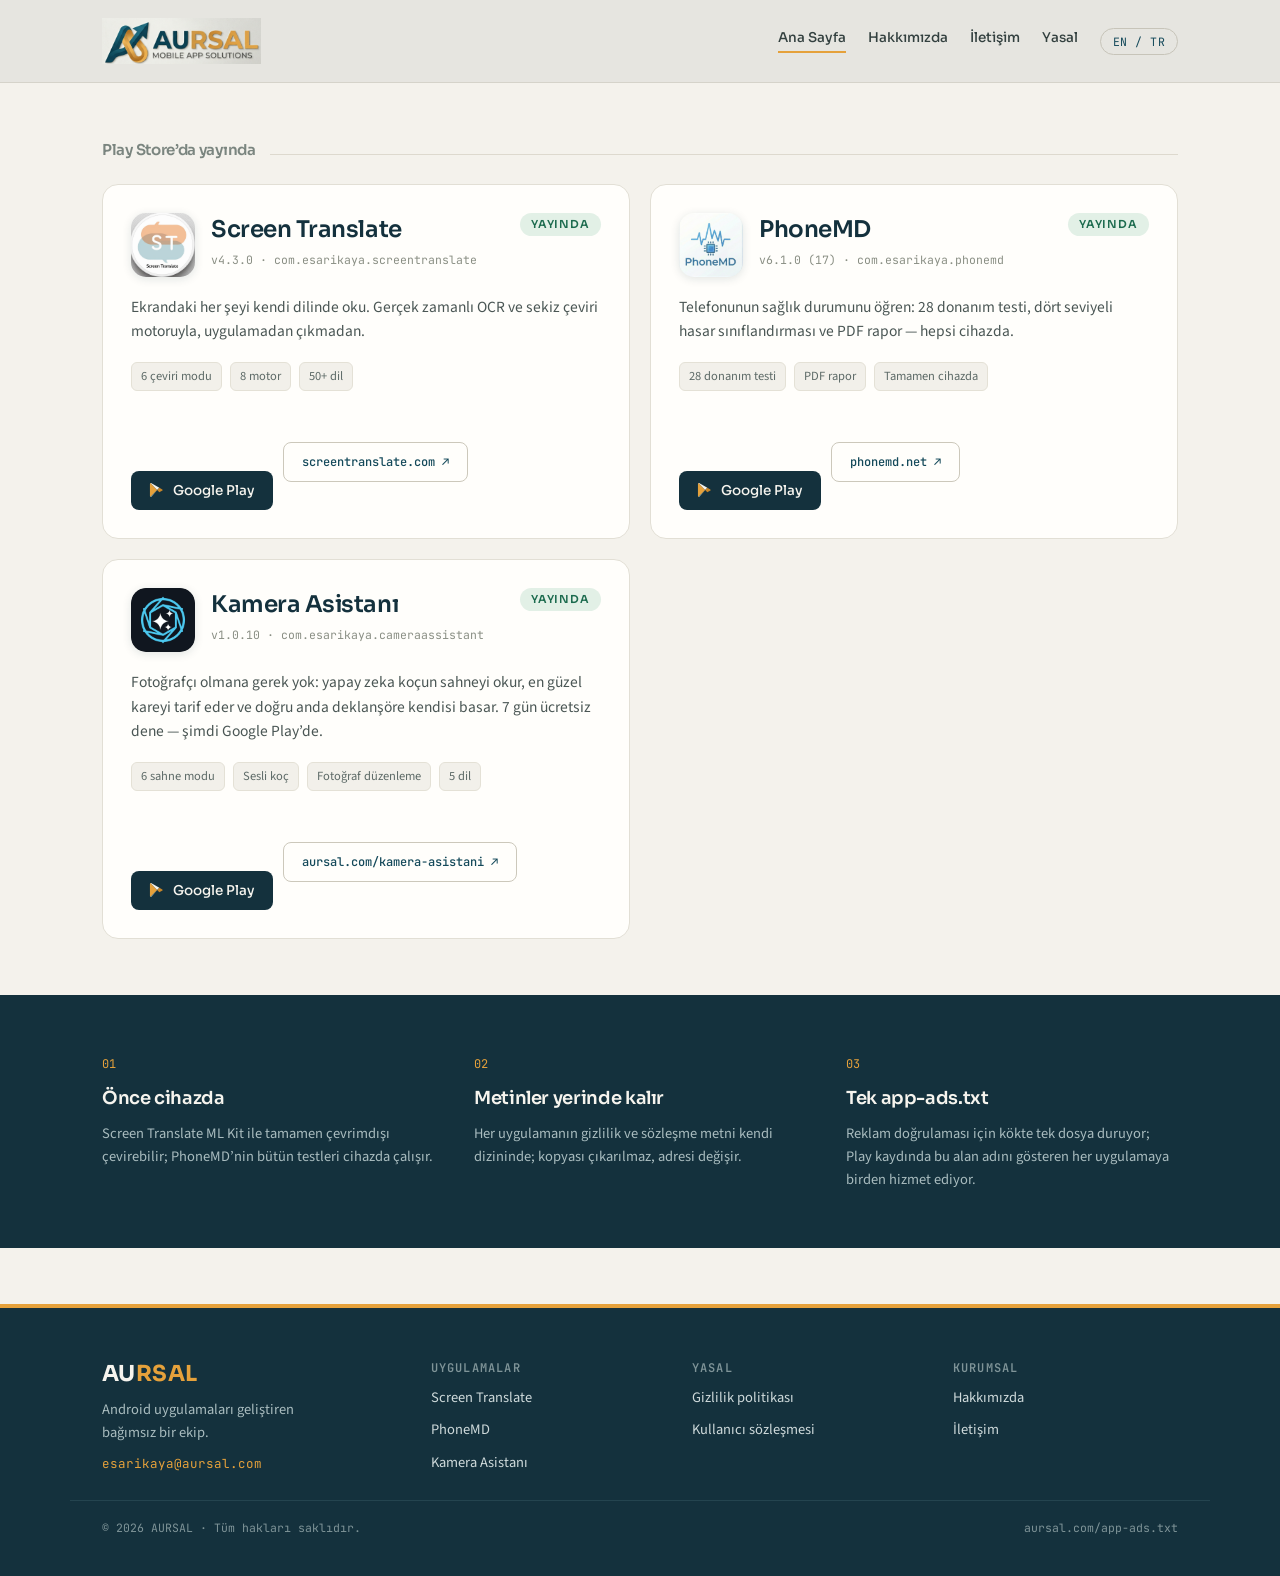
<file: index.html>
<!DOCTYPE html>
<html lang="tr">
<head>
<meta charset="utf-8">
<meta name="viewport" content="width=device-width, initial-scale=1">
<title>AURSAL · AURSAL</title>
<meta name="description" content="AURSAL — Android uygulamaları geliştiren bağımsız bir ekip. Screen Translate, PhoneMD ve Kamera Asistanı Google Play’de.">
<link rel="icon" href="assets/aursal-mark.png">
<link rel="preconnect" href="https://fonts.googleapis.com">
<link rel="preconnect" href="https://fonts.gstatic.com" crossorigin>
<link href="https://fonts.googleapis.com/css2?family=Sora:wght@400;500;600;700&family=Source+Sans+3:wght@400;600&family=JetBrains+Mono:wght@400;500&display=swap" rel="stylesheet">
<link rel="stylesheet" href="style.css">
</head>
<body>
<header>
  <div class="wrap head">
    <a class="brand" href="index.html"><img src="assets/aursal-logo.png" alt="AURSAL"></a>
    <nav>
      <a href="index.html" class="on"><span class="i18n" data-en="Home">Ana Sayfa</span></a>
      <a href="hakkimizda.html"><span class="i18n" data-en="About">Hakkımızda</span></a>
      <a href="iletisim.html"><span class="i18n" data-en="Contact">İletişim</span></a>
      <a href="yasal.html"><span class="i18n" data-en="Legal">Yasal</span></a>
      <button id="lang" type="button">EN / TR</button>
    </nav>
  </div>
</header>
<main>
  <section class="wrap">
    <div class="shead"><h2><span class="i18n" data-en="Live on the Play Store">Play Store’da yayında</span></h2><i></i></div>
    <div class="grid2">
      <article class="card">
        <div class="chead">
          <span class="icon" style="background-image:url(logo.jpg)"></span>
          <span class="ctitle"><h3>Screen Translate</h3><code>v4.3.0 · com.esarikaya.screentranslate</code></span>
          <span class="badge live"><span class="i18n" data-en="Live">Yayında</span></span>
        </div>
        <p><span class="i18n" data-en="Read everything on your screen in your own language — real-time OCR and eight translation engines, without leaving the app.">Ekrandaki her şeyi kendi dilinde oku. Gerçek zamanlı OCR ve sekiz çeviri motoruyla, uygulamadan çıkmadan.</span></p>
        <div class="chips"><span><span class="i18n" data-en="6 modes">6 çeviri modu</span></span><span><span class="i18n" data-en="8 engines">8 motor</span></span><span><span class="i18n" data-en="50+ languages">50+ dil</span></span></div>
        <div class="cta">
          <a class="btn dark" href="https://play.google.com/store/apps/details?id=com.esarikaya.screentranslate" target="_blank" rel="noopener"><svg width="15" height="16" viewBox="0 0 512 512" aria-hidden="true"><path fill="#e5a13b" d="M47 21c-9 5-15 15-15 29v412c0 14 6 24 15 29l232-235z"/><path fill="#f6f4ee" d="M279 256 47 21c3-2 7-3 11-3 8 0 17 3 27 9l268 152z"/><path fill="#c8862a" d="M279 256 353 179l90 51c31 18 31 36 0 54l-90 51z"/><path fill="#8fb8c4" d="M279 256 85 485c-10 6-19 9-27 9-4 0-8-1-11-3z"/></svg><span class="i18n" data-en="Google Play">Google Play</span></a>
          <a class="btn ghost" href="https://screentranslate.com/">screentranslate.com ↗</a>
        </div>
      </article>
      <article class="card">
        <div class="chead">
          <span class="icon" style="background-image:url(assets/icon-phonemd.png)"></span>
          <span class="ctitle"><h3>PhoneMD</h3><code>v6.1.0 (17) · com.esarikaya.phonemd</code></span>
          <span class="badge live"><span class="i18n" data-en="Live">Yayında</span></span>
        </div>
        <p><span class="i18n" data-en="Find out how healthy your phone is: 28 hardware tests, four-level damage classification and a PDF report — all on the device.">Telefonunun sağlık durumunu öğren: 28 donanım testi, dört seviyeli hasar sınıflandırması ve PDF rapor — hepsi cihazda.</span></p>
        <div class="chips"><span><span class="i18n" data-en="28 hardware tests">28 donanım testi</span></span><span><span class="i18n" data-en="PDF report">PDF rapor</span></span><span><span class="i18n" data-en="Fully on-device">Tamamen cihazda</span></span></div>
        <div class="cta">
          <a class="btn dark" href="https://play.google.com/store/apps/details?id=com.esarikaya.phonemd" target="_blank" rel="noopener"><svg width="15" height="16" viewBox="0 0 512 512" aria-hidden="true"><path fill="#e5a13b" d="M47 21c-9 5-15 15-15 29v412c0 14 6 24 15 29l232-235z"/><path fill="#f6f4ee" d="M279 256 47 21c3-2 7-3 11-3 8 0 17 3 27 9l268 152z"/><path fill="#c8862a" d="M279 256 353 179l90 51c31 18 31 36 0 54l-90 51z"/><path fill="#8fb8c4" d="M279 256 85 485c-10 6-19 9-27 9-4 0-8-1-11-3z"/></svg><span class="i18n" data-en="Google Play">Google Play</span></a>
          <a class="btn ghost" href="https://phonemd.net/">phonemd.net ↗</a>
        </div>
      </article>
      <article class="card">
        <div class="chead">
          <span class="icon" style="background-image:url(assets/icon-cameraassistant.webp)"></span>
          <span class="ctitle"><h3>Kamera Asistanı</h3><code>v1.0.10 · com.esarikaya.cameraassistant</code></span>
          <span class="badge live"><span class="i18n" data-en="Live">Yayında</span></span>
        </div>
        <p><span class="i18n" data-en="No photography skills needed: your AI coach reads the scene, shows you the best shot and presses the shutter itself at the right moment. Try it free for 7 days — now on Google Play.">Fotoğrafçı olmana gerek yok: yapay zeka koçun sahneyi okur, en güzel kareyi tarif eder ve doğru anda deklanşöre kendisi basar. 7 gün ücretsiz dene — şimdi Google Play’de.</span></p>
        <div class="chips"><span><span class="i18n" data-en="6 scene modes">6 sahne modu</span></span><span><span class="i18n" data-en="Voice coach">Sesli koç</span></span><span><span class="i18n" data-en="Photo editing">Fotoğraf düzenleme</span></span><span><span class="i18n" data-en="5 languages">5 dil</span></span></div>
        <div class="cta">
          <a class="btn dark" href="https://play.google.com/store/apps/details?id=com.esarikaya.cameraassistant" target="_blank" rel="noopener"><svg width="15" height="16" viewBox="0 0 512 512" aria-hidden="true"><path fill="#e5a13b" d="M47 21c-9 5-15 15-15 29v412c0 14 6 24 15 29l232-235z"/><path fill="#f6f4ee" d="M279 256 47 21c3-2 7-3 11-3 8 0 17 3 27 9l268 152z"/><path fill="#c8862a" d="M279 256 353 179l90 51c31 18 31 36 0 54l-90 51z"/><path fill="#8fb8c4" d="M279 256 85 485c-10 6-19 9-27 9-4 0-8-1-11-3z"/></svg><span class="i18n" data-en="Google Play">Google Play</span></a>
          <a class="btn ghost" href="kamera-asistani/">aursal.com/kamera-asistani ↗</a>
        </div>
      </article>
    </div>
  </section>

  <section class="dark">
    <div class="wrap grid3">
      <div><span class="no">01</span><h3><span class="i18n" data-en="On-device first">Önce cihazda</span></h3><p><span class="i18n" data-en="Screen Translate can translate fully offline with ML Kit; every PhoneMD test runs on the device.">Screen Translate ML Kit ile tamamen çevrimdışı çevirebilir; PhoneMD’nin bütün testleri cihazda çalışır.</span></p></div>
      <div><span class="no">02</span><h3><span class="i18n" data-en="Texts stay put">Metinler yerinde kalır</span></h3><p><span class="i18n" data-en="Each app keeps its privacy policy and terms in its own directory — no copies, just a new address.">Her uygulamanın gizlilik ve sözleşme metni kendi dizininde; kopyası çıkarılmaz, adresi değişir.</span></p></div>
      <div><span class="no">03</span><h3><span class="i18n" data-en="One app-ads.txt">Tek app-ads.txt</span></h3><p><span class="i18n" data-en="A single file at the root verifies every app whose Play listing points at this domain.">Reklam doğrulaması için kökte tek dosya duruyor; Play kaydında bu alan adını gösteren her uygulamaya birden hizmet ediyor.</span></p></div>
    </div>
  </section>
</main>
<footer>
  <div class="wrap fcols">
    <div>
      <span class="wordmark">AU<em>RSAL</em></span>
      <p><span class="i18n" data-en="An independent team building Android apps.">Android uygulamaları geliştiren bağımsız bir ekip.</span></p>
      <a class="mail" href="mailto:esarikaya@aursal.com">esarikaya@aursal.com</a>
    </div>
    <div>
      <h4><span class="i18n" data-en="Apps">Uygulamalar</span></h4>
      <a href="https://screentranslate.com/">Screen Translate</a>
      <a href="https://phonemd.net/">PhoneMD</a>
      <a href="kamera-asistani/">Kamera Asistanı</a>
    </div>
    <div>
      <h4><span class="i18n" data-en="Legal">Yasal</span></h4>
      <a href="yasal.html"><span class="i18n" data-en="Privacy policy">Gizlilik politikası</span></a>
      <a href="yasal.html"><span class="i18n" data-en="Terms of use">Kullanıcı sözleşmesi</span></a>
    </div>
    <div>
      <h4><span class="i18n" data-en="Company">Kurumsal</span></h4>
      <a href="hakkimizda.html"><span class="i18n" data-en="About">Hakkımızda</span></a>
      <a href="iletisim.html"><span class="i18n" data-en="Contact">İletişim</span></a>
    </div>
  </div>
  <div class="wrap fbot">
    <span>© 2026 AURSAL · <span class="i18n" data-en="All rights reserved.">Tüm hakları saklıdır.</span></span>
    <code>aursal.com/app-ads.txt</code>
  </div>
</footer>
<script src="site.js"></script>
</body>
</html>
</file>
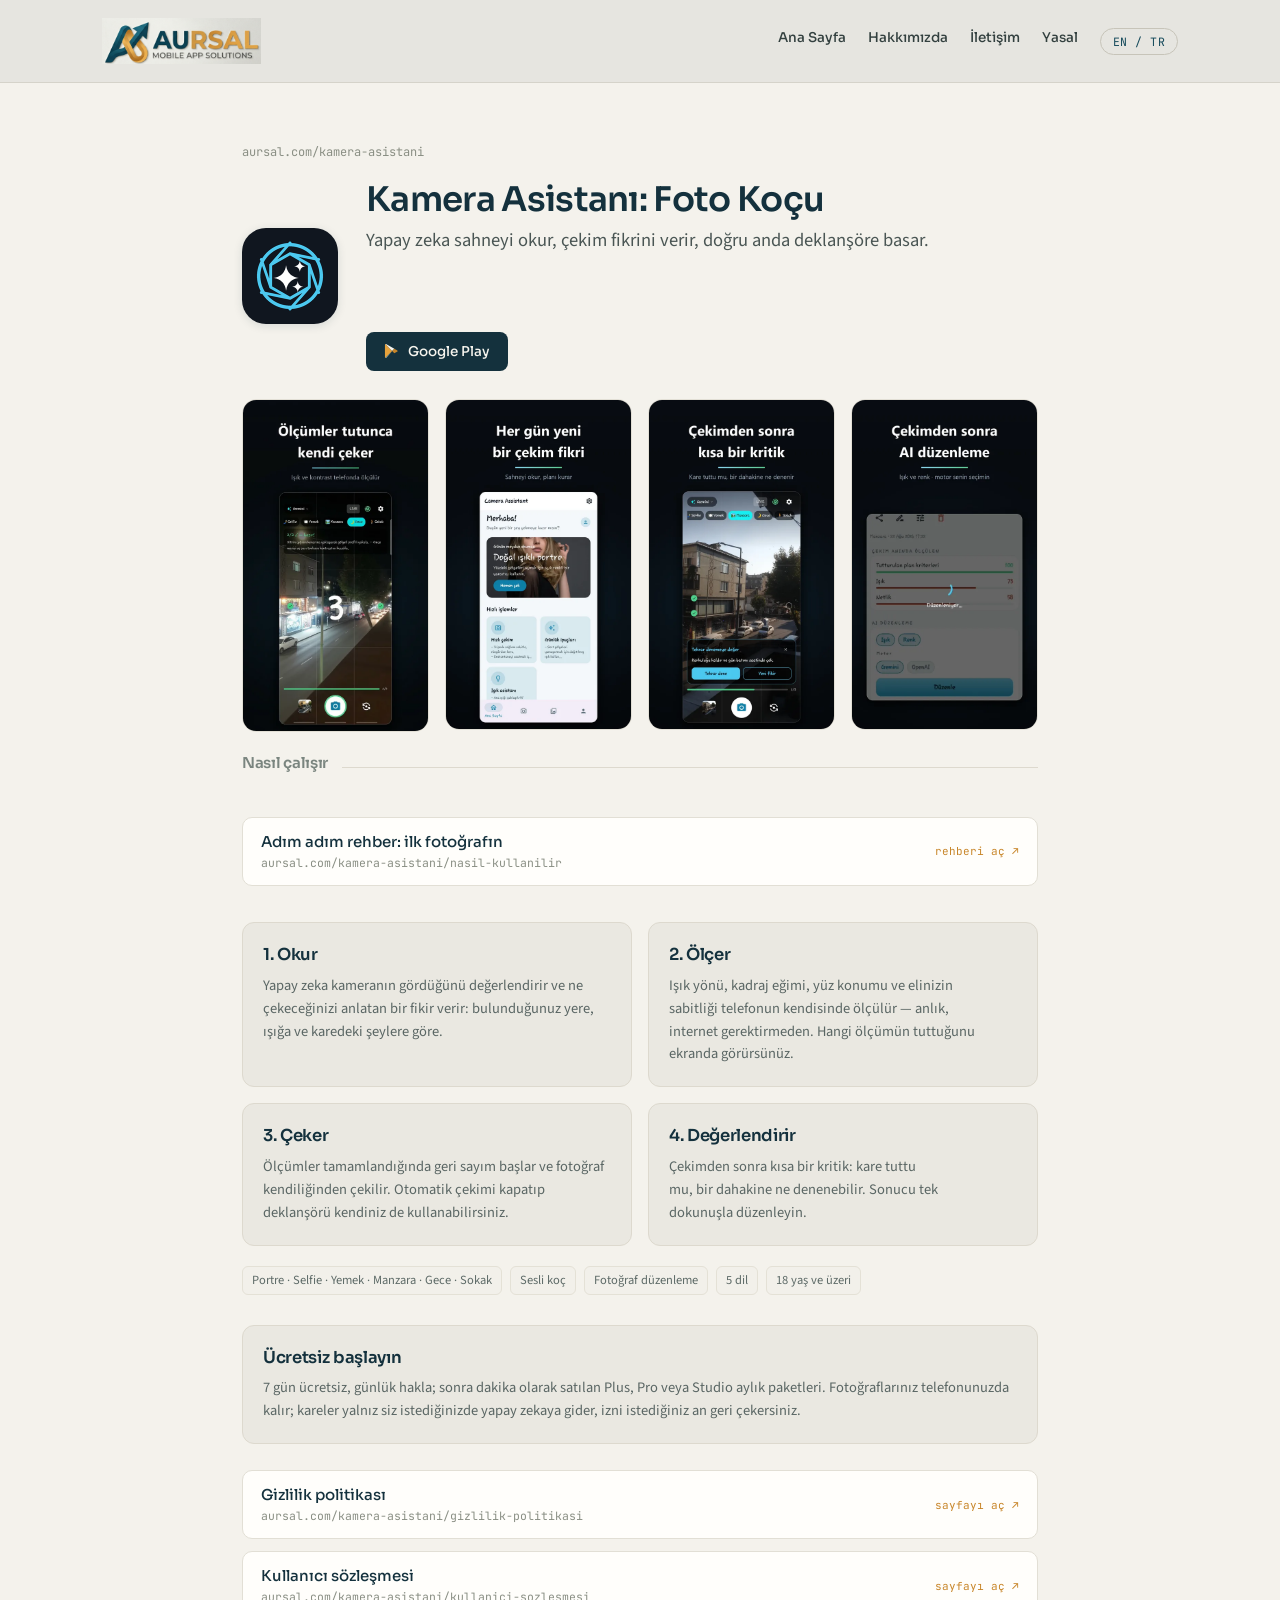
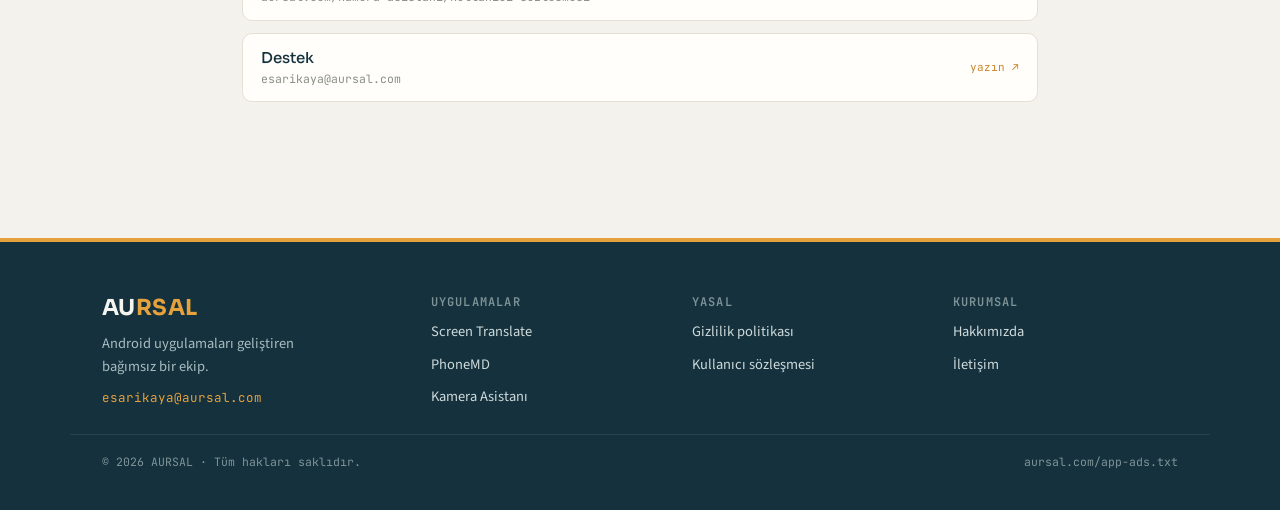
<file: kamera-asistani/index.html>
<!DOCTYPE html>
<html lang="tr">
<head>
<meta charset="utf-8">
<meta name="viewport" content="width=device-width, initial-scale=1">
<title>Kamera Asistanı: Foto Koçu · AURSAL</title>
<meta name="description" content="Kamera Asistanı — yapay zeka sahneyi okur, çekim fikrini verir, doğru anda deklanşöre basar. Android için fotoğraf koçu.">
<link rel="icon" href="../assets/icon-cameraassistant.webp">
<link rel="preconnect" href="https://fonts.googleapis.com">
<link rel="preconnect" href="https://fonts.gstatic.com" crossorigin>
<link href="https://fonts.googleapis.com/css2?family=Sora:wght@400;500;600;700&family=Source+Sans+3:wght@400;600&family=JetBrains+Mono:wght@400;500&display=swap" rel="stylesheet">
<link rel="stylesheet" href="../style.css">
<style>
  .shots{display:grid;grid-template-columns:repeat(4,1fr);gap:16px;margin-top:8px}
  .shots img{width:100%;height:auto;border-radius:14px;border:1px solid #e2dfd5;background:#fffefb}
  .steps{display:grid;grid-template-columns:repeat(2,1fr);gap:16px}
  .hero{display:flex;gap:28px;align-items:center}
  .hero .icon.big{width:96px;height:96px;border-radius:24px;background-size:cover;flex:none}
  .hero h1{font-size:34px;font-weight:600;line-height:1.1;margin-bottom:8px}
  .hero .cta{margin-top:14px}
  @media (max-width:760px){.shots{grid-template-columns:repeat(2,1fr)}.steps{grid-template-columns:1fr}.hero{flex-direction:column;align-items:flex-start}}
</style>
</head>
<body>
<header>
  <div class="wrap head">
    <a class="brand" href="../index.html"><img src="../assets/aursal-logo.png" alt="AURSAL"></a>
    <nav>
      <a href="../index.html"><span class="i18n" data-en="Home">Ana Sayfa</span></a>
      <a href="../hakkimizda.html"><span class="i18n" data-en="About">Hakkımızda</span></a>
      <a href="../iletisim.html"><span class="i18n" data-en="Contact">İletişim</span></a>
      <a href="../yasal.html"><span class="i18n" data-en="Legal">Yasal</span></a>
      <button id="lang" type="button">EN / TR</button>
    </nav>
  </div>
</header>
<main>
  <section class="wrap narrow">
    <code class="path">aursal.com/kamera-asistani</code>
    <div class="hero">
      <span class="icon big" style="background-image:url(../assets/icon-cameraassistant.webp)"></span>
      <div>
        <h1><span class="i18n" data-en="Camera Assistant: Photo Coach">Kamera Asistanı: Foto Koçu</span></h1>
        <p class="lead"><span class="i18n" data-en="AI reads the scene, gives you a shot idea, and fires the shutter at the right moment.">Yapay zeka sahneyi okur, çekim fikrini verir, doğru anda deklanşöre basar.</span></p>
        <div class="cta">
          <a class="btn dark" href="https://play.google.com/store/apps/details?id=com.esarikaya.cameraassistant" target="_blank" rel="noopener"><svg width="15" height="16" viewBox="0 0 512 512" aria-hidden="true"><path fill="#e5a13b" d="M47 21c-9 5-15 15-15 29v412c0 14 6 24 15 29l232-235z"/><path fill="#f6f4ee" d="M279 256 47 21c3-2 7-3 11-3 8 0 17 3 27 9l268 152z"/><path fill="#c8862a" d="M279 256 353 179l90 51c31 18 31 36 0 54l-90 51z"/><path fill="#8fb8c4" d="M279 256 85 485c-10 6-19 9-27 9-4 0-8-1-11-3z"/></svg><span class="i18n" data-en="Google Play">Google Play</span></a>
        </div>
      </div>
    </div>

    <div class="shots">
      <img src="img/1-gerisayim.webp" alt="" loading="lazy">
      <img src="img/2-anasayfa.webp" alt="" loading="lazy">
      <img src="img/3-kritik.webp" alt="" loading="lazy">
      <img src="img/4-duzenleme.webp" alt="" loading="lazy">
    </div>

    <div class="shead"><h2><span class="i18n" data-en="How it works">Nasıl çalışır</span></h2><i></i></div>
    <a class="doc" href="nasil-kullanilir.html" style="margin-bottom:16px"><span><strong><span class="i18n" data-en="Step-by-step guide: your first photo">Adım adım rehber: ilk fotoğrafın</span></strong><code>aursal.com/kamera-asistani/nasil-kullanilir</code></span><span class="go"><span class="i18n" data-en="open guide ↗">rehberi aç ↗</span></span></a>
    <div class="steps">
      <div class="tile"><h3><span class="i18n" data-en="1. It reads">1. Okur</span></h3><p><span class="i18n" data-en="The AI looks at what the camera sees and gives you an idea of what to shoot — based on where you are, the light you have and what is in front of you.">Yapay zeka kameranın gördüğünü değerlendirir ve ne çekeceğinizi anlatan bir fikir verir: bulunduğunuz yere, ışığa ve karedeki şeylere göre.</span></p></div>
      <div class="tile"><h3><span class="i18n" data-en="2. It measures">2. Ölçer</span></h3><p><span class="i18n" data-en="Light direction, framing tilt, face position and how steady your hand is are measured on the phone itself — instant, no connection needed. You watch the checks turn green.">Işık yönü, kadraj eğimi, yüz konumu ve elinizin sabitliği telefonun kendisinde ölçülür — anlık, internet gerektirmeden. Hangi ölçümün tuttuğunu ekranda görürsünüz.</span></p></div>
      <div class="tile"><h3><span class="i18n" data-en="3. It shoots">3. Çeker</span></h3><p><span class="i18n" data-en="When every measurement is met, a countdown starts and the photo is taken by itself. Switch auto-capture off and use the shutter yourself whenever you like.">Ölçümler tamamlandığında geri sayım başlar ve fotoğraf kendiliğinden çekilir. Otomatik çekimi kapatıp deklanşörü kendiniz de kullanabilirsiniz.</span></p></div>
      <div class="tile"><h3><span class="i18n" data-en="4. It reviews">4. Değerlendirir</span></h3><p><span class="i18n" data-en="A short critique after the shot: whether the frame worked, and what is worth trying next time. Then edit the result with a tap.">Çekimden sonra kısa bir kritik: kare tuttu mu, bir dahakine ne denenebilir. Sonucu tek dokunuşla düzenleyin.</span></p></div>
    </div>

    <div class="chips"><span><span class="i18n" data-en="Portrait · Selfie · Food · Landscape · Night · Street">Portre · Selfie · Yemek · Manzara · Gece · Sokak</span></span><span><span class="i18n" data-en="Voice coach">Sesli koç</span></span><span><span class="i18n" data-en="Photo editing">Fotoğraf düzenleme</span></span><span><span class="i18n" data-en="5 languages">5 dil</span></span><span><span class="i18n" data-en="Ages 18+">18 yaş ve üzeri</span></span></div>

    <div class="tile note">
      <h3><span class="i18n" data-en="Free to start">Ücretsiz başlayın</span></h3>
      <p><span class="i18n" data-en="7 days free with a daily allowance; then Plus, Pro or Studio monthly plans sold in coaching minutes, not model names. Your photos stay on your phone; frames go to the AI only when you ask, and you can withdraw that permission at any time.">7 gün ücretsiz, günlük hakla; sonra dakika olarak satılan Plus, Pro veya Studio aylık paketleri. Fotoğraflarınız telefonunuzda kalır; kareler yalnız siz istediğinizde yapay zekaya gider, izni istediğiniz an geri çekersiniz.</span></p>
    </div>

    <div class="lgroup">
      <a class="doc" href="gizlilik-politikasi.html"><span><strong><span class="i18n" data-en="Privacy policy">Gizlilik politikası</span></strong><code>aursal.com/kamera-asistani/gizlilik-politikasi</code></span><span class="go"><span class="i18n" data-en="open page ↗">sayfayı aç ↗</span></span></a>
      <a class="doc" href="kullanici-sozlesmesi.html"><span><strong><span class="i18n" data-en="Terms of use">Kullanıcı sözleşmesi</span></strong><code>aursal.com/kamera-asistani/kullanici-sozlesmesi</code></span><span class="go"><span class="i18n" data-en="open page ↗">sayfayı aç ↗</span></span></a>
      <a class="doc" href="mailto:esarikaya@aursal.com"><span><strong><span class="i18n" data-en="Support">Destek</span></strong><code>esarikaya@aursal.com</code></span><span class="go"><span class="i18n" data-en="write ↗">yazın ↗</span></span></a>
    </div>
  </section>
</main>
<footer>
  <div class="wrap fcols">
    <div>
      <span class="wordmark">AU<em>RSAL</em></span>
      <p><span class="i18n" data-en="An independent team building Android apps.">Android uygulamaları geliştiren bağımsız bir ekip.</span></p>
      <a class="mail" href="mailto:esarikaya@aursal.com">esarikaya@aursal.com</a>
    </div>
    <div>
      <h4><span class="i18n" data-en="Apps">Uygulamalar</span></h4>
      <a href="https://screentranslate.com/">Screen Translate</a>
      <a href="https://phonemd.net/">PhoneMD</a>
      <a href="index.html">Kamera Asistanı</a>
    </div>
    <div>
      <h4><span class="i18n" data-en="Legal">Yasal</span></h4>
      <a href="../yasal.html"><span class="i18n" data-en="Privacy policy">Gizlilik politikası</span></a>
      <a href="../yasal.html"><span class="i18n" data-en="Terms of use">Kullanıcı sözleşmesi</span></a>
    </div>
    <div>
      <h4><span class="i18n" data-en="Company">Kurumsal</span></h4>
      <a href="../hakkimizda.html"><span class="i18n" data-en="About">Hakkımızda</span></a>
      <a href="../iletisim.html"><span class="i18n" data-en="Contact">İletişim</span></a>
    </div>
  </div>
  <div class="wrap fbot">
    <span>© 2026 AURSAL · <span class="i18n" data-en="All rights reserved.">Tüm hakları saklıdır.</span></span>
    <code>aursal.com/app-ads.txt</code>
  </div>
</footer>
<script src="../site.js"></script>
</body>
</html>
</file>
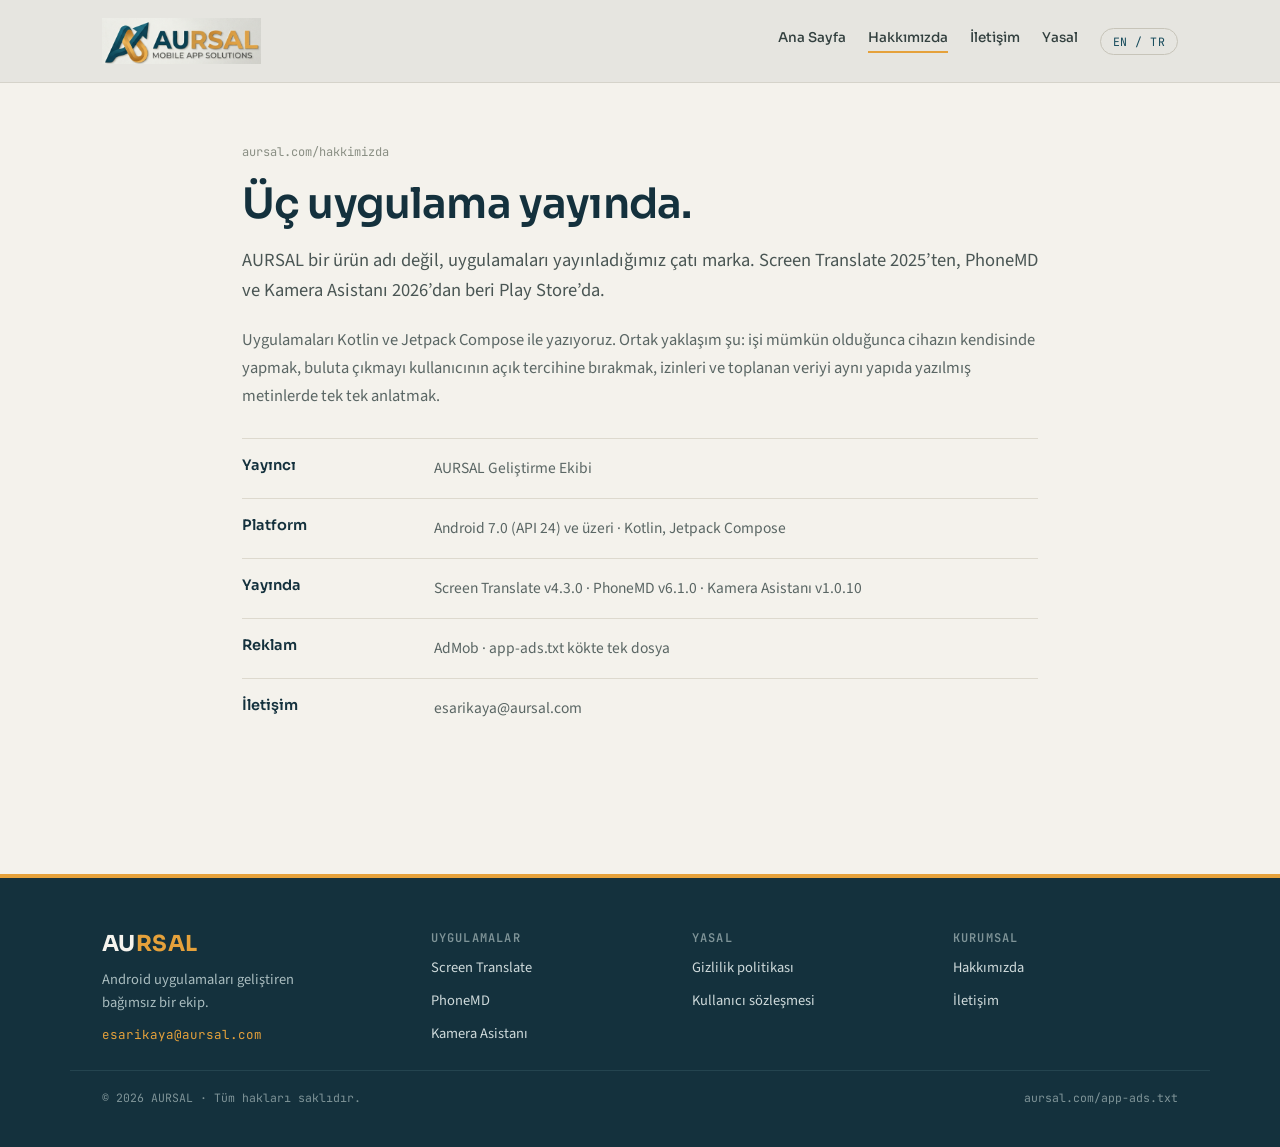
<file: hakkimizda.html>
<!DOCTYPE html>
<html lang="tr">
<head>
<meta charset="utf-8">
<meta name="viewport" content="width=device-width, initial-scale=1">
<title>Hakkımızda · AURSAL</title>
<meta name="description" content="AURSAL — Android uygulamaları geliştiren bağımsız bir ekip. Screen Translate, PhoneMD ve Kamera Asistanı Google Play’de yayında.">
<link rel="icon" href="assets/aursal-mark.png">
<link rel="preconnect" href="https://fonts.googleapis.com">
<link rel="preconnect" href="https://fonts.gstatic.com" crossorigin>
<link href="https://fonts.googleapis.com/css2?family=Sora:wght@400;500;600;700&family=Source+Sans+3:wght@400;600&family=JetBrains+Mono:wght@400;500&display=swap" rel="stylesheet">
<link rel="stylesheet" href="style.css">
</head>
<body>
<header>
  <div class="wrap head">
    <a class="brand" href="index.html"><img src="assets/aursal-logo.png" alt="AURSAL"></a>
    <nav>
      <a href="index.html"><span class="i18n" data-en="Home">Ana Sayfa</span></a>
      <a href="hakkimizda.html" class="on"><span class="i18n" data-en="About">Hakkımızda</span></a>
      <a href="iletisim.html"><span class="i18n" data-en="Contact">İletişim</span></a>
      <a href="yasal.html"><span class="i18n" data-en="Legal">Yasal</span></a>
      <button id="lang" type="button">EN / TR</button>
    </nav>
  </div>
</header>
<main>
  <section class="wrap narrow">
    <code class="path">aursal.com/hakkimizda</code>
    <h1><span class="i18n" data-en="Three apps live.">Üç uygulama yayında.</span></h1>
    <p class="lead"><span class="i18n" data-en="AURSAL is not a product name but the umbrella we publish under. Screen Translate has been on Play since 2025, PhoneMD and Camera Assistant since 2026.">AURSAL bir ürün adı değil, uygulamaları yayınladığımız çatı marka. Screen Translate 2025’ten, PhoneMD ve Kamera Asistanı 2026’dan beri Play Store’da.</span></p>
    <p class="body"><span class="i18n" data-en="We build with Kotlin and Jetpack Compose. The shared approach: do the work on the device where possible, make going to the cloud an explicit choice, and spell out permissions and collected data in texts written to one structure.">Uygulamaları Kotlin ve Jetpack Compose ile yazıyoruz. Ortak yaklaşım şu: işi mümkün olduğunca cihazın kendisinde yapmak, buluta çıkmayı kullanıcının açık tercihine bırakmak, izinleri ve toplanan veriyi aynı yapıda yazılmış metinlerde tek tek anlatmak.</span></p>
    <dl class="rows">
      <div><dt><span class="i18n" data-en="Publisher">Yayıncı</span></dt><dd><span class="i18n" data-en="AURSAL Development Team">AURSAL Geliştirme Ekibi</span></dd></div>
      <div><dt><span class="i18n" data-en="Platform">Platform</span></dt><dd><span class="i18n" data-en="Android 7.0 (API 24) and up · Kotlin, Jetpack Compose">Android 7.0 (API 24) ve üzeri · Kotlin, Jetpack Compose</span></dd></div>
      <div><dt><span class="i18n" data-en="Live">Yayında</span></dt><dd><span class="i18n" data-en="Screen Translate v4.3.0 · PhoneMD v6.1.0 · Camera Assistant v1.0.10">Screen Translate v4.3.0 · PhoneMD v6.1.0 · Kamera Asistanı v1.0.10</span></dd></div>
      <div><dt><span class="i18n" data-en="Advertising">Reklam</span></dt><dd><span class="i18n" data-en="AdMob · one app-ads.txt at the root">AdMob · app-ads.txt kökte tek dosya</span></dd></div>
      <div><dt><span class="i18n" data-en="Contact">İletişim</span></dt><dd><span class="i18n" data-en="esarikaya@aursal.com">esarikaya@aursal.com</span></dd></div>
    </dl>
  </section>
</main>
<footer>
  <div class="wrap fcols">
    <div>
      <span class="wordmark">AU<em>RSAL</em></span>
      <p><span class="i18n" data-en="An independent team building Android apps.">Android uygulamaları geliştiren bağımsız bir ekip.</span></p>
      <a class="mail" href="mailto:esarikaya@aursal.com">esarikaya@aursal.com</a>
    </div>
    <div>
      <h4><span class="i18n" data-en="Apps">Uygulamalar</span></h4>
      <a href="https://screentranslate.com/">Screen Translate</a>
      <a href="https://phonemd.net/">PhoneMD</a>
      <a href="kamera-asistani/">Kamera Asistanı</a>
    </div>
    <div>
      <h4><span class="i18n" data-en="Legal">Yasal</span></h4>
      <a href="yasal.html"><span class="i18n" data-en="Privacy policy">Gizlilik politikası</span></a>
      <a href="yasal.html"><span class="i18n" data-en="Terms of use">Kullanıcı sözleşmesi</span></a>
    </div>
    <div>
      <h4><span class="i18n" data-en="Company">Kurumsal</span></h4>
      <a href="hakkimizda.html"><span class="i18n" data-en="About">Hakkımızda</span></a>
      <a href="iletisim.html"><span class="i18n" data-en="Contact">İletişim</span></a>
    </div>
  </div>
  <div class="wrap fbot">
    <span>© 2026 AURSAL · <span class="i18n" data-en="All rights reserved.">Tüm hakları saklıdır.</span></span>
    <code>aursal.com/app-ads.txt</code>
  </div>
</footer>
<script src="site.js"></script>
</body>
</html>
</file>
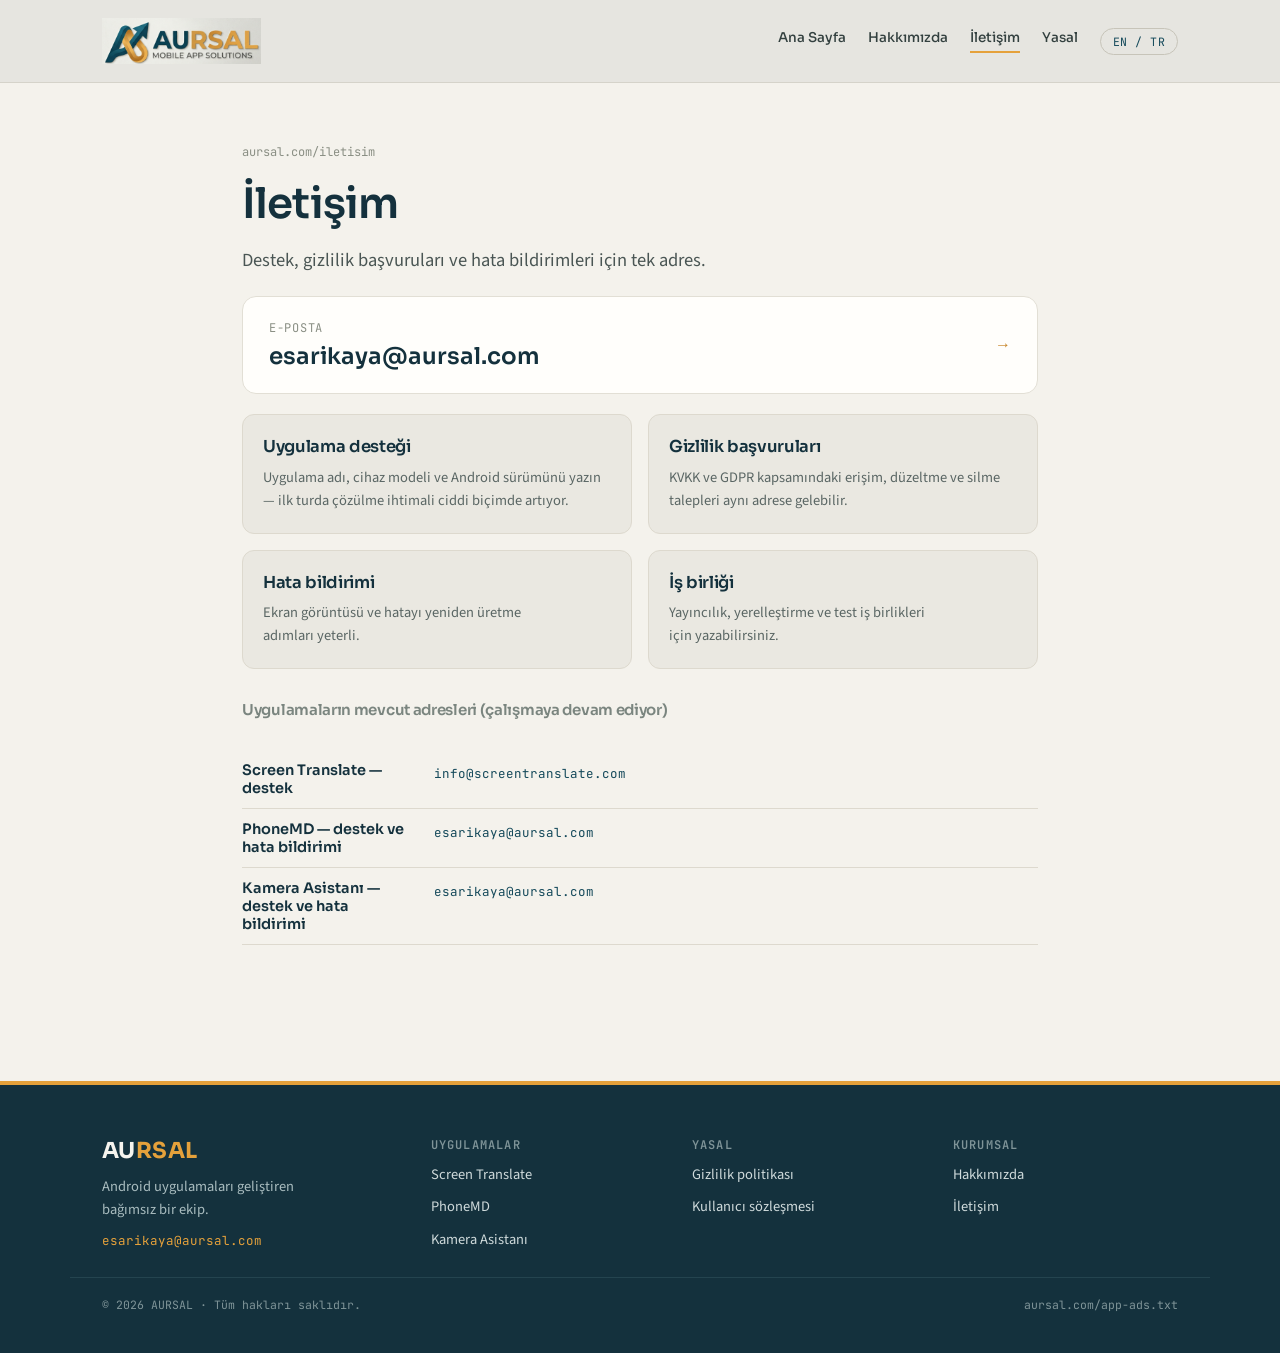
<file: iletisim.html>
<!DOCTYPE html>
<html lang="tr">
<head>
<meta charset="utf-8">
<meta name="viewport" content="width=device-width, initial-scale=1">
<title>İletişim · AURSAL</title>
<meta name="description" content="AURSAL — Android uygulamaları geliştiren bağımsız bir ekip. Screen Translate, PhoneMD ve Kamera Asistanı Google Play’de yayında.">
<link rel="icon" href="assets/aursal-mark.png">
<link rel="preconnect" href="https://fonts.googleapis.com">
<link rel="preconnect" href="https://fonts.gstatic.com" crossorigin>
<link href="https://fonts.googleapis.com/css2?family=Sora:wght@400;500;600;700&family=Source+Sans+3:wght@400;600&family=JetBrains+Mono:wght@400;500&display=swap" rel="stylesheet">
<link rel="stylesheet" href="style.css">
</head>
<body>
<header>
  <div class="wrap head">
    <a class="brand" href="index.html"><img src="assets/aursal-logo.png" alt="AURSAL"></a>
    <nav>
      <a href="index.html"><span class="i18n" data-en="Home">Ana Sayfa</span></a>
      <a href="hakkimizda.html"><span class="i18n" data-en="About">Hakkımızda</span></a>
      <a href="iletisim.html" class="on"><span class="i18n" data-en="Contact">İletişim</span></a>
      <a href="yasal.html"><span class="i18n" data-en="Legal">Yasal</span></a>
      <button id="lang" type="button">EN / TR</button>
    </nav>
  </div>
</header>
<main>
  <section class="wrap narrow">
    <code class="path">aursal.com/iletisim</code>
    <h1><span class="i18n" data-en="Contact">İletişim</span></h1>
    <p class="lead"><span class="i18n" data-en="One address for support, privacy requests and bug reports.">Destek, gizlilik başvuruları ve hata bildirimleri için tek adres.</span></p>
    <a class="mailcard" href="mailto:esarikaya@aursal.com">
      <span><code><span class="i18n" data-en="Email">E-posta</span></code><strong>esarikaya@aursal.com</strong></span>
      <span class="arrow">→</span>
    </a>
    <div class="grid2 tight">
      <div class="tile"><h3><span class="i18n" data-en="App support">Uygulama desteği</span></h3><p><span class="i18n" data-en="Send the app name, device model and Android version — it usually settles the issue in one round.">Uygulama adı, cihaz modeli ve Android sürümünü yazın — ilk turda çözülme ihtimali ciddi biçimde artıyor.</span></p></div>
      <div class="tile"><h3><span class="i18n" data-en="Privacy requests">Gizlilik başvuruları</span></h3><p><span class="i18n" data-en="Access, correction and deletion requests under GDPR and KVKK come to the same address.">KVKK ve GDPR kapsamındaki erişim, düzeltme ve silme talepleri aynı adrese gelebilir.</span></p></div>
      <div class="tile"><h3><span class="i18n" data-en="Bug reports">Hata bildirimi</span></h3><p><span class="i18n" data-en="A screenshot and the steps to reproduce are enough.">Ekran görüntüsü ve hatayı yeniden üretme adımları yeterli.</span></p></div>
      <div class="tile"><h3><span class="i18n" data-en="Partnerships">İş birliği</span></h3><p><span class="i18n" data-en="Publishing, localisation and testing collaborations are welcome.">Yayıncılık, yerelleştirme ve test iş birlikleri için yazabilirsiniz.</span></p></div>
    </div>
    <h2 class="sub"><span class="i18n" data-en="Existing app addresses (still working)">Uygulamaların mevcut adresleri (çalışmaya devam ediyor)</span></h2>
    <dl class="rows compact">
      <div><dt><span class="i18n" data-en="Screen Translate — support">Screen Translate — destek</span></dt><dd><code>info@screentranslate.com</code></dd></div>
      <div><dt><span class="i18n" data-en="PhoneMD — support and bug reports">PhoneMD — destek ve hata bildirimi</span></dt><dd><code>esarikaya@aursal.com</code></dd></div>
      <div><dt><span class="i18n" data-en="Camera Assistant — support and bug reports">Kamera Asistanı — destek ve hata bildirimi</span></dt><dd><code>esarikaya@aursal.com</code></dd></div>
    </dl>
  </section>
</main>
<footer>
  <div class="wrap fcols">
    <div>
      <span class="wordmark">AU<em>RSAL</em></span>
      <p><span class="i18n" data-en="An independent team building Android apps.">Android uygulamaları geliştiren bağımsız bir ekip.</span></p>
      <a class="mail" href="mailto:esarikaya@aursal.com">esarikaya@aursal.com</a>
    </div>
    <div>
      <h4><span class="i18n" data-en="Apps">Uygulamalar</span></h4>
      <a href="https://screentranslate.com/">Screen Translate</a>
      <a href="https://phonemd.net/">PhoneMD</a>
      <a href="kamera-asistani/">Kamera Asistanı</a>
    </div>
    <div>
      <h4><span class="i18n" data-en="Legal">Yasal</span></h4>
      <a href="yasal.html"><span class="i18n" data-en="Privacy policy">Gizlilik politikası</span></a>
      <a href="yasal.html"><span class="i18n" data-en="Terms of use">Kullanıcı sözleşmesi</span></a>
    </div>
    <div>
      <h4><span class="i18n" data-en="Company">Kurumsal</span></h4>
      <a href="hakkimizda.html"><span class="i18n" data-en="About">Hakkımızda</span></a>
      <a href="iletisim.html"><span class="i18n" data-en="Contact">İletişim</span></a>
    </div>
  </div>
  <div class="wrap fbot">
    <span>© 2026 AURSAL · <span class="i18n" data-en="All rights reserved.">Tüm hakları saklıdır.</span></span>
    <code>aursal.com/app-ads.txt</code>
  </div>
</footer>
<script src="site.js"></script>
</body>
</html>
</file>
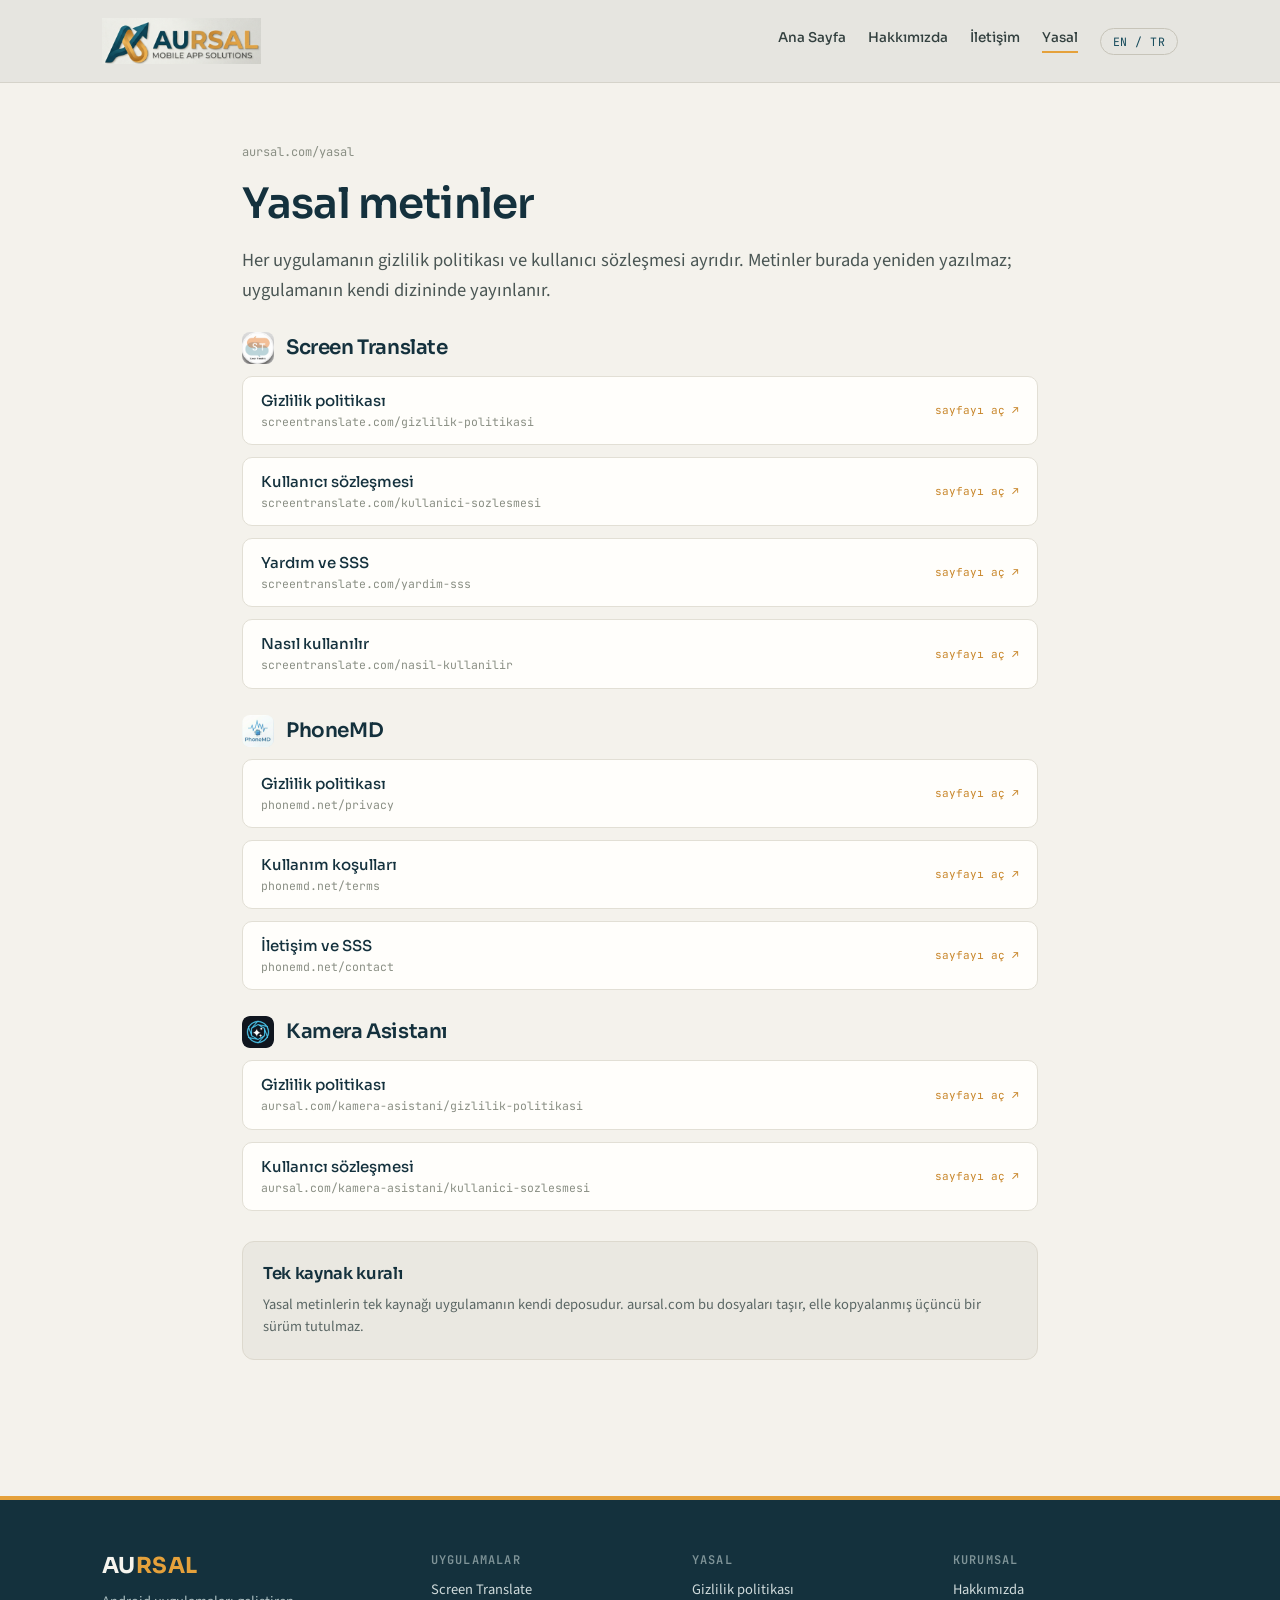
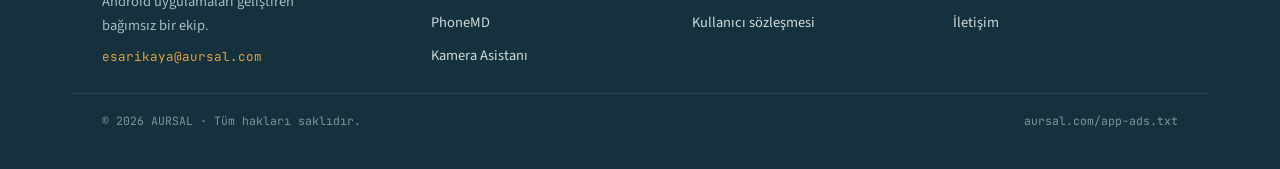
<file: yasal.html>
<!DOCTYPE html>
<html lang="tr">
<head>
<meta charset="utf-8">
<meta name="viewport" content="width=device-width, initial-scale=1">
<title>Yasal metinler · AURSAL</title>
<meta name="description" content="AURSAL — Android uygulamaları geliştiren bağımsız bir ekip. Screen Translate, PhoneMD ve Kamera Asistanı Google Play’de yayında.">
<link rel="icon" href="assets/aursal-mark.png">
<link rel="preconnect" href="https://fonts.googleapis.com">
<link rel="preconnect" href="https://fonts.gstatic.com" crossorigin>
<link href="https://fonts.googleapis.com/css2?family=Sora:wght@400;500;600;700&family=Source+Sans+3:wght@400;600&family=JetBrains+Mono:wght@400;500&display=swap" rel="stylesheet">
<link rel="stylesheet" href="style.css">
</head>
<body>
<header>
  <div class="wrap head">
    <a class="brand" href="index.html"><img src="assets/aursal-logo.png" alt="AURSAL"></a>
    <nav>
      <a href="index.html"><span class="i18n" data-en="Home">Ana Sayfa</span></a>
      <a href="hakkimizda.html"><span class="i18n" data-en="About">Hakkımızda</span></a>
      <a href="iletisim.html"><span class="i18n" data-en="Contact">İletişim</span></a>
      <a href="yasal.html" class="on"><span class="i18n" data-en="Legal">Yasal</span></a>
      <button id="lang" type="button">EN / TR</button>
    </nav>
  </div>
</header>
<main>
  <section class="wrap narrow">
    <code class="path">aursal.com/yasal</code>
    <h1><span class="i18n" data-en="Legal documents">Yasal metinler</span></h1>
    <p class="lead"><span class="i18n" data-en="Each app has its own privacy policy and terms of use. Nothing is rewritten here — the documents are published inside the app’s own directory.">Her uygulamanın gizlilik politikası ve kullanıcı sözleşmesi ayrıdır. Metinler burada yeniden yazılmaz; uygulamanın kendi dizininde yayınlanır.</span></p>
    <div class="lgroup">
      <div class="lhead"><span class="icon xs" style="background-image:url(logo.jpg)"></span><h2>Screen Translate</h2></div>
      <a class="doc" href="https://screentranslate.com/gizlilik-politikasi.html"><span><strong><span class="i18n" data-en="Privacy policy">Gizlilik politikası</span></strong><code>screentranslate.com/gizlilik-politikasi</code></span><span class="go"><span class="i18n" data-en="open page ↗">sayfayı aç ↗</span></span></a>
      <a class="doc" href="https://screentranslate.com/kullanici-sozlesmesi.html"><span><strong><span class="i18n" data-en="Terms of use">Kullanıcı sözleşmesi</span></strong><code>screentranslate.com/kullanici-sozlesmesi</code></span><span class="go"><span class="i18n" data-en="open page ↗">sayfayı aç ↗</span></span></a>
      <a class="doc" href="https://screentranslate.com/yardim-sss.html"><span><strong><span class="i18n" data-en="Help & FAQ">Yardım ve SSS</span></strong><code>screentranslate.com/yardim-sss</code></span><span class="go"><span class="i18n" data-en="open page ↗">sayfayı aç ↗</span></span></a>
      <a class="doc" href="https://screentranslate.com/nasil-kullanilir.html"><span><strong><span class="i18n" data-en="How to use">Nasıl kullanılır</span></strong><code>screentranslate.com/nasil-kullanilir</code></span><span class="go"><span class="i18n" data-en="open page ↗">sayfayı aç ↗</span></span></a>
    </div>
    <div class="lgroup">
      <div class="lhead"><span class="icon xs" style="background-image:url(assets/icon-phonemd.png)"></span><h2>PhoneMD</h2></div>
      <a class="doc" href="https://phonemd.net/privacy.html"><span><strong><span class="i18n" data-en="Privacy policy">Gizlilik politikası</span></strong><code>phonemd.net/privacy</code></span><span class="go"><span class="i18n" data-en="open page ↗">sayfayı aç ↗</span></span></a>
      <a class="doc" href="https://phonemd.net/terms.html"><span><strong><span class="i18n" data-en="Terms of use">Kullanım koşulları</span></strong><code>phonemd.net/terms</code></span><span class="go"><span class="i18n" data-en="open page ↗">sayfayı aç ↗</span></span></a>
      <a class="doc" href="https://phonemd.net/contact.html"><span><strong><span class="i18n" data-en="Contact & FAQ">İletişim ve SSS</span></strong><code>phonemd.net/contact</code></span><span class="go"><span class="i18n" data-en="open page ↗">sayfayı aç ↗</span></span></a>
    </div>
    <div class="lgroup">
      <div class="lhead"><span class="icon xs" style="background-image:url(assets/icon-cameraassistant.webp)"></span><h2>Kamera Asistanı</h2></div>
      <a class="doc" href="kamera-asistani/gizlilik-politikasi.html"><span><strong><span class="i18n" data-en="Privacy policy">Gizlilik politikası</span></strong><code>aursal.com/kamera-asistani/gizlilik-politikasi</code></span><span class="go"><span class="i18n" data-en="open page ↗">sayfayı aç ↗</span></span></a>
      <a class="doc" href="kamera-asistani/kullanici-sozlesmesi.html"><span><strong><span class="i18n" data-en="Terms of use">Kullanıcı sözleşmesi</span></strong><code>aursal.com/kamera-asistani/kullanici-sozlesmesi</code></span><span class="go"><span class="i18n" data-en="open page ↗">sayfayı aç ↗</span></span></a>
    </div>
    <div class="tile note">
      <h3><span class="i18n" data-en="Single-source rule">Tek kaynak kuralı</span></h3>
      <p><span class="i18n" data-en="The single source for legal text is the app’s own repository. aursal.com moves those files; no hand-copied third version is kept.">Yasal metinlerin tek kaynağı uygulamanın kendi deposudur. aursal.com bu dosyaları taşır, elle kopyalanmış üçüncü bir sürüm tutulmaz.</span></p>
    </div>
  </section>
</main>
<footer>
  <div class="wrap fcols">
    <div>
      <span class="wordmark">AU<em>RSAL</em></span>
      <p><span class="i18n" data-en="An independent team building Android apps.">Android uygulamaları geliştiren bağımsız bir ekip.</span></p>
      <a class="mail" href="mailto:esarikaya@aursal.com">esarikaya@aursal.com</a>
    </div>
    <div>
      <h4><span class="i18n" data-en="Apps">Uygulamalar</span></h4>
      <a href="https://screentranslate.com/">Screen Translate</a>
      <a href="https://phonemd.net/">PhoneMD</a>
      <a href="kamera-asistani/">Kamera Asistanı</a>
    </div>
    <div>
      <h4><span class="i18n" data-en="Legal">Yasal</span></h4>
      <a href="yasal.html"><span class="i18n" data-en="Privacy policy">Gizlilik politikası</span></a>
      <a href="yasal.html"><span class="i18n" data-en="Terms of use">Kullanıcı sözleşmesi</span></a>
    </div>
    <div>
      <h4><span class="i18n" data-en="Company">Kurumsal</span></h4>
      <a href="hakkimizda.html"><span class="i18n" data-en="About">Hakkımızda</span></a>
      <a href="iletisim.html"><span class="i18n" data-en="Contact">İletişim</span></a>
    </div>
  </div>
  <div class="wrap fbot">
    <span>© 2026 AURSAL · <span class="i18n" data-en="All rights reserved.">Tüm hakları saklıdır.</span></span>
    <code>aursal.com/app-ads.txt</code>
  </div>
</footer>
<script src="site.js"></script>
</body>
</html>
</file>
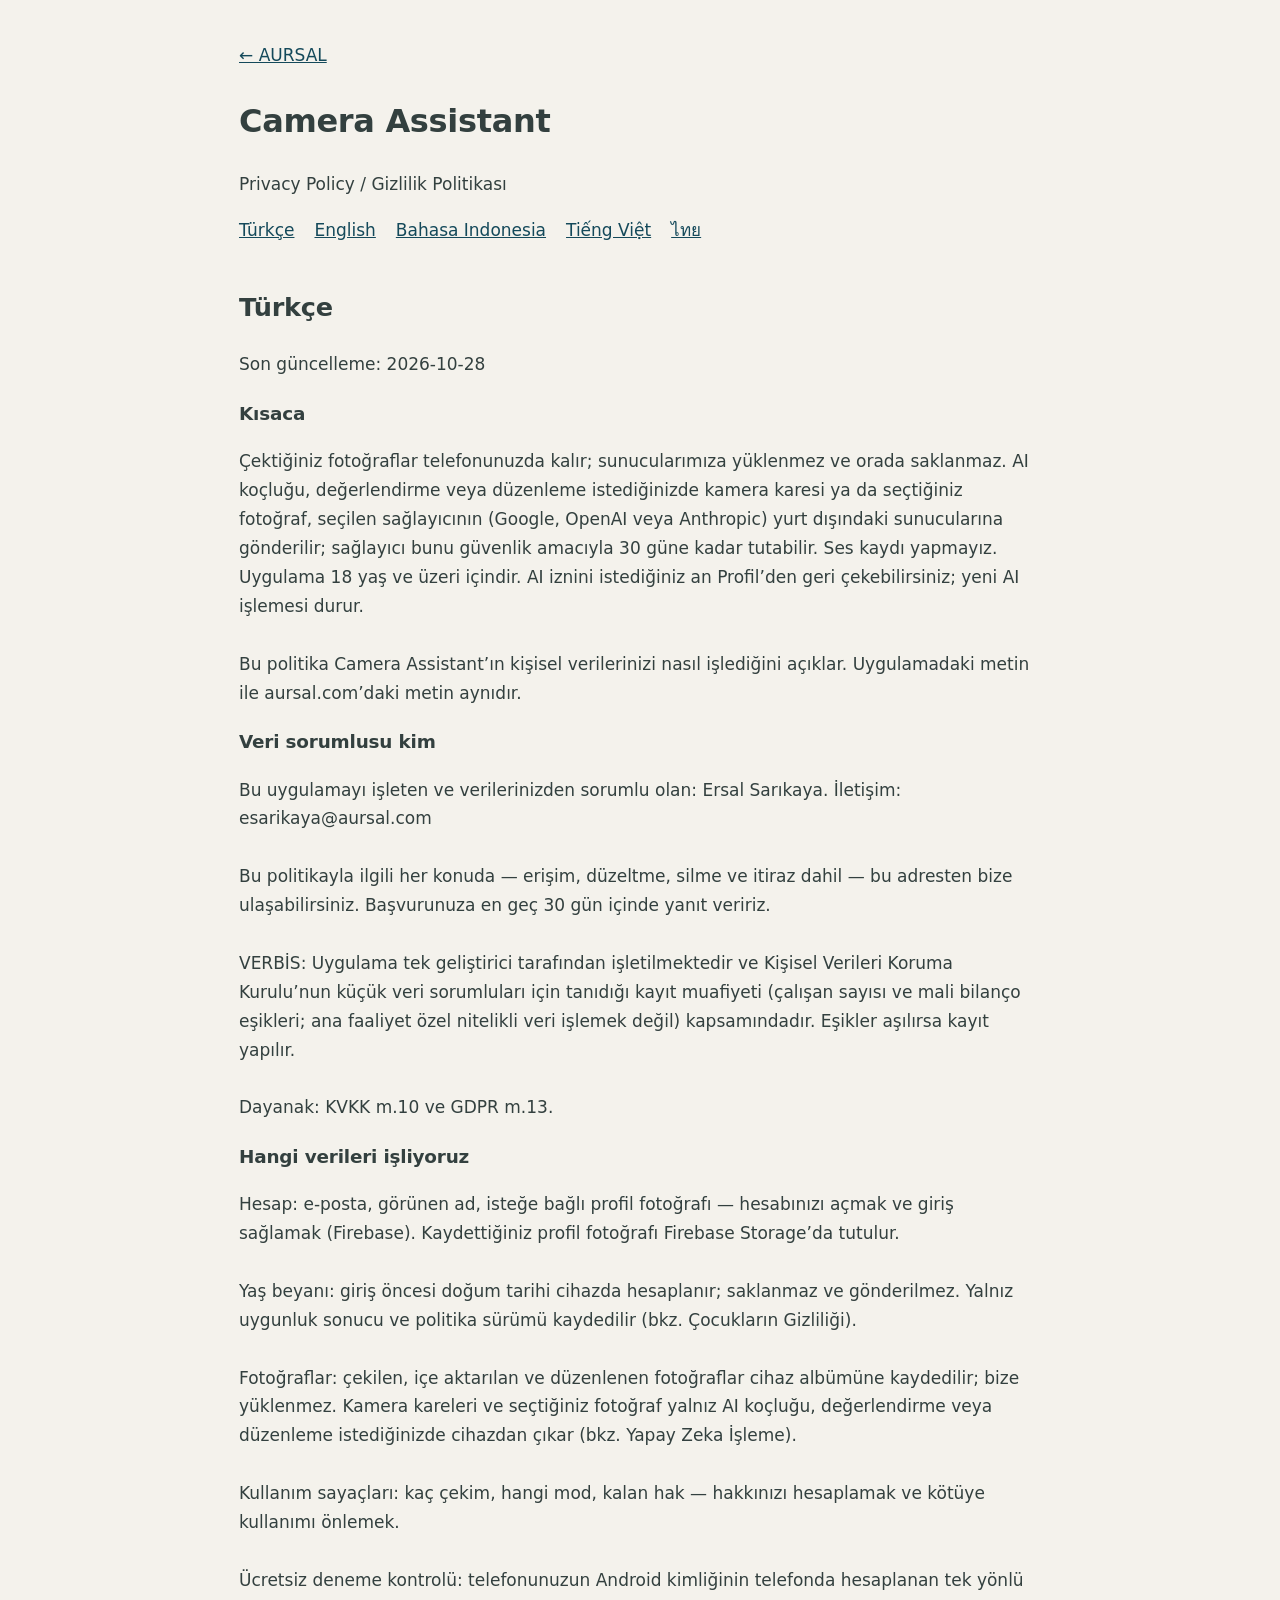
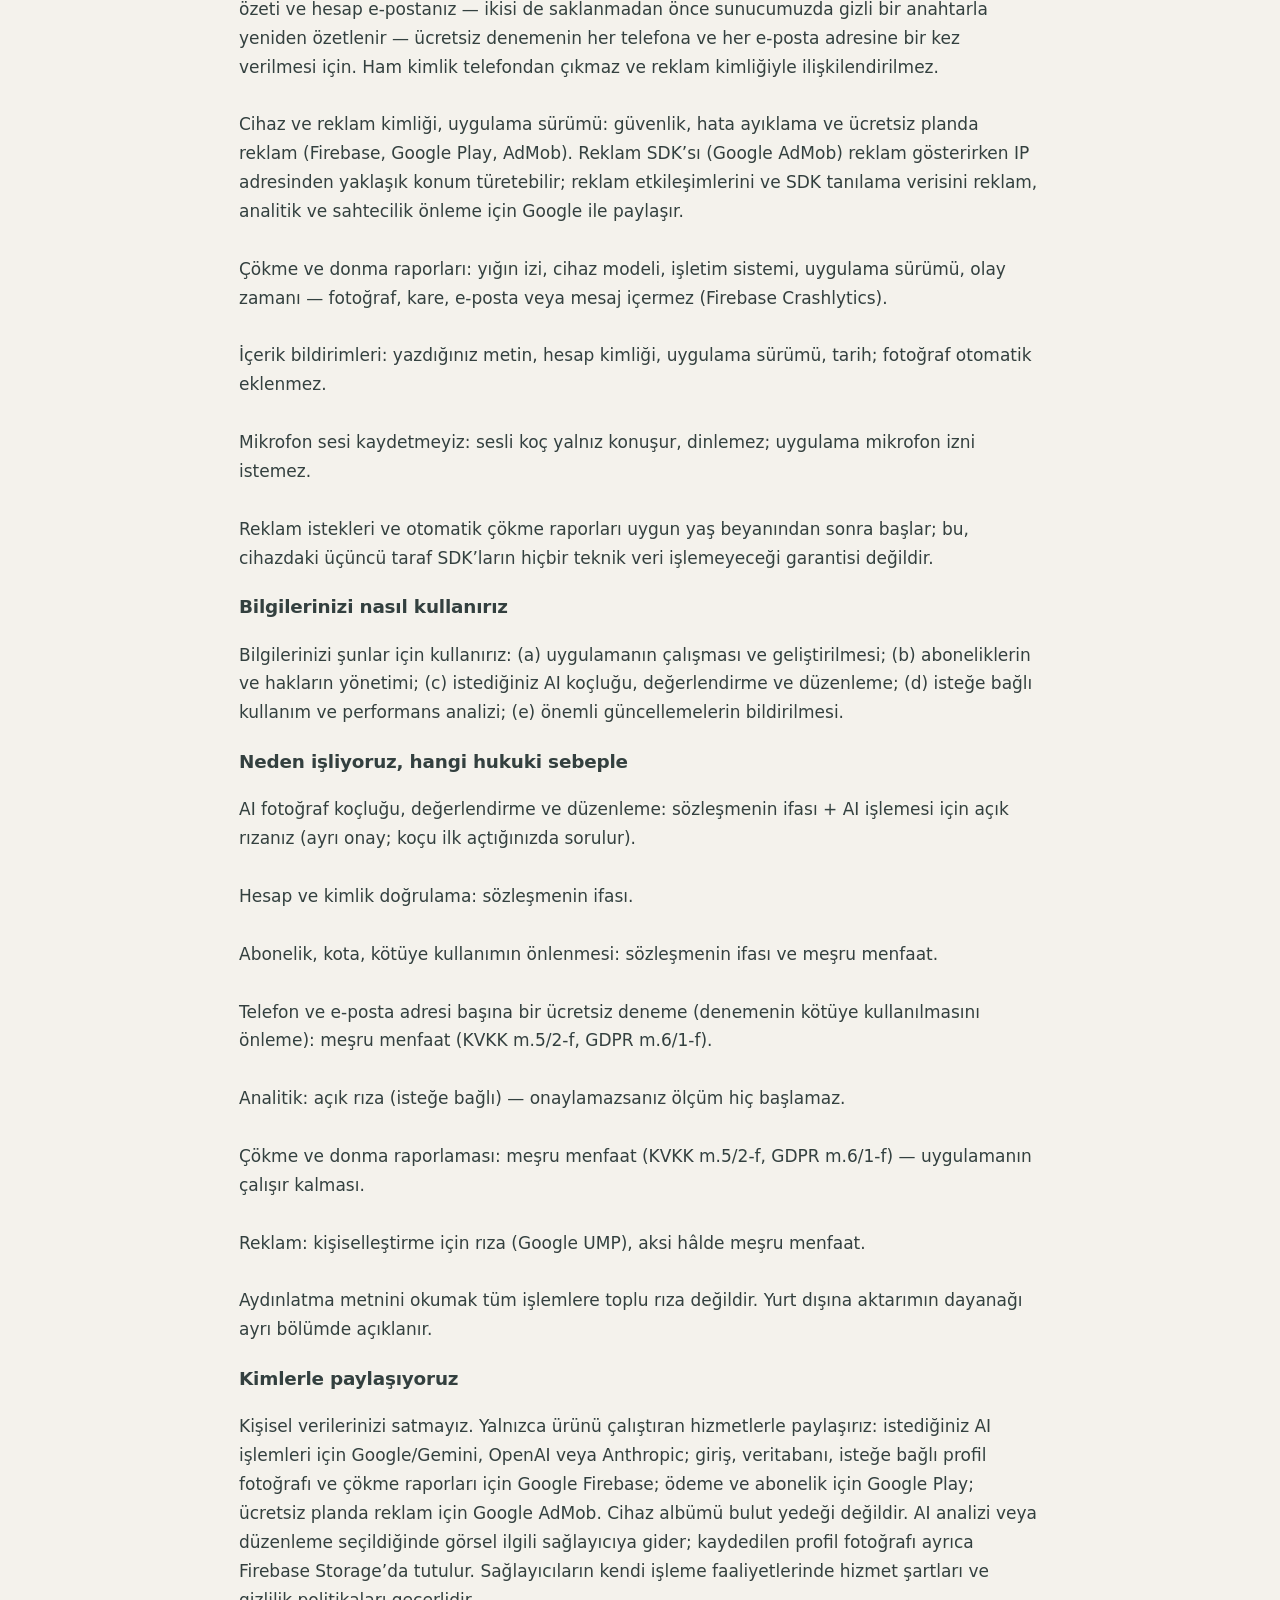
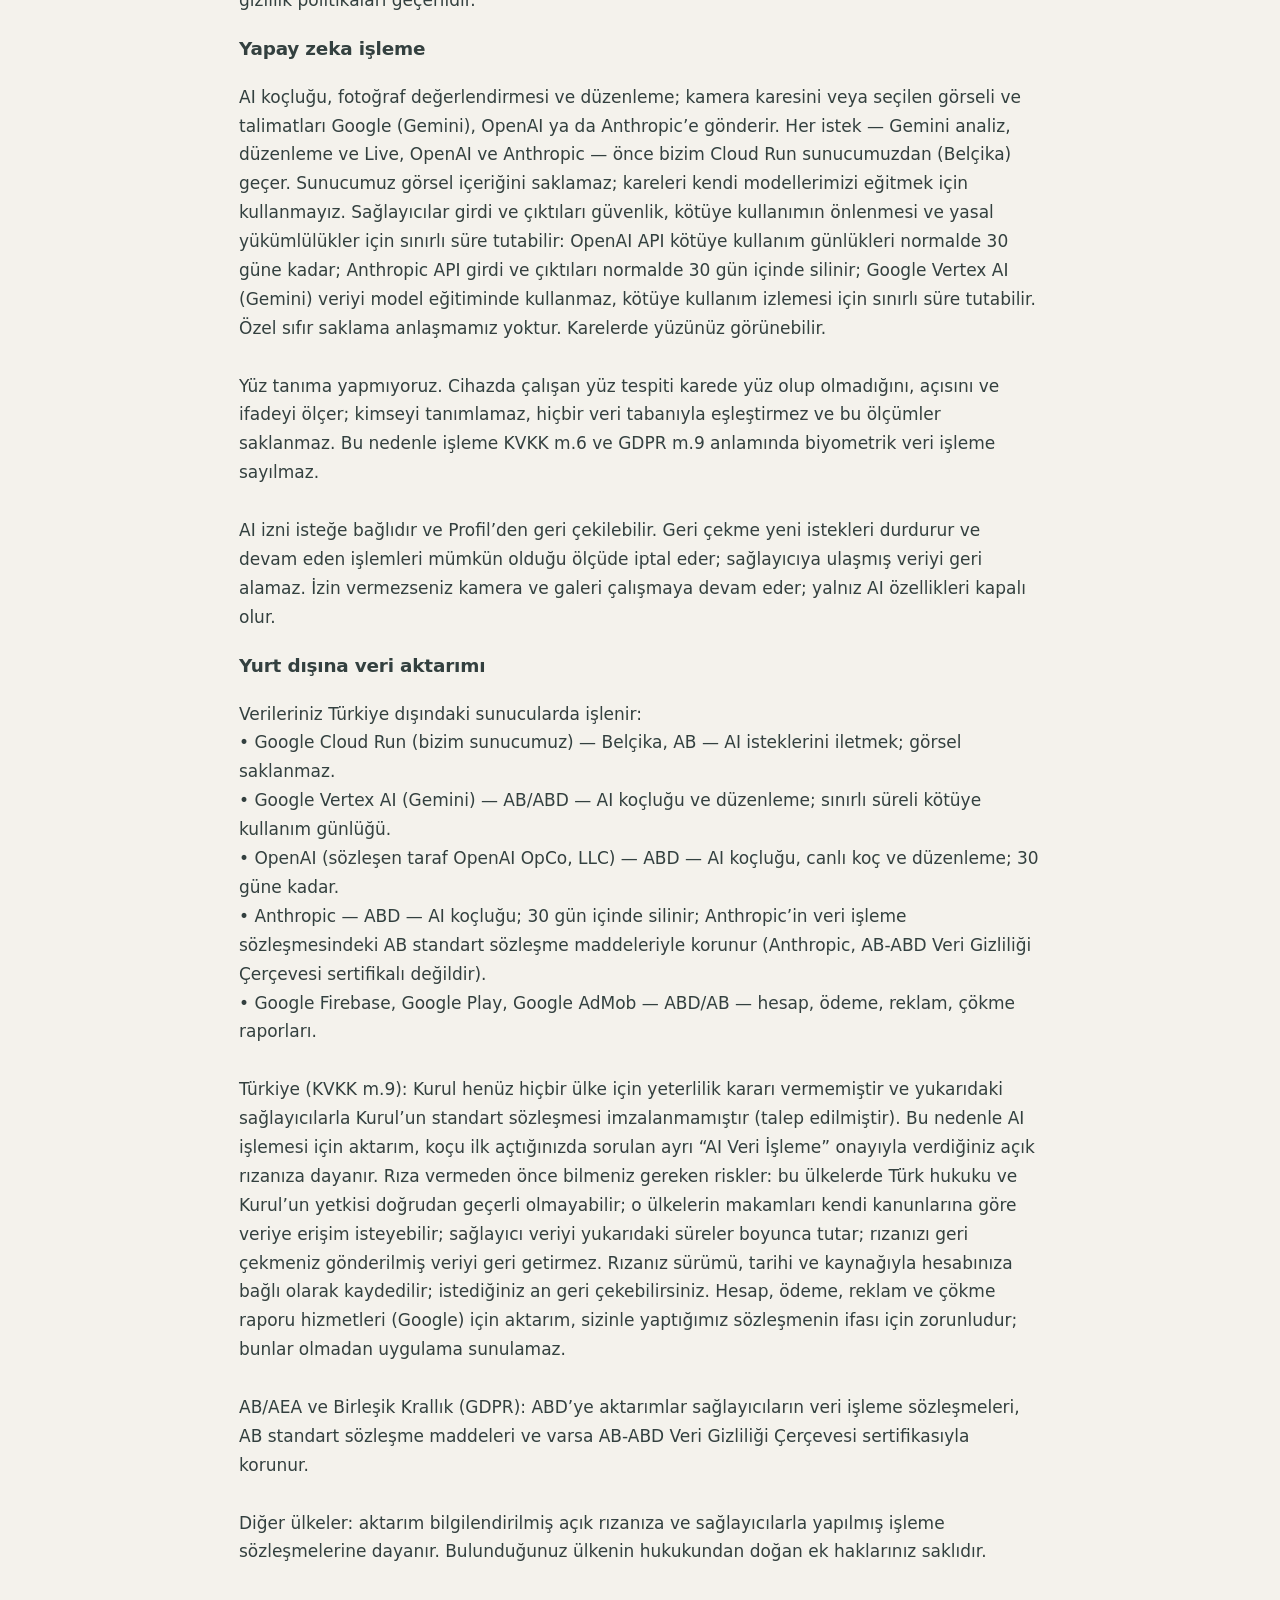
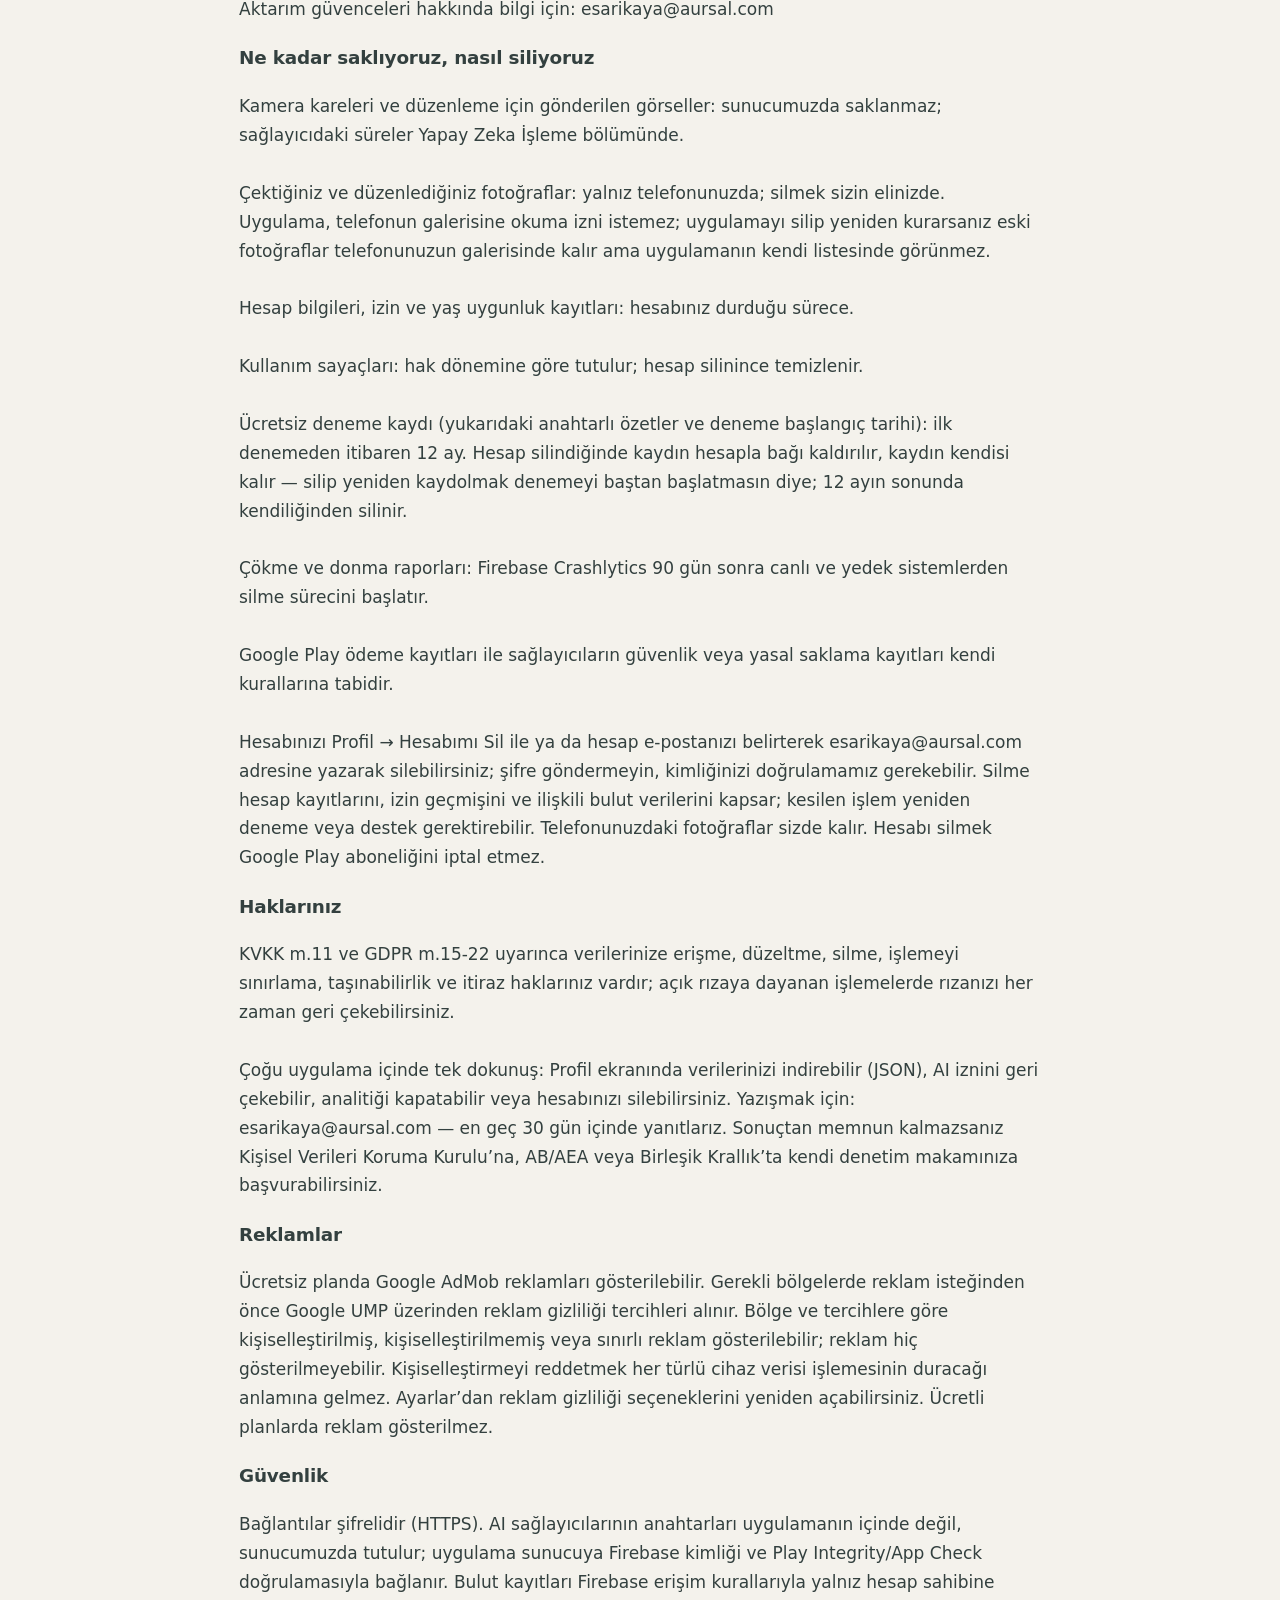
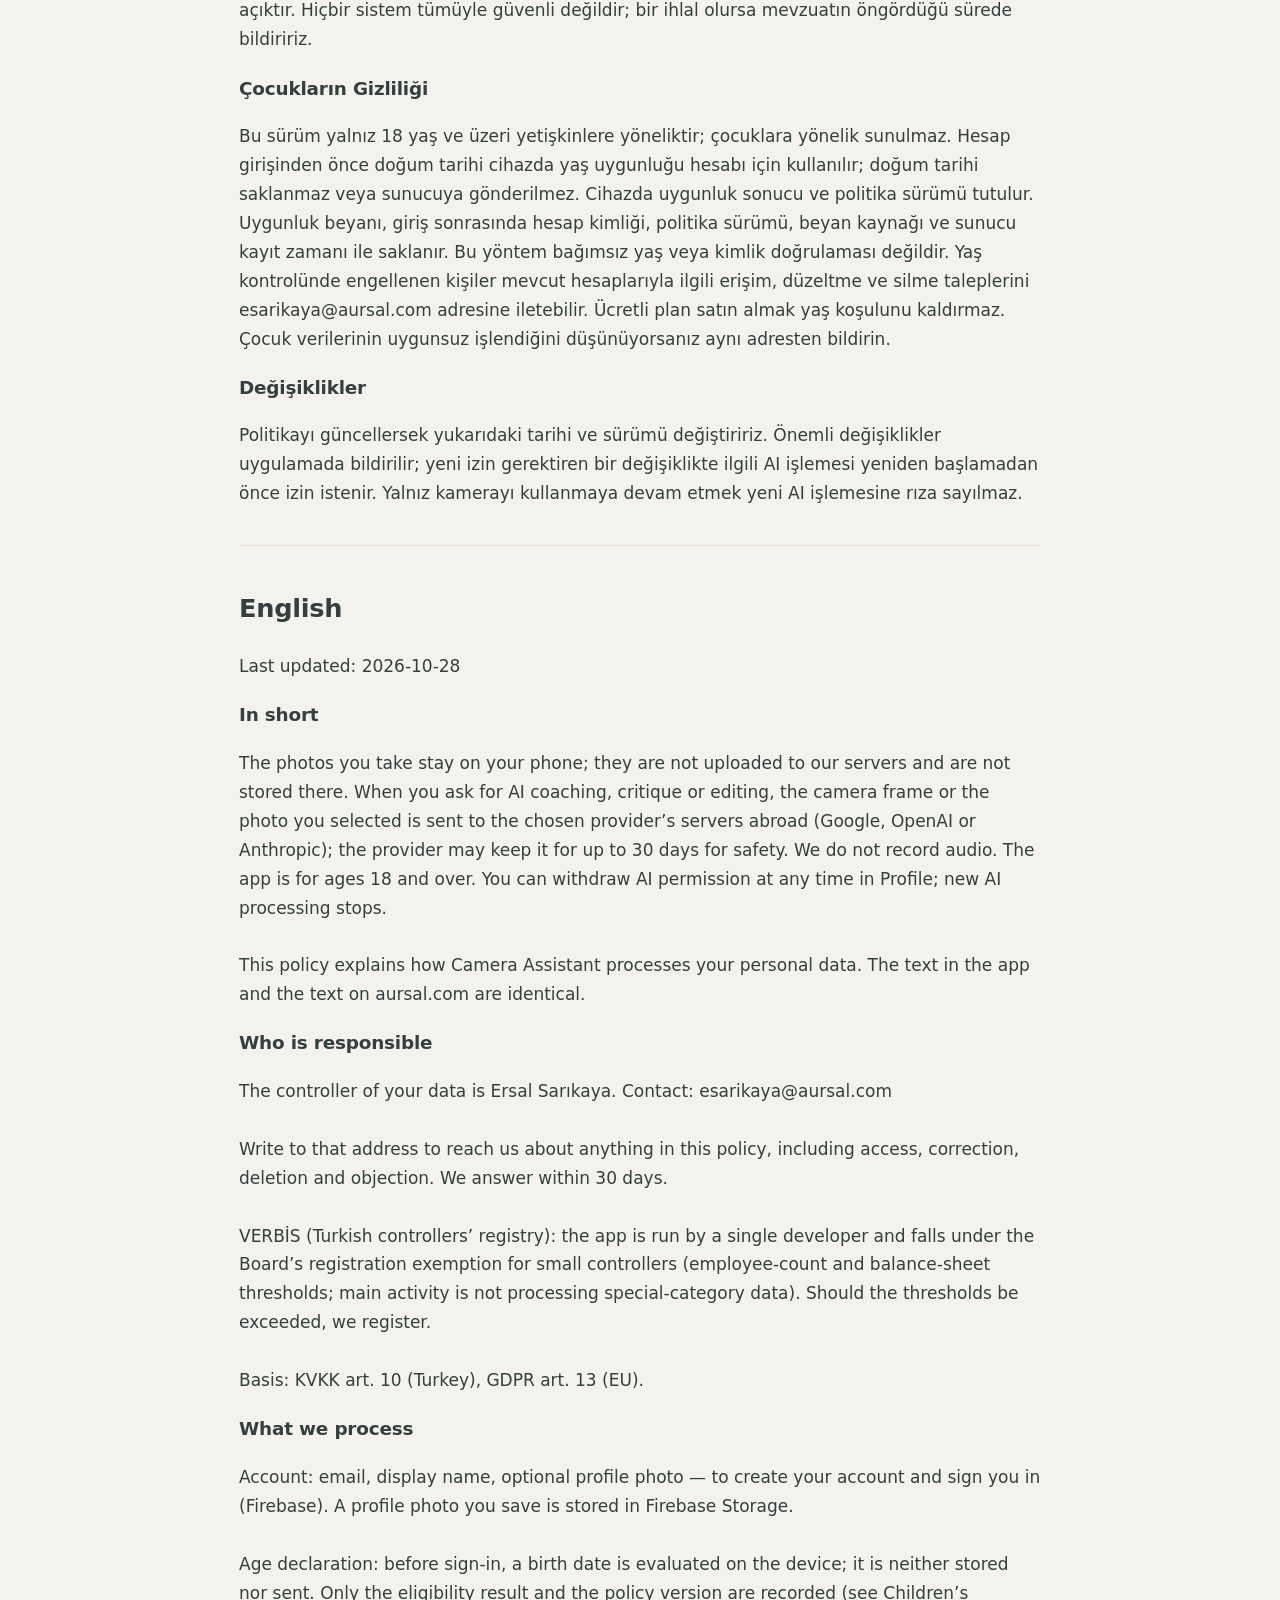
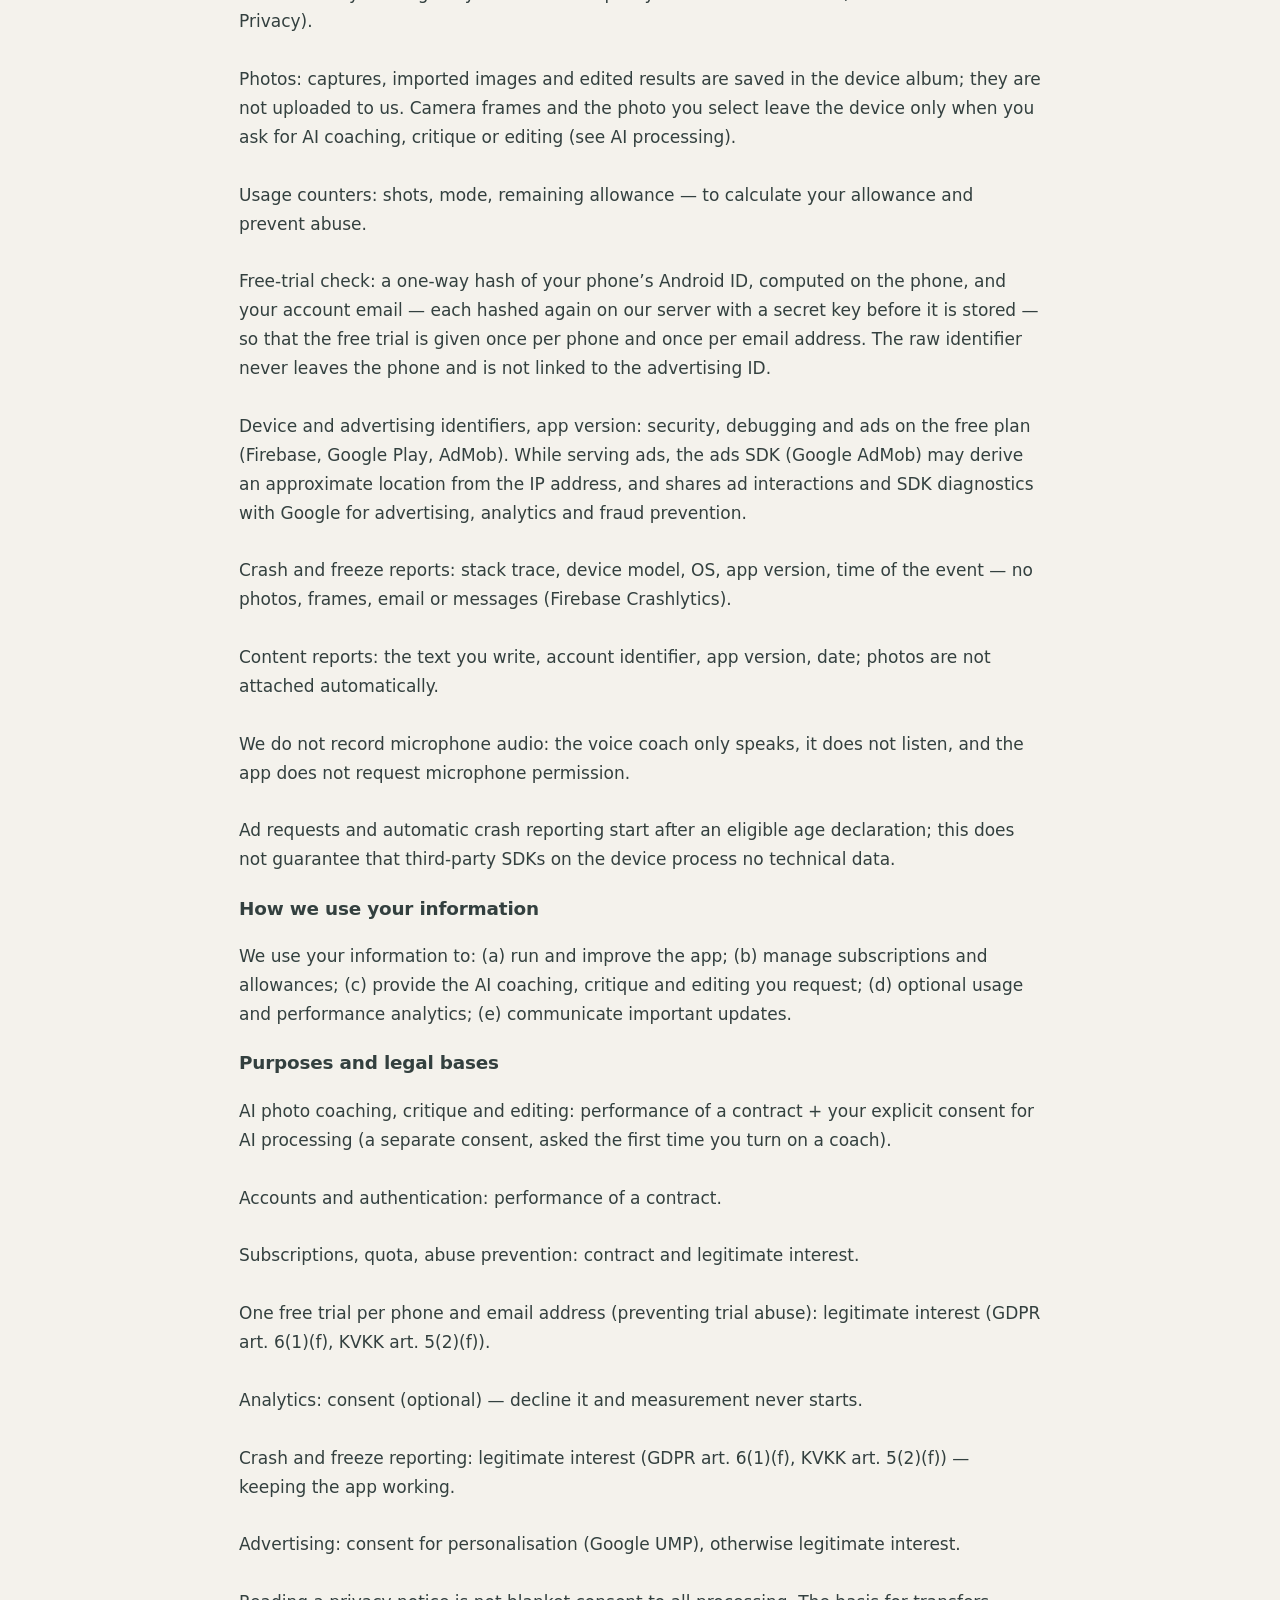
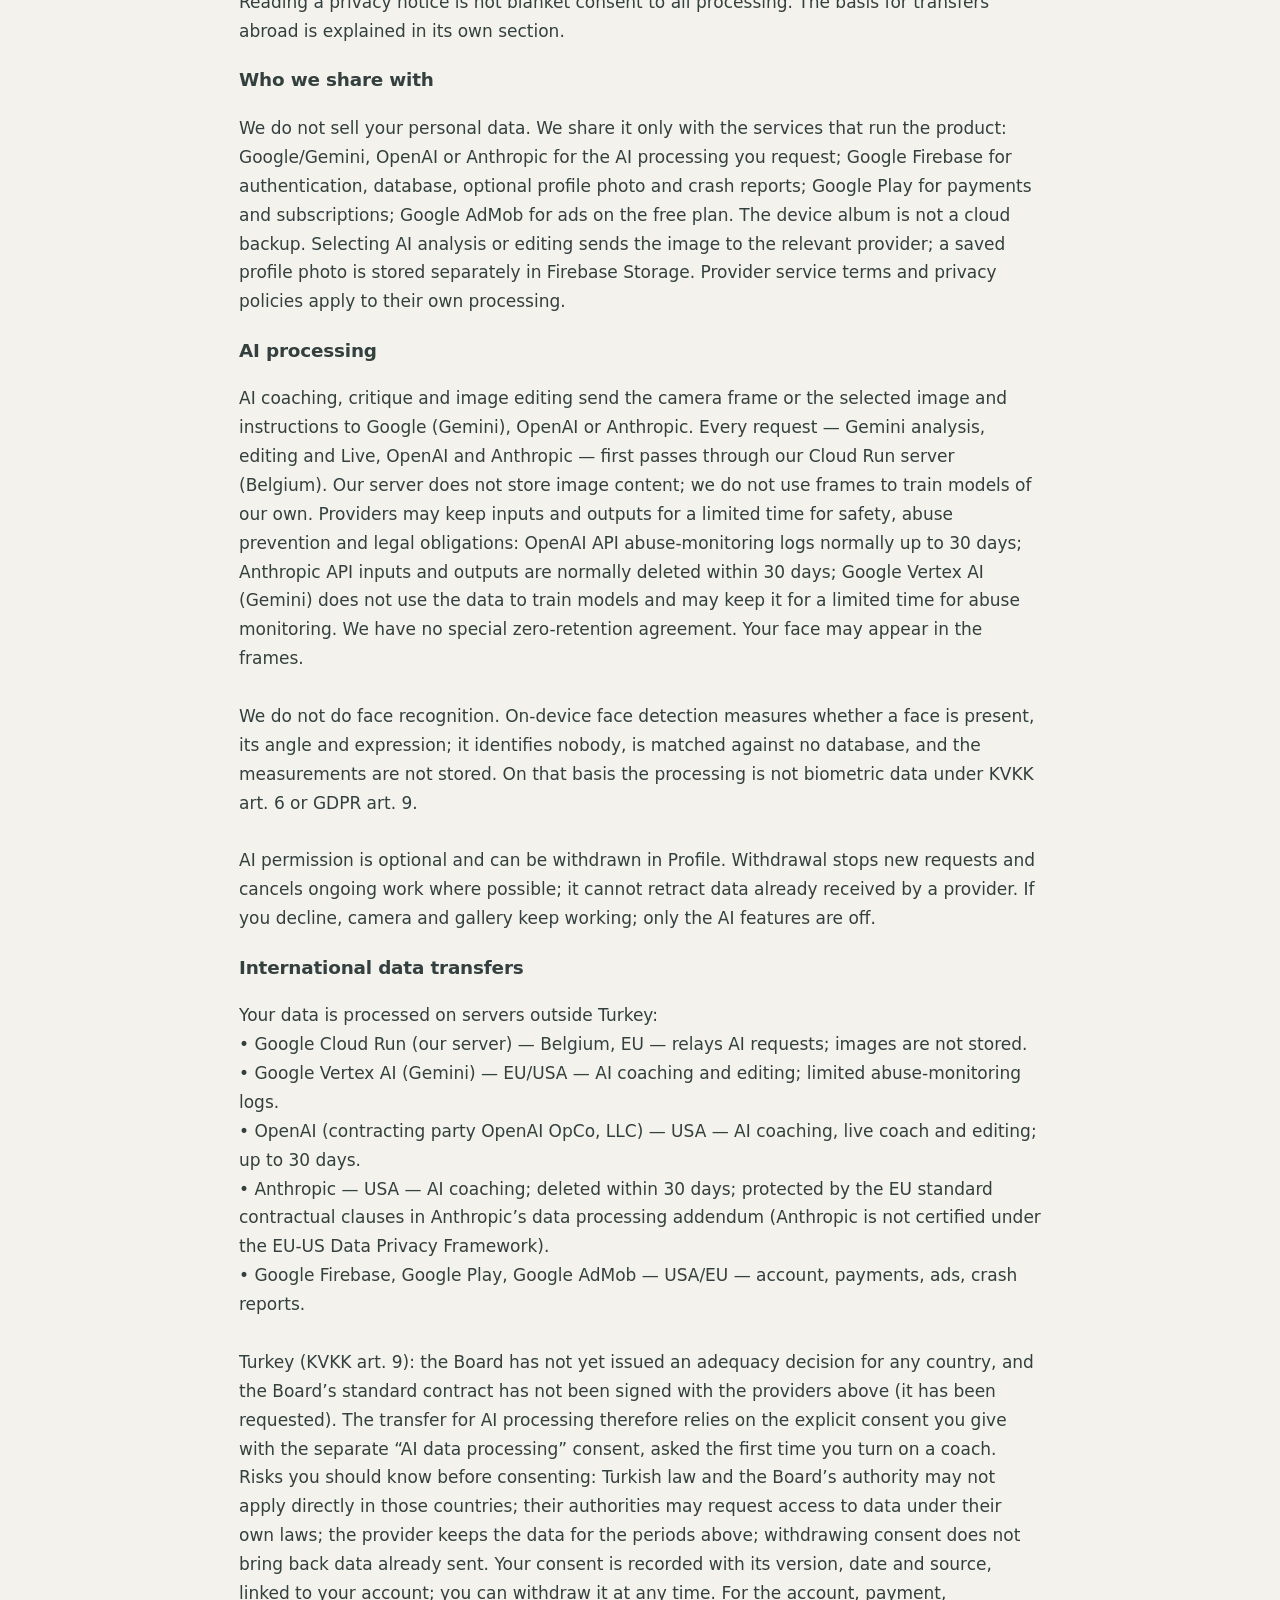
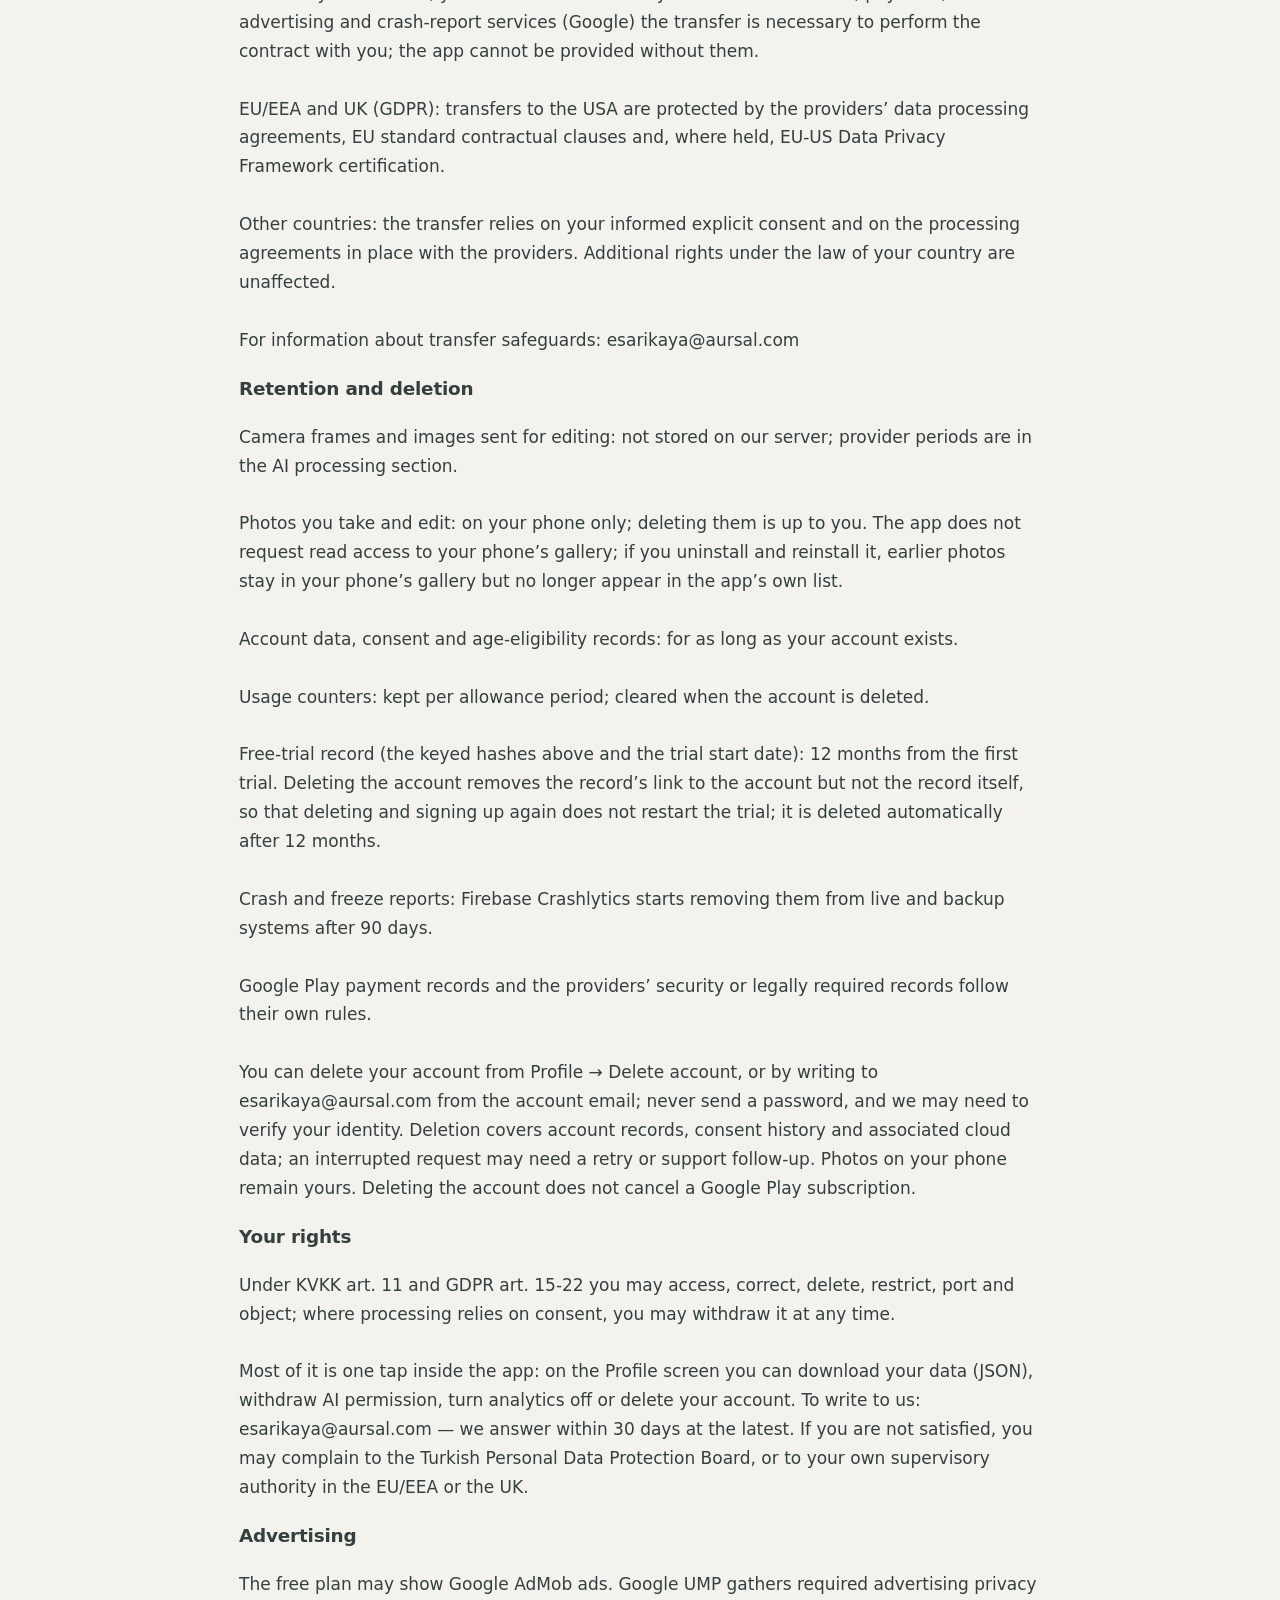
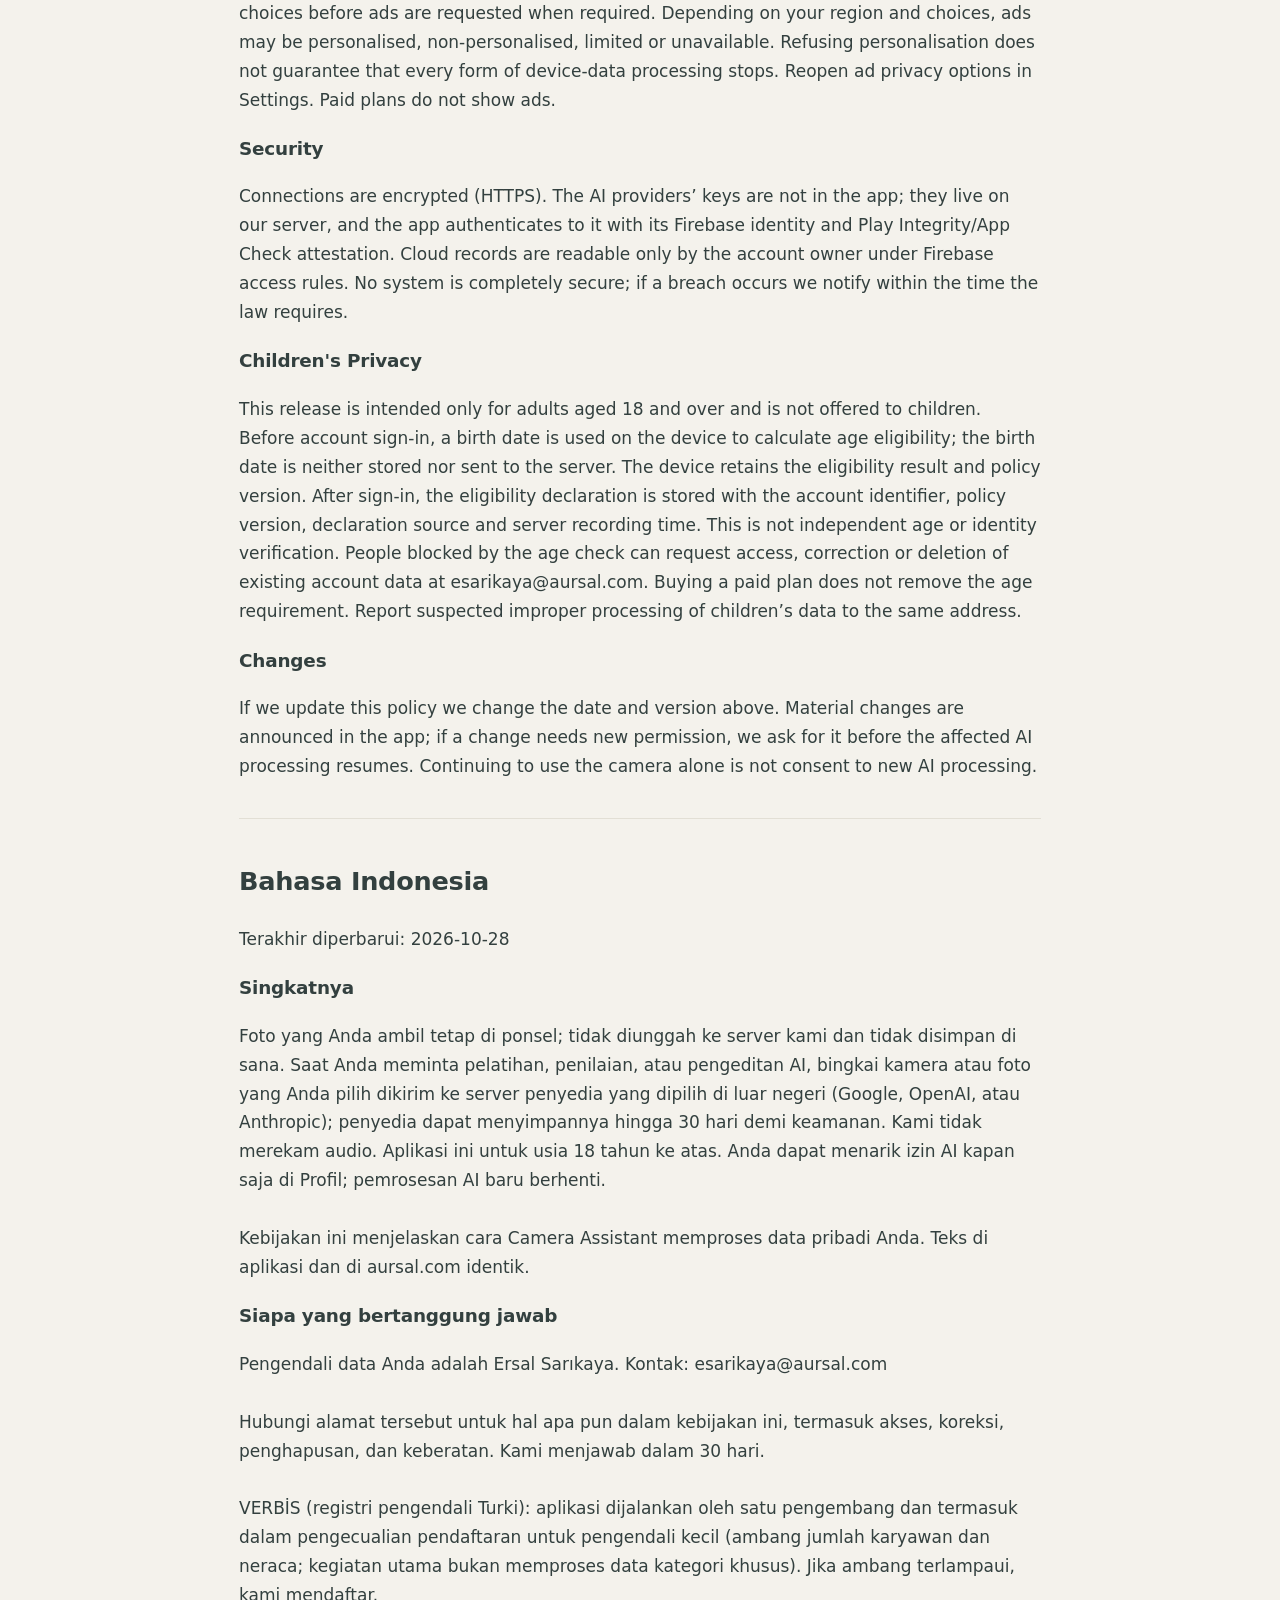
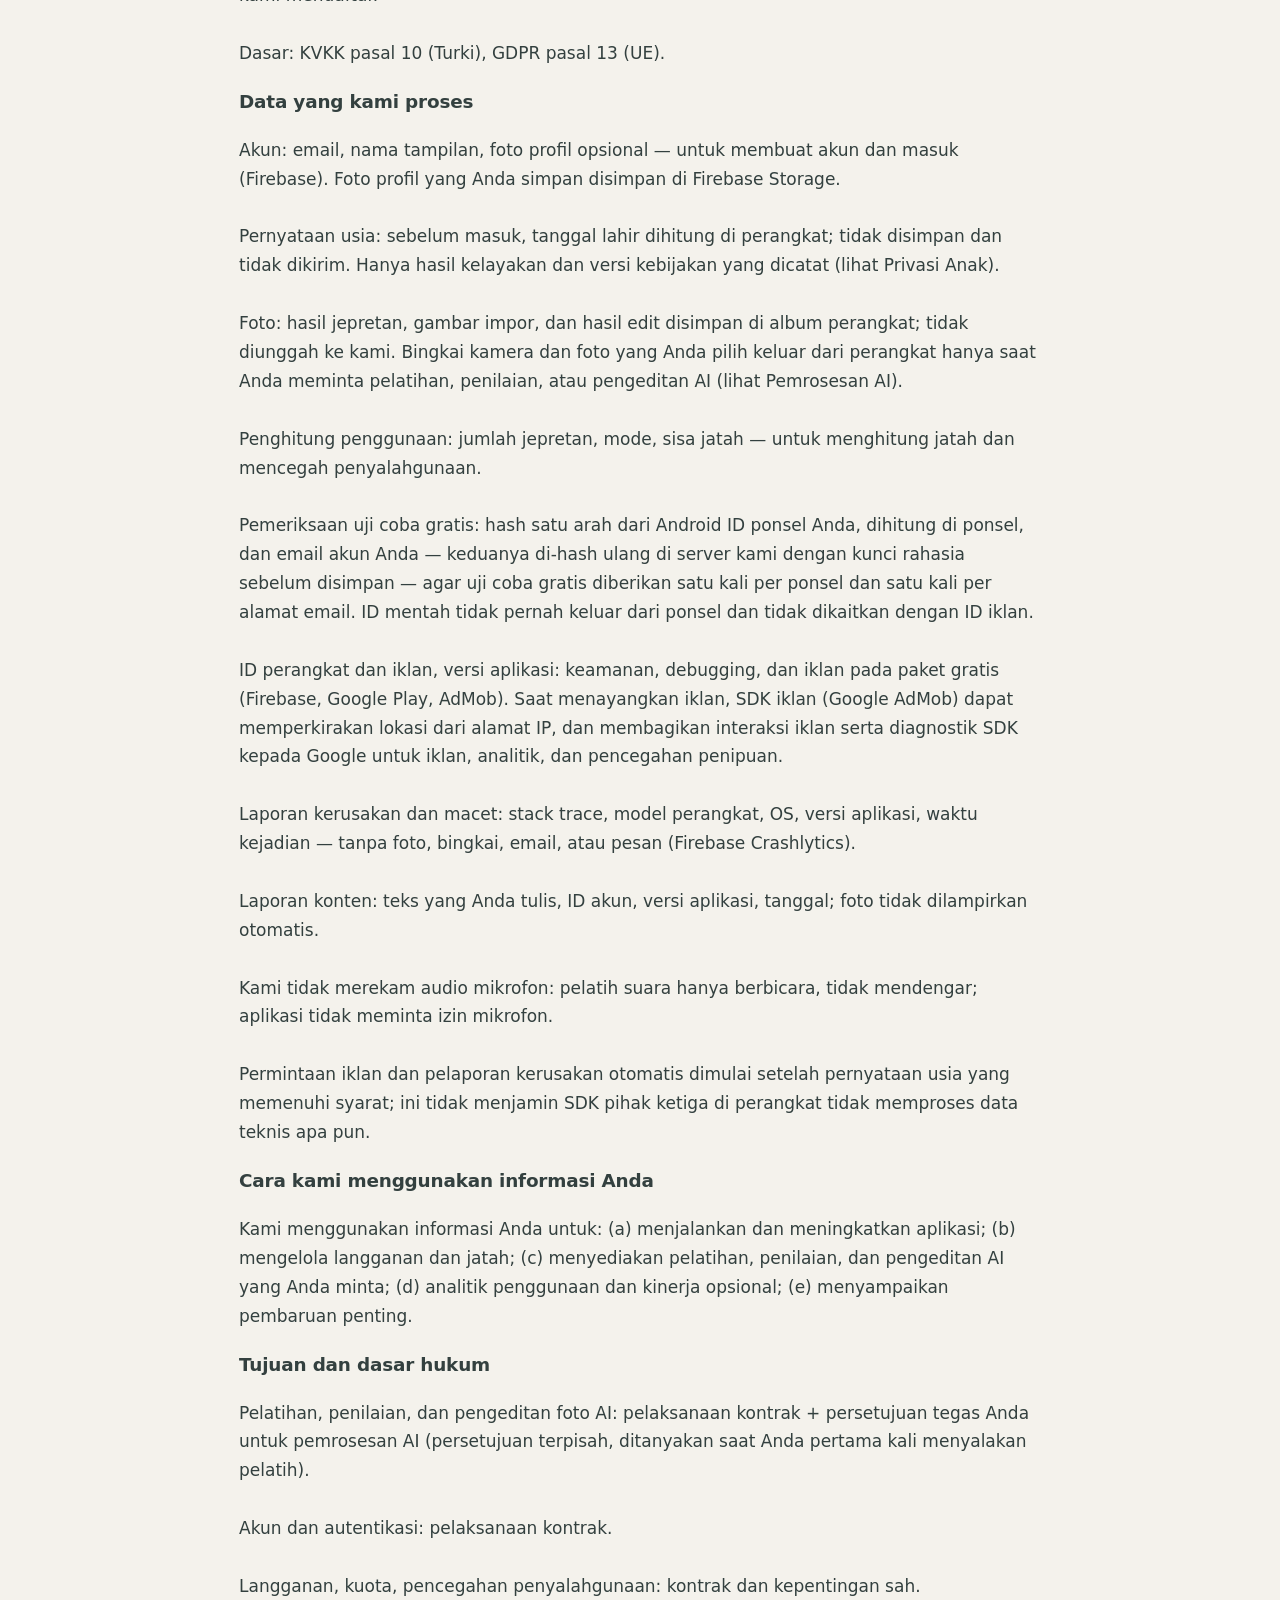
<file: kamera-asistani/gizlilik-politikasi.html>
<!doctype html><html lang="tr"><head><meta charset="utf-8">
<meta name="viewport" content="width=device-width, initial-scale=1">
<title>Kamera Asistanı — Gizlilik Politikası</title>
<style>:root{--bg:#f8fafc;--fg:#1f2937;--accent:#155e75;--card:white;--border:#cbd5e1;--muted:#475569}*{box-sizing:border-box}body{margin:0;background:var(--bg);color:var(--fg);font:17px/1.7 system-ui,sans-serif}.wrap{max-width:850px;margin:auto;padding:24px}a{color:var(--accent)}nav{display:flex;flex-wrap:wrap;gap:20px}article{padding:20px 0;border-bottom:1px solid var(--border)}h1{font-size:2rem}h2{font-size:1.6rem}h3{font-size:1.15rem}p{white-space:pre-line;overflow-wrap:anywhere}html{scroll-behavior:smooth}@media(prefers-reduced-motion:reduce){html{scroll-behavior:auto}}
    /* aursal.com palette, applied over the tokens above (scripts/build_web.py) */
    :root {
      --fg:#33403f; --muted:#7a857f; --bg:#f4f2ec;
      --card:#fffefb; --accent:#14495a; --border:#e2dfd5;
    }
    @media (prefers-color-scheme: dark) {
      :root {
        --fg:#e6e6e6; --muted:#a0a4ab; --bg:#14181d;
        --card:#1b2026; --accent:#7fc4d8; --border:#2b3138;
      }
    }
    h1, h2, h3 { color: var(--fg); letter-spacing:-.01em; }
  </style></head><body><div class="wrap">
<p style="margin-bottom:1.5rem"><a href="https://aursal.com/">← AURSAL</a></p>
<h1>Camera Assistant</h1><p>Privacy Policy / Gizlilik Politikası</p>
<nav aria-label="Language"><a href="#tr" lang="tr">Türkçe</a> <a href="#en" lang="en">English</a> <a href="#id" lang="id">Bahasa Indonesia</a> <a href="#vi" lang="vi">Tiếng Việt</a> <a href="#th" lang="th">ไทย</a></nav>
<article id="tr" lang="tr"><h2>Türkçe</h2>
<p>Son güncelleme: 2026-10-28</p>
<section><h3>Kısaca</h3><p>Çektiğiniz fotoğraflar telefonunuzda kalır; sunucularımıza yüklenmez ve orada saklanmaz. AI koçluğu, değerlendirme veya düzenleme istediğinizde kamera karesi ya da seçtiğiniz fotoğraf, seçilen sağlayıcının (Google, OpenAI veya Anthropic) yurt dışındaki sunucularına gönderilir; sağlayıcı bunu güvenlik amacıyla 30 güne kadar tutabilir. Ses kaydı yapmayız. Uygulama 18 yaş ve üzeri içindir. AI iznini istediğiniz an Profil’den geri çekebilirsiniz; yeni AI işlemesi durur.

Bu politika Camera Assistant’ın kişisel verilerinizi nasıl işlediğini açıklar. Uygulamadaki metin ile aursal.com’daki metin aynıdır.</p></section>
<section><h3>Veri sorumlusu kim</h3><p>Bu uygulamayı işleten ve verilerinizden sorumlu olan: Ersal Sarıkaya. İletişim: esarikaya@aursal.com

Bu politikayla ilgili her konuda — erişim, düzeltme, silme ve itiraz dahil — bu adresten bize ulaşabilirsiniz. Başvurunuza en geç 30 gün içinde yanıt veririz.

VERBİS: Uygulama tek geliştirici tarafından işletilmektedir ve Kişisel Verileri Koruma Kurulu’nun küçük veri sorumluları için tanıdığı kayıt muafiyeti (çalışan sayısı ve mali bilanço eşikleri; ana faaliyet özel nitelikli veri işlemek değil) kapsamındadır. Eşikler aşılırsa kayıt yapılır.

Dayanak: KVKK m.10 ve GDPR m.13.</p></section>
<section><h3>Hangi verileri işliyoruz</h3><p>Hesap: e-posta, görünen ad, isteğe bağlı profil fotoğrafı — hesabınızı açmak ve giriş sağlamak (Firebase). Kaydettiğiniz profil fotoğrafı Firebase Storage’da tutulur.

Yaş beyanı: giriş öncesi doğum tarihi cihazda hesaplanır; saklanmaz ve gönderilmez. Yalnız uygunluk sonucu ve politika sürümü kaydedilir (bkz. Çocukların Gizliliği).

Fotoğraflar: çekilen, içe aktarılan ve düzenlenen fotoğraflar cihaz albümüne kaydedilir; bize yüklenmez. Kamera kareleri ve seçtiğiniz fotoğraf yalnız AI koçluğu, değerlendirme veya düzenleme istediğinizde cihazdan çıkar (bkz. Yapay Zeka İşleme).

Kullanım sayaçları: kaç çekim, hangi mod, kalan hak — hakkınızı hesaplamak ve kötüye kullanımı önlemek.

Ücretsiz deneme kontrolü: telefonunuzun Android kimliğinin telefonda hesaplanan tek yönlü özeti ve hesap e-postanız — ikisi de saklanmadan önce sunucumuzda gizli bir anahtarla yeniden özetlenir — ücretsiz denemenin her telefona ve her e-posta adresine bir kez verilmesi için. Ham kimlik telefondan çıkmaz ve reklam kimliğiyle ilişkilendirilmez.

Cihaz ve reklam kimliği, uygulama sürümü: güvenlik, hata ayıklama ve ücretsiz planda reklam (Firebase, Google Play, AdMob). Reklam SDK’sı (Google AdMob) reklam gösterirken IP adresinden yaklaşık konum türetebilir; reklam etkileşimlerini ve SDK tanılama verisini reklam, analitik ve sahtecilik önleme için Google ile paylaşır.

Çökme ve donma raporları: yığın izi, cihaz modeli, işletim sistemi, uygulama sürümü, olay zamanı — fotoğraf, kare, e-posta veya mesaj içermez (Firebase Crashlytics).

İçerik bildirimleri: yazdığınız metin, hesap kimliği, uygulama sürümü, tarih; fotoğraf otomatik eklenmez.

Mikrofon sesi kaydetmeyiz: sesli koç yalnız konuşur, dinlemez; uygulama mikrofon izni istemez.

Reklam istekleri ve otomatik çökme raporları uygun yaş beyanından sonra başlar; bu, cihazdaki üçüncü taraf SDK’ların hiçbir teknik veri işlemeyeceği garantisi değildir.</p></section>
<section><h3>Bilgilerinizi nasıl kullanırız</h3><p>Bilgilerinizi şunlar için kullanırız: (a) uygulamanın çalışması ve geliştirilmesi; (b) aboneliklerin ve hakların yönetimi; (c) istediğiniz AI koçluğu, değerlendirme ve düzenleme; (d) isteğe bağlı kullanım ve performans analizi; (e) önemli güncellemelerin bildirilmesi.</p></section>
<section><h3>Neden işliyoruz, hangi hukuki sebeple</h3><p>AI fotoğraf koçluğu, değerlendirme ve düzenleme: sözleşmenin ifası + AI işlemesi için açık rızanız (ayrı onay; koçu ilk açtığınızda sorulur).

Hesap ve kimlik doğrulama: sözleşmenin ifası.

Abonelik, kota, kötüye kullanımın önlenmesi: sözleşmenin ifası ve meşru menfaat.

Telefon ve e-posta adresi başına bir ücretsiz deneme (denemenin kötüye kullanılmasını önleme): meşru menfaat (KVKK m.5/2-f, GDPR m.6/1-f).

Analitik: açık rıza (isteğe bağlı) — onaylamazsanız ölçüm hiç başlamaz.

Çökme ve donma raporlaması: meşru menfaat (KVKK m.5/2-f, GDPR m.6/1-f) — uygulamanın çalışır kalması.

Reklam: kişiselleştirme için rıza (Google UMP), aksi hâlde meşru menfaat.

Aydınlatma metnini okumak tüm işlemlere toplu rıza değildir. Yurt dışına aktarımın dayanağı ayrı bölümde açıklanır.</p></section>
<section><h3>Kimlerle paylaşıyoruz</h3><p>Kişisel verilerinizi satmayız. Yalnızca ürünü çalıştıran hizmetlerle paylaşırız: istediğiniz AI işlemleri için Google/Gemini, OpenAI veya Anthropic; giriş, veritabanı, isteğe bağlı profil fotoğrafı ve çökme raporları için Google Firebase; ödeme ve abonelik için Google Play; ücretsiz planda reklam için Google AdMob. Cihaz albümü bulut yedeği değildir. AI analizi veya düzenleme seçildiğinde görsel ilgili sağlayıcıya gider; kaydedilen profil fotoğrafı ayrıca Firebase Storage’da tutulur. Sağlayıcıların kendi işleme faaliyetlerinde hizmet şartları ve gizlilik politikaları geçerlidir.</p></section>
<section><h3>Yapay zeka işleme</h3><p>AI koçluğu, fotoğraf değerlendirmesi ve düzenleme; kamera karesini veya seçilen görseli ve talimatları Google (Gemini), OpenAI ya da Anthropic’e gönderir. Her istek — Gemini analiz, düzenleme ve Live, OpenAI ve Anthropic — önce bizim Cloud Run sunucumuzdan (Belçika) geçer. Sunucumuz görsel içeriğini saklamaz; kareleri kendi modellerimizi eğitmek için kullanmayız. Sağlayıcılar girdi ve çıktıları güvenlik, kötüye kullanımın önlenmesi ve yasal yükümlülükler için sınırlı süre tutabilir: OpenAI API kötüye kullanım günlükleri normalde 30 güne kadar; Anthropic API girdi ve çıktıları normalde 30 gün içinde silinir; Google Vertex AI (Gemini) veriyi model eğitiminde kullanmaz, kötüye kullanım izlemesi için sınırlı süre tutabilir. Özel sıfır saklama anlaşmamız yoktur. Karelerde yüzünüz görünebilir.

Yüz tanıma yapmıyoruz. Cihazda çalışan yüz tespiti karede yüz olup olmadığını, açısını ve ifadeyi ölçer; kimseyi tanımlamaz, hiçbir veri tabanıyla eşleştirmez ve bu ölçümler saklanmaz. Bu nedenle işleme KVKK m.6 ve GDPR m.9 anlamında biyometrik veri işleme sayılmaz.

AI izni isteğe bağlıdır ve Profil’den geri çekilebilir. Geri çekme yeni istekleri durdurur ve devam eden işlemleri mümkün olduğu ölçüde iptal eder; sağlayıcıya ulaşmış veriyi geri alamaz. İzin vermezseniz kamera ve galeri çalışmaya devam eder; yalnız AI özellikleri kapalı olur.</p></section>
<section><h3>Yurt dışına veri aktarımı</h3><p>Verileriniz Türkiye dışındaki sunucularda işlenir:
• Google Cloud Run (bizim sunucumuz) — Belçika, AB — AI isteklerini iletmek; görsel saklanmaz.
• Google Vertex AI (Gemini) — AB/ABD — AI koçluğu ve düzenleme; sınırlı süreli kötüye kullanım günlüğü.
• OpenAI (sözleşen taraf OpenAI OpCo, LLC) — ABD — AI koçluğu, canlı koç ve düzenleme; 30 güne kadar.
• Anthropic — ABD — AI koçluğu; 30 gün içinde silinir; Anthropic’in veri işleme sözleşmesindeki AB standart sözleşme maddeleriyle korunur (Anthropic, AB-ABD Veri Gizliliği Çerçevesi sertifikalı değildir).
• Google Firebase, Google Play, Google AdMob — ABD/AB — hesap, ödeme, reklam, çökme raporları.

Türkiye (KVKK m.9): Kurul henüz hiçbir ülke için yeterlilik kararı vermemiştir ve yukarıdaki sağlayıcılarla Kurul’un standart sözleşmesi imzalanmamıştır (talep edilmiştir). Bu nedenle AI işlemesi için aktarım, koçu ilk açtığınızda sorulan ayrı “AI Veri İşleme” onayıyla verdiğiniz açık rızanıza dayanır. Rıza vermeden önce bilmeniz gereken riskler: bu ülkelerde Türk hukuku ve Kurul’un yetkisi doğrudan geçerli olmayabilir; o ülkelerin makamları kendi kanunlarına göre veriye erişim isteyebilir; sağlayıcı veriyi yukarıdaki süreler boyunca tutar; rızanızı geri çekmeniz gönderilmiş veriyi geri getirmez. Rızanız sürümü, tarihi ve kaynağıyla hesabınıza bağlı olarak kaydedilir; istediğiniz an geri çekebilirsiniz. Hesap, ödeme, reklam ve çökme raporu hizmetleri (Google) için aktarım, sizinle yaptığımız sözleşmenin ifası için zorunludur; bunlar olmadan uygulama sunulamaz.

AB/AEA ve Birleşik Krallık (GDPR): ABD’ye aktarımlar sağlayıcıların veri işleme sözleşmeleri, AB standart sözleşme maddeleri ve varsa AB-ABD Veri Gizliliği Çerçevesi sertifikasıyla korunur.

Diğer ülkeler: aktarım bilgilendirilmiş açık rızanıza ve sağlayıcılarla yapılmış işleme sözleşmelerine dayanır. Bulunduğunuz ülkenin hukukundan doğan ek haklarınız saklıdır.

Aktarım güvenceleri hakkında bilgi için: esarikaya@aursal.com</p></section>
<section><h3>Ne kadar saklıyoruz, nasıl siliyoruz</h3><p>Kamera kareleri ve düzenleme için gönderilen görseller: sunucumuzda saklanmaz; sağlayıcıdaki süreler Yapay Zeka İşleme bölümünde.

Çektiğiniz ve düzenlediğiniz fotoğraflar: yalnız telefonunuzda; silmek sizin elinizde. Uygulama, telefonun galerisine okuma izni istemez; uygulamayı silip yeniden kurarsanız eski fotoğraflar telefonunuzun galerisinde kalır ama uygulamanın kendi listesinde görünmez.

Hesap bilgileri, izin ve yaş uygunluk kayıtları: hesabınız durduğu sürece.

Kullanım sayaçları: hak dönemine göre tutulur; hesap silinince temizlenir.

Ücretsiz deneme kaydı (yukarıdaki anahtarlı özetler ve deneme başlangıç tarihi): ilk denemeden itibaren 12 ay. Hesap silindiğinde kaydın hesapla bağı kaldırılır, kaydın kendisi kalır — silip yeniden kaydolmak denemeyi baştan başlatmasın diye; 12 ayın sonunda kendiliğinden silinir.

Çökme ve donma raporları: Firebase Crashlytics 90 gün sonra canlı ve yedek sistemlerden silme sürecini başlatır.

Google Play ödeme kayıtları ile sağlayıcıların güvenlik veya yasal saklama kayıtları kendi kurallarına tabidir.

Hesabınızı Profil → Hesabımı Sil ile ya da hesap e-postanızı belirterek esarikaya@aursal.com adresine yazarak silebilirsiniz; şifre göndermeyin, kimliğinizi doğrulamamız gerekebilir. Silme hesap kayıtlarını, izin geçmişini ve ilişkili bulut verilerini kapsar; kesilen işlem yeniden deneme veya destek gerektirebilir. Telefonunuzdaki fotoğraflar sizde kalır. Hesabı silmek Google Play aboneliğini iptal etmez.</p></section>
<section><h3>Haklarınız</h3><p>KVKK m.11 ve GDPR m.15-22 uyarınca verilerinize erişme, düzeltme, silme, işlemeyi sınırlama, taşınabilirlik ve itiraz haklarınız vardır; açık rızaya dayanan işlemelerde rızanızı her zaman geri çekebilirsiniz.

Çoğu uygulama içinde tek dokunuş: Profil ekranında verilerinizi indirebilir (JSON), AI iznini geri çekebilir, analitiği kapatabilir veya hesabınızı silebilirsiniz. Yazışmak için: esarikaya@aursal.com — en geç 30 gün içinde yanıtlarız. Sonuçtan memnun kalmazsanız Kişisel Verileri Koruma Kurulu’na, AB/AEA veya Birleşik Krallık’ta kendi denetim makamınıza başvurabilirsiniz.</p></section>
<section><h3>Reklamlar</h3><p>Ücretsiz planda Google AdMob reklamları gösterilebilir. Gerekli bölgelerde reklam isteğinden önce Google UMP üzerinden reklam gizliliği tercihleri alınır. Bölge ve tercihlere göre kişiselleştirilmiş, kişiselleştirilmemiş veya sınırlı reklam gösterilebilir; reklam hiç gösterilmeyebilir. Kişiselleştirmeyi reddetmek her türlü cihaz verisi işlemesinin duracağı anlamına gelmez. Ayarlar’dan reklam gizliliği seçeneklerini yeniden açabilirsiniz. Ücretli planlarda reklam gösterilmez.</p></section>
<section><h3>Güvenlik</h3><p>Bağlantılar şifrelidir (HTTPS). AI sağlayıcılarının anahtarları uygulamanın içinde değil, sunucumuzda tutulur; uygulama sunucuya Firebase kimliği ve Play Integrity/App Check doğrulamasıyla bağlanır. Bulut kayıtları Firebase erişim kurallarıyla yalnız hesap sahibine açıktır. Hiçbir sistem tümüyle güvenli değildir; bir ihlal olursa mevzuatın öngördüğü sürede bildiririz.</p></section>
<section><h3>Çocukların Gizliliği</h3><p>Bu sürüm yalnız 18 yaş ve üzeri yetişkinlere yöneliktir; çocuklara yönelik sunulmaz. Hesap girişinden önce doğum tarihi cihazda yaş uygunluğu hesabı için kullanılır; doğum tarihi saklanmaz veya sunucuya gönderilmez. Cihazda uygunluk sonucu ve politika sürümü tutulur. Uygunluk beyanı, giriş sonrasında hesap kimliği, politika sürümü, beyan kaynağı ve sunucu kayıt zamanı ile saklanır. Bu yöntem bağımsız yaş veya kimlik doğrulaması değildir. Yaş kontrolünde engellenen kişiler mevcut hesaplarıyla ilgili erişim, düzeltme ve silme taleplerini esarikaya@aursal.com adresine iletebilir. Ücretli plan satın almak yaş koşulunu kaldırmaz. Çocuk verilerinin uygunsuz işlendiğini düşünüyorsanız aynı adresten bildirin.</p></section>
<section><h3>Değişiklikler</h3><p>Politikayı güncellersek yukarıdaki tarihi ve sürümü değiştiririz. Önemli değişiklikler uygulamada bildirilir; yeni izin gerektiren bir değişiklikte ilgili AI işlemesi yeniden başlamadan önce izin istenir. Yalnız kamerayı kullanmaya devam etmek yeni AI işlemesine rıza sayılmaz.</p></section>
</article>
<article id="en" lang="en"><h2>English</h2>
<p>Last updated: 2026-10-28</p>
<section><h3>In short</h3><p>The photos you take stay on your phone; they are not uploaded to our servers and are not stored there. When you ask for AI coaching, critique or editing, the camera frame or the photo you selected is sent to the chosen provider’s servers abroad (Google, OpenAI or Anthropic); the provider may keep it for up to 30 days for safety. We do not record audio. The app is for ages 18 and over. You can withdraw AI permission at any time in Profile; new AI processing stops.

This policy explains how Camera Assistant processes your personal data. The text in the app and the text on aursal.com are identical.</p></section>
<section><h3>Who is responsible</h3><p>The controller of your data is Ersal Sarıkaya. Contact: esarikaya@aursal.com

Write to that address to reach us about anything in this policy, including access, correction, deletion and objection. We answer within 30 days.

VERBİS (Turkish controllers’ registry): the app is run by a single developer and falls under the Board’s registration exemption for small controllers (employee-count and balance-sheet thresholds; main activity is not processing special-category data). Should the thresholds be exceeded, we register.

Basis: KVKK art. 10 (Turkey), GDPR art. 13 (EU).</p></section>
<section><h3>What we process</h3><p>Account: email, display name, optional profile photo — to create your account and sign you in (Firebase). A profile photo you save is stored in Firebase Storage.

Age declaration: before sign-in, a birth date is evaluated on the device; it is neither stored nor sent. Only the eligibility result and the policy version are recorded (see Children’s Privacy).

Photos: captures, imported images and edited results are saved in the device album; they are not uploaded to us. Camera frames and the photo you select leave the device only when you ask for AI coaching, critique or editing (see AI processing).

Usage counters: shots, mode, remaining allowance — to calculate your allowance and prevent abuse.

Free-trial check: a one-way hash of your phone’s Android ID, computed on the phone, and your account email — each hashed again on our server with a secret key before it is stored — so that the free trial is given once per phone and once per email address. The raw identifier never leaves the phone and is not linked to the advertising ID.

Device and advertising identifiers, app version: security, debugging and ads on the free plan (Firebase, Google Play, AdMob). While serving ads, the ads SDK (Google AdMob) may derive an approximate location from the IP address, and shares ad interactions and SDK diagnostics with Google for advertising, analytics and fraud prevention.

Crash and freeze reports: stack trace, device model, OS, app version, time of the event — no photos, frames, email or messages (Firebase Crashlytics).

Content reports: the text you write, account identifier, app version, date; photos are not attached automatically.

We do not record microphone audio: the voice coach only speaks, it does not listen, and the app does not request microphone permission.

Ad requests and automatic crash reporting start after an eligible age declaration; this does not guarantee that third-party SDKs on the device process no technical data.</p></section>
<section><h3>How we use your information</h3><p>We use your information to: (a) run and improve the app; (b) manage subscriptions and allowances; (c) provide the AI coaching, critique and editing you request; (d) optional usage and performance analytics; (e) communicate important updates.</p></section>
<section><h3>Purposes and legal bases</h3><p>AI photo coaching, critique and editing: performance of a contract + your explicit consent for AI processing (a separate consent, asked the first time you turn on a coach).

Accounts and authentication: performance of a contract.

Subscriptions, quota, abuse prevention: contract and legitimate interest.

One free trial per phone and email address (preventing trial abuse): legitimate interest (GDPR art. 6(1)(f), KVKK art. 5(2)(f)).

Analytics: consent (optional) — decline it and measurement never starts.

Crash and freeze reporting: legitimate interest (GDPR art. 6(1)(f), KVKK art. 5(2)(f)) — keeping the app working.

Advertising: consent for personalisation (Google UMP), otherwise legitimate interest.

Reading a privacy notice is not blanket consent to all processing. The basis for transfers abroad is explained in its own section.</p></section>
<section><h3>Who we share with</h3><p>We do not sell your personal data. We share it only with the services that run the product: Google/Gemini, OpenAI or Anthropic for the AI processing you request; Google Firebase for authentication, database, optional profile photo and crash reports; Google Play for payments and subscriptions; Google AdMob for ads on the free plan. The device album is not a cloud backup. Selecting AI analysis or editing sends the image to the relevant provider; a saved profile photo is stored separately in Firebase Storage. Provider service terms and privacy policies apply to their own processing.</p></section>
<section><h3>AI processing</h3><p>AI coaching, critique and image editing send the camera frame or the selected image and instructions to Google (Gemini), OpenAI or Anthropic. Every request — Gemini analysis, editing and Live, OpenAI and Anthropic — first passes through our Cloud Run server (Belgium). Our server does not store image content; we do not use frames to train models of our own. Providers may keep inputs and outputs for a limited time for safety, abuse prevention and legal obligations: OpenAI API abuse-monitoring logs normally up to 30 days; Anthropic API inputs and outputs are normally deleted within 30 days; Google Vertex AI (Gemini) does not use the data to train models and may keep it for a limited time for abuse monitoring. We have no special zero-retention agreement. Your face may appear in the frames.

We do not do face recognition. On-device face detection measures whether a face is present, its angle and expression; it identifies nobody, is matched against no database, and the measurements are not stored. On that basis the processing is not biometric data under KVKK art. 6 or GDPR art. 9.

AI permission is optional and can be withdrawn in Profile. Withdrawal stops new requests and cancels ongoing work where possible; it cannot retract data already received by a provider. If you decline, camera and gallery keep working; only the AI features are off.</p></section>
<section><h3>International data transfers</h3><p>Your data is processed on servers outside Turkey:
• Google Cloud Run (our server) — Belgium, EU — relays AI requests; images are not stored.
• Google Vertex AI (Gemini) — EU/USA — AI coaching and editing; limited abuse-monitoring logs.
• OpenAI (contracting party OpenAI OpCo, LLC) — USA — AI coaching, live coach and editing; up to 30 days.
• Anthropic — USA — AI coaching; deleted within 30 days; protected by the EU standard contractual clauses in Anthropic’s data processing addendum (Anthropic is not certified under the EU-US Data Privacy Framework).
• Google Firebase, Google Play, Google AdMob — USA/EU — account, payments, ads, crash reports.

Turkey (KVKK art. 9): the Board has not yet issued an adequacy decision for any country, and the Board’s standard contract has not been signed with the providers above (it has been requested). The transfer for AI processing therefore relies on the explicit consent you give with the separate “AI data processing” consent, asked the first time you turn on a coach. Risks you should know before consenting: Turkish law and the Board’s authority may not apply directly in those countries; their authorities may request access to data under their own laws; the provider keeps the data for the periods above; withdrawing consent does not bring back data already sent. Your consent is recorded with its version, date and source, linked to your account; you can withdraw it at any time. For the account, payment, advertising and crash-report services (Google) the transfer is necessary to perform the contract with you; the app cannot be provided without them.

EU/EEA and UK (GDPR): transfers to the USA are protected by the providers’ data processing agreements, EU standard contractual clauses and, where held, EU-US Data Privacy Framework certification.

Other countries: the transfer relies on your informed explicit consent and on the processing agreements in place with the providers. Additional rights under the law of your country are unaffected.

For information about transfer safeguards: esarikaya@aursal.com</p></section>
<section><h3>Retention and deletion</h3><p>Camera frames and images sent for editing: not stored on our server; provider periods are in the AI processing section.

Photos you take and edit: on your phone only; deleting them is up to you. The app does not request read access to your phone’s gallery; if you uninstall and reinstall it, earlier photos stay in your phone’s gallery but no longer appear in the app’s own list.

Account data, consent and age-eligibility records: for as long as your account exists.

Usage counters: kept per allowance period; cleared when the account is deleted.

Free-trial record (the keyed hashes above and the trial start date): 12 months from the first trial. Deleting the account removes the record’s link to the account but not the record itself, so that deleting and signing up again does not restart the trial; it is deleted automatically after 12 months.

Crash and freeze reports: Firebase Crashlytics starts removing them from live and backup systems after 90 days.

Google Play payment records and the providers’ security or legally required records follow their own rules.

You can delete your account from Profile → Delete account, or by writing to esarikaya@aursal.com from the account email; never send a password, and we may need to verify your identity. Deletion covers account records, consent history and associated cloud data; an interrupted request may need a retry or support follow-up. Photos on your phone remain yours. Deleting the account does not cancel a Google Play subscription.</p></section>
<section><h3>Your rights</h3><p>Under KVKK art. 11 and GDPR art. 15-22 you may access, correct, delete, restrict, port and object; where processing relies on consent, you may withdraw it at any time.

Most of it is one tap inside the app: on the Profile screen you can download your data (JSON), withdraw AI permission, turn analytics off or delete your account. To write to us: esarikaya@aursal.com — we answer within 30 days at the latest. If you are not satisfied, you may complain to the Turkish Personal Data Protection Board, or to your own supervisory authority in the EU/EEA or the UK.</p></section>
<section><h3>Advertising</h3><p>The free plan may show Google AdMob ads. Google UMP gathers required advertising privacy choices before ads are requested when required. Depending on your region and choices, ads may be personalised, non-personalised, limited or unavailable. Refusing personalisation does not guarantee that every form of device-data processing stops. Reopen ad privacy options in Settings. Paid plans do not show ads.</p></section>
<section><h3>Security</h3><p>Connections are encrypted (HTTPS). The AI providers’ keys are not in the app; they live on our server, and the app authenticates to it with its Firebase identity and Play Integrity/App Check attestation. Cloud records are readable only by the account owner under Firebase access rules. No system is completely secure; if a breach occurs we notify within the time the law requires.</p></section>
<section><h3>Children&#x27;s Privacy</h3><p>This release is intended only for adults aged 18 and over and is not offered to children. Before account sign-in, a birth date is used on the device to calculate age eligibility; the birth date is neither stored nor sent to the server. The device retains the eligibility result and policy version. After sign-in, the eligibility declaration is stored with the account identifier, policy version, declaration source and server recording time. This is not independent age or identity verification. People blocked by the age check can request access, correction or deletion of existing account data at esarikaya@aursal.com. Buying a paid plan does not remove the age requirement. Report suspected improper processing of children’s data to the same address.</p></section>
<section><h3>Changes</h3><p>If we update this policy we change the date and version above. Material changes are announced in the app; if a change needs new permission, we ask for it before the affected AI processing resumes. Continuing to use the camera alone is not consent to new AI processing.</p></section>
</article>
<article id="id" lang="id"><h2>Bahasa Indonesia</h2>
<p>Terakhir diperbarui: 2026-10-28</p>
<section><h3>Singkatnya</h3><p>Foto yang Anda ambil tetap di ponsel; tidak diunggah ke server kami dan tidak disimpan di sana. Saat Anda meminta pelatihan, penilaian, atau pengeditan AI, bingkai kamera atau foto yang Anda pilih dikirim ke server penyedia yang dipilih di luar negeri (Google, OpenAI, atau Anthropic); penyedia dapat menyimpannya hingga 30 hari demi keamanan. Kami tidak merekam audio. Aplikasi ini untuk usia 18 tahun ke atas. Anda dapat menarik izin AI kapan saja di Profil; pemrosesan AI baru berhenti.

Kebijakan ini menjelaskan cara Camera Assistant memproses data pribadi Anda. Teks di aplikasi dan di aursal.com identik.</p></section>
<section><h3>Siapa yang bertanggung jawab</h3><p>Pengendali data Anda adalah Ersal Sarıkaya. Kontak: esarikaya@aursal.com

Hubungi alamat tersebut untuk hal apa pun dalam kebijakan ini, termasuk akses, koreksi, penghapusan, dan keberatan. Kami menjawab dalam 30 hari.

VERBİS (registri pengendali Turki): aplikasi dijalankan oleh satu pengembang dan termasuk dalam pengecualian pendaftaran untuk pengendali kecil (ambang jumlah karyawan dan neraca; kegiatan utama bukan memproses data kategori khusus). Jika ambang terlampaui, kami mendaftar.

Dasar: KVKK pasal 10 (Turki), GDPR pasal 13 (UE).</p></section>
<section><h3>Data yang kami proses</h3><p>Akun: email, nama tampilan, foto profil opsional — untuk membuat akun dan masuk (Firebase). Foto profil yang Anda simpan disimpan di Firebase Storage.

Pernyataan usia: sebelum masuk, tanggal lahir dihitung di perangkat; tidak disimpan dan tidak dikirim. Hanya hasil kelayakan dan versi kebijakan yang dicatat (lihat Privasi Anak).

Foto: hasil jepretan, gambar impor, dan hasil edit disimpan di album perangkat; tidak diunggah ke kami. Bingkai kamera dan foto yang Anda pilih keluar dari perangkat hanya saat Anda meminta pelatihan, penilaian, atau pengeditan AI (lihat Pemrosesan AI).

Penghitung penggunaan: jumlah jepretan, mode, sisa jatah — untuk menghitung jatah dan mencegah penyalahgunaan.

Pemeriksaan uji coba gratis: hash satu arah dari Android ID ponsel Anda, dihitung di ponsel, dan email akun Anda — keduanya di-hash ulang di server kami dengan kunci rahasia sebelum disimpan — agar uji coba gratis diberikan satu kali per ponsel dan satu kali per alamat email. ID mentah tidak pernah keluar dari ponsel dan tidak dikaitkan dengan ID iklan.

ID perangkat dan iklan, versi aplikasi: keamanan, debugging, dan iklan pada paket gratis (Firebase, Google Play, AdMob). Saat menayangkan iklan, SDK iklan (Google AdMob) dapat memperkirakan lokasi dari alamat IP, dan membagikan interaksi iklan serta diagnostik SDK kepada Google untuk iklan, analitik, dan pencegahan penipuan.

Laporan kerusakan dan macet: stack trace, model perangkat, OS, versi aplikasi, waktu kejadian — tanpa foto, bingkai, email, atau pesan (Firebase Crashlytics).

Laporan konten: teks yang Anda tulis, ID akun, versi aplikasi, tanggal; foto tidak dilampirkan otomatis.

Kami tidak merekam audio mikrofon: pelatih suara hanya berbicara, tidak mendengar; aplikasi tidak meminta izin mikrofon.

Permintaan iklan dan pelaporan kerusakan otomatis dimulai setelah pernyataan usia yang memenuhi syarat; ini tidak menjamin SDK pihak ketiga di perangkat tidak memproses data teknis apa pun.</p></section>
<section><h3>Cara kami menggunakan informasi Anda</h3><p>Kami menggunakan informasi Anda untuk: (a) menjalankan dan meningkatkan aplikasi; (b) mengelola langganan dan jatah; (c) menyediakan pelatihan, penilaian, dan pengeditan AI yang Anda minta; (d) analitik penggunaan dan kinerja opsional; (e) menyampaikan pembaruan penting.</p></section>
<section><h3>Tujuan dan dasar hukum</h3><p>Pelatihan, penilaian, dan pengeditan foto AI: pelaksanaan kontrak + persetujuan tegas Anda untuk pemrosesan AI (persetujuan terpisah, ditanyakan saat Anda pertama kali menyalakan pelatih).

Akun dan autentikasi: pelaksanaan kontrak.

Langganan, kuota, pencegahan penyalahgunaan: kontrak dan kepentingan sah.

Satu uji coba gratis per ponsel dan alamat email (mencegah penyalahgunaan uji coba): kepentingan sah (GDPR pasal 6(1)(f), KVKK pasal 5(2)(f)).

Analitik: persetujuan (opsional) — tolak dan pengukuran tidak pernah dimulai.

Pelaporan kerusakan dan macet: kepentingan sah (GDPR pasal 6(1)(f), KVKK pasal 5(2)(f)) — menjaga aplikasi tetap berjalan.

Iklan: persetujuan untuk personalisasi (Google UMP), selain itu kepentingan sah.

Membaca pemberitahuan privasi bukan persetujuan menyeluruh untuk semua pemrosesan. Dasar transfer ke luar negeri dijelaskan di bagian tersendiri.</p></section>
<section><h3>Dengan siapa kami berbagi</h3><p>Kami tidak menjual data pribadi Anda. Kami hanya membagikannya dengan layanan yang menjalankan produk: Google/Gemini, OpenAI, atau Anthropic untuk pemrosesan AI yang Anda minta; Google Firebase untuk autentikasi, basis data, foto profil opsional, dan laporan kerusakan; Google Play untuk pembayaran dan langganan; Google AdMob untuk iklan pada paket gratis. Album perangkat bukan cadangan cloud. Memilih analisis atau pengeditan AI mengirim gambar ke penyedia terkait; foto profil yang disimpan berada terpisah di Firebase Storage. Ketentuan layanan dan kebijakan privasi penyedia berlaku untuk pemrosesan mereka sendiri.</p></section>
<section><h3>Pemrosesan AI</h3><p>Pelatihan, penilaian, dan pengeditan gambar AI mengirim bingkai kamera atau gambar yang dipilih beserta instruksi ke Google (Gemini), OpenAI, atau Anthropic. Setiap permintaan — analisis, pengeditan, dan Live Gemini, OpenAI, dan Anthropic — melewati server Cloud Run kami (Belgia) lebih dulu. Server kami tidak menyimpan konten gambar; kami tidak memakai bingkai untuk melatih model kami sendiri. Penyedia dapat menyimpan masukan dan keluaran untuk waktu terbatas demi keamanan, pencegahan penyalahgunaan, dan kewajiban hukum: log pemantauan penyalahgunaan OpenAI API biasanya hingga 30 hari; masukan dan keluaran Anthropic API biasanya dihapus dalam 30 hari; Google Vertex AI (Gemini) tidak memakai data untuk melatih model dan dapat menyimpannya untuk waktu terbatas demi pemantauan penyalahgunaan. Kami tidak memiliki perjanjian khusus tanpa retensi. Wajah Anda mungkin tampak di bingkai.

Kami tidak melakukan pengenalan wajah. Deteksi wajah di perangkat mengukur ada tidaknya wajah, sudut, dan ekspresi; tidak mengidentifikasi siapa pun, tidak dicocokkan dengan basis data mana pun, dan pengukurannya tidak disimpan. Karena itu pemrosesan ini bukan data biometrik menurut KVKK pasal 6 atau GDPR pasal 9.

Izin AI bersifat opsional dan dapat ditarik di Profil. Penarikan menghentikan permintaan baru dan membatalkan pekerjaan yang berjalan bila memungkinkan; data yang sudah diterima penyedia tidak dapat ditarik kembali. Jika Anda menolak, kamera dan galeri tetap berfungsi; hanya fitur AI yang nonaktif.</p></section>
<section><h3>Transfer data internasional</h3><p>Data Anda diproses di server di luar Turki:
• Google Cloud Run (server kami) — Belgia, UE — meneruskan permintaan AI; gambar tidak disimpan.
• Google Vertex AI (Gemini) — UE/AS — pelatihan dan pengeditan AI; log pemantauan penyalahgunaan terbatas.
• OpenAI (pihak kontrak OpenAI OpCo, LLC) — AS — pelatihan AI, pelatih langsung, dan pengeditan; hingga 30 hari.
• Anthropic — AS — pelatihan AI; dihapus dalam 30 hari; dilindungi klausul kontrak standar UE dalam adendum pemrosesan data Anthropic (Anthropic tidak bersertifikat EU-US Data Privacy Framework).
• Google Firebase, Google Play, Google AdMob — AS/UE — akun, pembayaran, iklan, laporan kerusakan.

Turki (KVKK pasal 9): Dewan belum mengeluarkan keputusan kecukupan untuk negara mana pun, dan kontrak standar Dewan belum ditandatangani dengan penyedia di atas (sudah diminta). Karena itu transfer untuk pemrosesan AI bertumpu pada persetujuan tegas yang Anda berikan lewat persetujuan “Pemrosesan Data AI” terpisah yang ditanyakan saat Anda pertama kali menyalakan pelatih. Risiko yang perlu Anda ketahui sebelum menyetujui: hukum Turki dan kewenangan Dewan mungkin tidak berlaku langsung di negara tersebut; otoritas negara tersebut dapat meminta akses data menurut hukumnya sendiri; penyedia menyimpan data selama periode di atas; menarik persetujuan tidak mengembalikan data yang sudah terkirim. Persetujuan Anda dicatat dengan versi, tanggal, dan sumbernya, terkait akun Anda; Anda dapat menariknya kapan saja. Untuk layanan akun, pembayaran, iklan, dan laporan kerusakan (Google), transfer diperlukan untuk melaksanakan kontrak dengan Anda; aplikasi tidak dapat disediakan tanpanya.

UE/EEA dan Inggris (GDPR): transfer ke AS dilindungi oleh perjanjian pemrosesan data penyedia, klausul kontrak standar UE, dan bila ada, sertifikasi EU-US Data Privacy Framework.

Negara lain: transfer bertumpu pada persetujuan tegas Anda yang terinformasi dan perjanjian pemrosesan dengan penyedia. Hak tambahan menurut hukum negara Anda tetap berlaku.

Informasi tentang jaminan transfer: esarikaya@aursal.com</p></section>
<section><h3>Retensi dan penghapusan</h3><p>Bingkai kamera dan gambar yang dikirim untuk pengeditan: tidak disimpan di server kami; periode di penyedia ada di bagian Pemrosesan AI.

Foto yang Anda ambil dan edit: hanya di ponsel Anda; menghapusnya terserah Anda. Aplikasi tidak meminta akses baca ke galeri ponsel; jika Anda menghapus lalu memasang ulang aplikasi, foto lama tetap ada di galeri ponsel tetapi tidak lagi muncul di daftar aplikasi.

Data akun, catatan persetujuan, dan kelayakan usia: selama akun Anda ada.

Penghitung penggunaan: disimpan per periode jatah; dibersihkan saat akun dihapus.

Catatan uji coba gratis (hash berkunci di atas dan tanggal mulai uji coba): 12 bulan sejak uji coba pertama. Menghapus akun menghapus kaitan catatan dengan akun, tetapi tidak menghapus catatannya, agar menghapus lalu mendaftar ulang tidak memulai ulang uji coba; setelah 12 bulan catatan dihapus otomatis.

Laporan kerusakan dan macet: Firebase Crashlytics mulai menghapusnya dari sistem aktif dan cadangan setelah 90 hari.

Catatan pembayaran Google Play serta catatan keamanan atau yang diwajibkan hukum dari penyedia mengikuti aturan mereka sendiri.

Anda dapat menghapus akun dari Profil → Hapus akun, atau dengan menulis ke esarikaya@aursal.com dari email akun; jangan pernah mengirim kata sandi, dan kami mungkin perlu memverifikasi identitas Anda. Penghapusan mencakup catatan akun, riwayat persetujuan, dan data cloud terkait; permintaan yang terputus mungkin perlu diulang atau ditindaklanjuti dukungan. Foto di ponsel tetap milik Anda. Menghapus akun tidak membatalkan langganan Google Play.</p></section>
<section><h3>Hak Anda</h3><p>Berdasarkan KVKK pasal 11 dan GDPR pasal 15-22 Anda dapat mengakses, mengoreksi, menghapus, membatasi, memindahkan, dan mengajukan keberatan; bila pemrosesan bertumpu pada persetujuan, Anda dapat menariknya kapan saja.

Sebagian besar cukup satu ketukan di aplikasi: di layar Profil Anda dapat mengunduh data (JSON), menarik izin AI, mematikan analitik, atau menghapus akun. Untuk menulis kepada kami: esarikaya@aursal.com — kami menjawab paling lambat 30 hari. Jika tidak puas, Anda dapat mengadu ke Dewan Perlindungan Data Pribadi Turki, atau ke otoritas pengawas Anda sendiri di UE/EEA atau Inggris.</p></section>
<section><h3>Iklan</h3><p>Paket gratis dapat menampilkan iklan AdMob. Jika diwajibkan, Google UMP meminta pilihan privasi sebelum permintaan iklan. Menurut wilayah dan pilihan Anda, iklan dapat dipersonalisasi, tidak dipersonalisasi, dibatasi atau tidak tersedia. Menolak personalisasi tidak selalu menghentikan seluruh pemrosesan data perangkat. Buka kembali pilihan iklan di Pengaturan. Paket berbayar tidak menampilkan iklan.</p></section>
<section><h3>Keamanan</h3><p>Koneksi dienkripsi (HTTPS). Kunci penyedia AI tidak ada di aplikasi; kunci berada di server kami, dan aplikasi terautentikasi dengan identitas Firebase serta atestasi Play Integrity/App Check. Catatan cloud hanya dapat dibaca pemilik akun berdasarkan aturan akses Firebase. Tidak ada sistem yang sepenuhnya aman; jika terjadi pelanggaran kami memberi tahu dalam waktu yang diwajibkan hukum.</p></section>
<section><h3>Privasi Anak-anak</h3><p>Versi ini hanya ditujukan bagi orang dewasa berusia 18 tahun ke atas dan tidak ditawarkan kepada anak-anak. Sebelum masuk ke akun, tanggal lahir digunakan di perangkat untuk menghitung kelayakan usia; tanggal lahir tidak disimpan atau dikirim ke server. Perangkat menyimpan hasil kelayakan dan versi kebijakan. Setelah masuk, pernyataan kelayakan disimpan bersama pengenal akun, versi kebijakan, sumber pernyataan, dan waktu pencatatan server. Ini bukan verifikasi usia atau identitas secara independen. Orang yang diblokir oleh pemeriksaan usia dapat meminta akses, perbaikan, atau penghapusan data akun yang sudah ada melalui esarikaya@aursal.com. Membeli paket berbayar tidak menghapus persyaratan usia. Laporkan dugaan pemrosesan data anak yang tidak semestinya ke alamat yang sama.</p></section>
<section><h3>Perubahan</h3><p>Jika kami memperbarui kebijakan ini, kami mengubah tanggal dan versi di atas. Perubahan penting diumumkan di aplikasi; jika perubahan memerlukan izin baru, kami memintanya sebelum pemrosesan AI terkait dilanjutkan. Terus memakai kamera saja bukan persetujuan untuk pemrosesan AI baru.</p></section>
</article>
<article id="vi" lang="vi"><h2>Tiếng Việt</h2>
<p>Cập nhật lần cuối: 2026-10-28</p>
<section><h3>Tóm tắt</h3><p>Ảnh bạn chụp ở lại trên điện thoại; không được tải lên máy chủ của chúng tôi và không được lưu ở đó. Khi bạn yêu cầu huấn luyện, đánh giá hoặc chỉnh sửa bằng AI, khung hình camera hoặc ảnh bạn chọn được gửi tới máy chủ ở nước ngoài của nhà cung cấp đã chọn (Google, OpenAI hoặc Anthropic); nhà cung cấp có thể lưu tới 30 ngày vì lý do an toàn. Chúng tôi không ghi âm. Ứng dụng dành cho người từ 18 tuổi. Bạn có thể rút quyền AI bất cứ lúc nào trong Hồ sơ; việc xử lý AI mới dừng lại.

Chính sách này giải thích cách Camera Assistant xử lý dữ liệu cá nhân của bạn. Văn bản trong ứng dụng và trên aursal.com giống hệt nhau.</p></section>
<section><h3>Ai chịu trách nhiệm</h3><p>Bên kiểm soát dữ liệu của bạn là Ersal Sarıkaya. Liên hệ: esarikaya@aursal.com

Hãy viết tới địa chỉ đó về mọi vấn đề trong chính sách này, gồm truy cập, sửa, xóa và phản đối. Chúng tôi trả lời trong 30 ngày.

VERBİS (sổ đăng ký bên kiểm soát của Thổ Nhĩ Kỳ): ứng dụng do một nhà phát triển duy nhất vận hành và thuộc diện miễn đăng ký dành cho bên kiểm soát nhỏ (ngưỡng số nhân viên và bảng cân đối; hoạt động chính không phải xử lý dữ liệu loại đặc biệt). Nếu vượt ngưỡng, chúng tôi sẽ đăng ký.

Cơ sở: KVKK điều 10 (Thổ Nhĩ Kỳ), GDPR điều 13 (EU).</p></section>
<section><h3>Dữ liệu chúng tôi xử lý</h3><p>Tài khoản: email, tên hiển thị, ảnh hồ sơ tùy chọn — để tạo tài khoản và đăng nhập (Firebase). Ảnh hồ sơ bạn lưu được cất trong Firebase Storage.

Khai báo tuổi: trước khi đăng nhập, ngày sinh được tính trên thiết bị; không lưu và không gửi. Chỉ ghi lại kết quả đủ điều kiện và phiên bản chính sách (xem Quyền riêng tư của trẻ em).

Ảnh: ảnh chụp, ảnh nhập và kết quả chỉnh sửa được lưu trong album của thiết bị; không tải lên cho chúng tôi. Khung hình camera và ảnh bạn chọn chỉ rời thiết bị khi bạn yêu cầu huấn luyện, đánh giá hoặc chỉnh sửa bằng AI (xem Xử lý AI).

Bộ đếm sử dụng: số ảnh, chế độ, hạn mức còn lại — để tính hạn mức và ngăn lạm dụng.

Kiểm tra dùng thử miễn phí: mã băm một chiều của Android ID trên điện thoại của bạn, được tính trên điện thoại, và email tài khoản của bạn — cả hai được băm lại trên máy chủ của chúng tôi bằng khóa bí mật trước khi lưu — để mỗi điện thoại và mỗi địa chỉ email chỉ được dùng thử miễn phí một lần. Mã gốc không bao giờ rời khỏi điện thoại và không liên kết với mã quảng cáo.

Mã thiết bị và mã quảng cáo, phiên bản ứng dụng: bảo mật, gỡ lỗi và quảng cáo ở gói miễn phí (Firebase, Google Play, AdMob). Khi hiển thị quảng cáo, SDK quảng cáo (Google AdMob) có thể suy ra vị trí gần đúng từ địa chỉ IP, và chia sẻ tương tác với quảng cáo cùng dữ liệu chẩn đoán SDK với Google cho mục đích quảng cáo, phân tích và chống gian lận.

Báo cáo sập và treo: stack trace, mẫu thiết bị, hệ điều hành, phiên bản ứng dụng, thời điểm xảy ra — không có ảnh, khung hình, email hay tin nhắn (Firebase Crashlytics).

Báo cáo nội dung: văn bản bạn viết, mã tài khoản, phiên bản ứng dụng, ngày; ảnh không tự động đính kèm.

Chúng tôi không ghi âm micrô: huấn luyện viên giọng nói chỉ nói, không nghe; ứng dụng không xin quyền micrô.

Yêu cầu quảng cáo và báo cáo sập tự động bắt đầu sau khai báo tuổi đủ điều kiện; điều này không bảo đảm SDK bên thứ ba trên thiết bị không xử lý dữ liệu kỹ thuật nào.</p></section>
<section><h3>Chúng tôi dùng thông tin của bạn thế nào</h3><p>Chúng tôi dùng thông tin của bạn để: (a) vận hành và cải thiện ứng dụng; (b) quản lý đăng ký và hạn mức; (c) cung cấp huấn luyện, đánh giá và chỉnh sửa AI mà bạn yêu cầu; (d) phân tích sử dụng và hiệu năng tùy chọn; (e) thông báo cập nhật quan trọng.</p></section>
<section><h3>Mục đích và cơ sở pháp lý</h3><p>Huấn luyện, đánh giá và chỉnh sửa ảnh bằng AI: thực hiện hợp đồng + sự đồng ý rõ ràng của bạn cho xử lý AI (sự đồng ý riêng, được hỏi khi bạn bật huấn luyện viên lần đầu).

Tài khoản và xác thực: thực hiện hợp đồng.

Đăng ký, hạn mức, ngăn lạm dụng: hợp đồng và lợi ích chính đáng.

Một lần dùng thử miễn phí cho mỗi điện thoại và địa chỉ email (ngăn lạm dụng dùng thử): lợi ích chính đáng (GDPR điều 6(1)(f), KVKK điều 5(2)(f)).

Phân tích: đồng ý (tùy chọn) — từ chối thì việc đo lường không bao giờ bắt đầu.

Báo cáo sập và treo: lợi ích chính đáng (GDPR điều 6(1)(f), KVKK điều 5(2)(f)) — giữ ứng dụng hoạt động.

Quảng cáo: đồng ý cho cá nhân hóa (Google UMP), nếu không thì lợi ích chính đáng.

Đọc thông báo quyền riêng tư không phải là đồng ý bao trùm mọi xử lý. Cơ sở của việc chuyển ra nước ngoài được giải thích trong mục riêng.</p></section>
<section><h3>Chúng tôi chia sẻ với ai</h3><p>Chúng tôi không bán dữ liệu cá nhân của bạn. Chúng tôi chỉ chia sẻ với các dịch vụ vận hành sản phẩm: Google/Gemini, OpenAI hoặc Anthropic cho xử lý AI bạn yêu cầu; Google Firebase cho xác thực, cơ sở dữ liệu, ảnh hồ sơ tùy chọn và báo cáo sập; Google Play cho thanh toán và đăng ký; Google AdMob cho quảng cáo ở gói miễn phí. Album thiết bị không phải bản sao lưu đám mây. Chọn phân tích hoặc chỉnh sửa AI sẽ gửi ảnh tới nhà cung cấp liên quan; ảnh hồ sơ đã lưu được cất riêng trong Firebase Storage. Điều khoản dịch vụ và chính sách quyền riêng tư của nhà cung cấp áp dụng cho việc xử lý của họ.</p></section>
<section><h3>Xử lý AI</h3><p>Huấn luyện, đánh giá và chỉnh sửa ảnh bằng AI gửi khung hình camera hoặc ảnh đã chọn cùng chỉ dẫn tới Google (Gemini), OpenAI hoặc Anthropic. Mọi yêu cầu — phân tích, chỉnh sửa và Live của Gemini, OpenAI và Anthropic — đi qua máy chủ Cloud Run của chúng tôi (Bỉ) trước. Máy chủ của chúng tôi không lưu nội dung ảnh; chúng tôi không dùng khung hình để huấn luyện mô hình riêng. Nhà cung cấp có thể lưu đầu vào và đầu ra trong thời gian giới hạn vì an toàn, ngăn lạm dụng và nghĩa vụ pháp lý: nhật ký giám sát lạm dụng của OpenAI API thường tới 30 ngày; đầu vào và đầu ra của Anthropic API thường bị xóa trong 30 ngày; Google Vertex AI (Gemini) không dùng dữ liệu để huấn luyện mô hình và có thể lưu trong thời gian giới hạn để giám sát lạm dụng. Chúng tôi không có thỏa thuận đặc biệt về không lưu trữ. Khuôn mặt của bạn có thể xuất hiện trong khung hình.

Chúng tôi không nhận dạng khuôn mặt. Việc phát hiện khuôn mặt trên thiết bị đo xem có khuôn mặt hay không, góc và biểu cảm; không nhận dạng ai, không đối chiếu với cơ sở dữ liệu nào, và các phép đo không được lưu. Do đó việc xử lý này không phải dữ liệu sinh trắc học theo KVKK điều 6 hay GDPR điều 9.

Quyền AI là tùy chọn và có thể rút lại trong Hồ sơ. Việc rút lại dừng các yêu cầu mới và hủy công việc đang chạy khi có thể; không thể thu hồi dữ liệu nhà cung cấp đã nhận. Nếu bạn từ chối, camera và thư viện vẫn hoạt động; chỉ các tính năng AI bị tắt.</p></section>
<section><h3>Chuyển dữ liệu quốc tế</h3><p>Dữ liệu của bạn được xử lý trên máy chủ ngoài Thổ Nhĩ Kỳ:
• Google Cloud Run (máy chủ của chúng tôi) — Bỉ, EU — chuyển tiếp yêu cầu AI; không lưu ảnh.
• Google Vertex AI (Gemini) — EU/Hoa Kỳ — huấn luyện và chỉnh sửa AI; nhật ký giám sát lạm dụng giới hạn.
• OpenAI (bên ký hợp đồng OpenAI OpCo, LLC) — Hoa Kỳ — huấn luyện AI, huấn luyện viên trực tiếp và chỉnh sửa; tới 30 ngày.
• Anthropic — Hoa Kỳ — huấn luyện AI; xóa trong 30 ngày; được bảo vệ bởi điều khoản hợp đồng mẫu của EU trong phụ lục xử lý dữ liệu của Anthropic (Anthropic không được chứng nhận EU-US Data Privacy Framework).
• Google Firebase, Google Play, Google AdMob — Hoa Kỳ/EU — tài khoản, thanh toán, quảng cáo, báo cáo sập.

Thổ Nhĩ Kỳ (KVKK điều 9): Ủy ban chưa ban hành quyết định đầy đủ cho quốc gia nào, và hợp đồng mẫu của Ủy ban chưa được ký với các nhà cung cấp trên (đã yêu cầu). Vì vậy việc chuyển để xử lý AI dựa trên sự đồng ý rõ ràng bạn đưa ra qua sự đồng ý “Xử lý dữ liệu AI” riêng, được hỏi khi bạn bật huấn luyện viên lần đầu. Rủi ro bạn cần biết trước khi đồng ý: luật Thổ Nhĩ Kỳ và thẩm quyền của Ủy ban có thể không áp dụng trực tiếp ở các nước đó; cơ quan của các nước đó có thể yêu cầu truy cập dữ liệu theo luật của họ; nhà cung cấp lưu dữ liệu trong các khoảng thời gian nêu trên; rút lại đồng ý không lấy lại dữ liệu đã gửi. Sự đồng ý của bạn được ghi lại cùng phiên bản, ngày và nguồn, gắn với tài khoản của bạn; bạn có thể rút lại bất cứ lúc nào. Với các dịch vụ tài khoản, thanh toán, quảng cáo và báo cáo sập (Google), việc chuyển là cần thiết để thực hiện hợp đồng với bạn; không có chúng thì không thể cung cấp ứng dụng.

EU/EEA và Vương quốc Anh (GDPR): việc chuyển sang Hoa Kỳ được bảo vệ bởi thỏa thuận xử lý dữ liệu của nhà cung cấp, điều khoản hợp đồng mẫu của EU và, nếu có, chứng nhận EU-US Data Privacy Framework.

Các nước khác: việc chuyển dựa trên sự đồng ý rõ ràng có hiểu biết của bạn và các thỏa thuận xử lý đã ký với nhà cung cấp. Các quyền bổ sung theo luật nước bạn không bị ảnh hưởng.

Thông tin về biện pháp bảo đảm chuyển dữ liệu: esarikaya@aursal.com</p></section>
<section><h3>Lưu giữ và xóa</h3><p>Khung hình camera và ảnh gửi để chỉnh sửa: không lưu trên máy chủ của chúng tôi; thời hạn ở nhà cung cấp nêu trong mục Xử lý AI.

Ảnh bạn chụp và chỉnh sửa: chỉ trên điện thoại của bạn; xóa hay không tùy bạn. Ứng dụng không xin quyền đọc thư viện ảnh của điện thoại; nếu bạn gỡ rồi cài lại ứng dụng, ảnh cũ vẫn ở trong thư viện của điện thoại nhưng không còn hiện trong danh sách của ứng dụng.

Dữ liệu tài khoản, hồ sơ đồng ý và đủ điều kiện tuổi: chừng nào tài khoản của bạn còn tồn tại.

Bộ đếm sử dụng: lưu theo kỳ hạn mức; xóa khi xóa tài khoản.

Hồ sơ dùng thử miễn phí (các mã băm có khóa nêu trên và ngày bắt đầu dùng thử): 12 tháng kể từ lần dùng thử đầu tiên. Xóa tài khoản sẽ gỡ liên kết của hồ sơ với tài khoản nhưng không xóa hồ sơ, để việc xóa rồi đăng ký lại không khởi động lại dùng thử; hồ sơ tự động bị xóa sau 12 tháng.

Báo cáo sập và treo: Firebase Crashlytics bắt đầu xóa khỏi hệ thống hoạt động và sao lưu sau 90 ngày.

Hồ sơ thanh toán Google Play và hồ sơ bảo mật hoặc theo luật của nhà cung cấp tuân theo quy tắc riêng của họ.

Bạn có thể xóa tài khoản từ Hồ sơ → Xóa tài khoản, hoặc viết tới esarikaya@aursal.com từ email của tài khoản; không bao giờ gửi mật khẩu, và chúng tôi có thể cần xác minh danh tính của bạn. Việc xóa bao gồm hồ sơ tài khoản, lịch sử đồng ý và dữ liệu đám mây liên quan; yêu cầu bị gián đoạn có thể cần thử lại hoặc hỗ trợ theo dõi. Ảnh trên điện thoại vẫn là của bạn. Xóa tài khoản không hủy đăng ký Google Play.</p></section>
<section><h3>Quyền của bạn</h3><p>Theo KVKK điều 11 và GDPR điều 15-22 bạn có thể truy cập, sửa, xóa, hạn chế, chuyển và phản đối; khi việc xử lý dựa trên đồng ý, bạn có thể rút lại bất cứ lúc nào.

Phần lớn chỉ cần một chạm trong ứng dụng: trên màn hình Hồ sơ bạn có thể tải dữ liệu (JSON), rút quyền AI, tắt phân tích hoặc xóa tài khoản. Để viết cho chúng tôi: esarikaya@aursal.com — chúng tôi trả lời chậm nhất trong 30 ngày. Nếu không hài lòng, bạn có thể khiếu nại tới Ủy ban Bảo vệ Dữ liệu Cá nhân Thổ Nhĩ Kỳ, hoặc cơ quan giám sát của bạn ở EU/EEA hoặc Vương quốc Anh.</p></section>
<section><h3>Quảng cáo</h3><p>Gói miễn phí có thể hiển thị quảng cáo AdMob. Khi cần, Google UMP thu lựa chọn quyền riêng tư trước yêu cầu quảng cáo. Tùy khu vực và lựa chọn, quảng cáo có thể được cá nhân hóa, không cá nhân hóa, hạn chế hoặc không có. Từ chối cá nhân hóa không nhất thiết ngừng toàn bộ xử lý dữ liệu thiết bị. Mở lại lựa chọn quảng cáo trong Cài đặt. Gói trả phí không có quảng cáo.</p></section>
<section><h3>Bảo mật</h3><p>Kết nối được mã hóa (HTTPS). Khóa của các nhà cung cấp AI không nằm trong ứng dụng; chúng nằm trên máy chủ của chúng tôi, và ứng dụng xác thực với máy chủ bằng danh tính Firebase cùng chứng thực Play Integrity/App Check. Hồ sơ đám mây chỉ chủ tài khoản đọc được theo quy tắc truy cập Firebase. Không hệ thống nào an toàn tuyệt đối; nếu xảy ra vi phạm, chúng tôi thông báo trong thời hạn luật yêu cầu.</p></section>
<section><h3>Quyền Riêng Tư Trẻ Em</h3><p>Phiên bản này chỉ dành cho người lớn từ 18 tuổi trở lên và không được cung cấp cho trẻ em. Trước khi đăng nhập, ngày sinh được dùng trên thiết bị để tính điều kiện tuổi; ngày sinh không được lưu hoặc gửi đến máy chủ. Thiết bị lưu kết quả đủ điều kiện và phiên bản chính sách. Sau khi đăng nhập, khai báo đủ điều kiện được lưu cùng mã tài khoản, phiên bản chính sách, nguồn khai báo và thời gian máy chủ ghi nhận. Đây không phải xác minh tuổi hoặc danh tính độc lập. Người bị chặn bởi kiểm tra tuổi có thể yêu cầu truy cập, sửa hoặc xóa dữ liệu tài khoản hiện có qua esarikaya@aursal.com. Mua gói trả phí không loại bỏ điều kiện tuổi. Hãy báo cáo việc xử lý dữ liệu trẻ em không phù hợp qua cùng địa chỉ.</p></section>
<section><h3>Thay đổi</h3><p>Nếu chúng tôi cập nhật chính sách này, chúng tôi thay đổi ngày và phiên bản ở trên. Thay đổi quan trọng được thông báo trong ứng dụng; nếu thay đổi cần quyền mới, chúng tôi xin trước khi việc xử lý AI liên quan tiếp tục. Chỉ tiếp tục dùng camera không phải là đồng ý cho xử lý AI mới.</p></section>
</article>
<article id="th" lang="th"><h2>ไทย</h2>
<p>อัปเดตล่าสุด: 2026-10-28</p>
<section><h3>โดยสรุป</h3><p>รูปที่คุณถ่ายอยู่ในโทรศัพท์ของคุณ ไม่ถูกอัปโหลดไปยังเซิร์ฟเวอร์ของเราและไม่ถูกเก็บไว้ที่นั่น เมื่อคุณขอการโค้ช การประเมิน หรือการแก้ไขด้วย AI เฟรมกล้องหรือรูปที่คุณเลือกจะถูกส่งไปยังเซิร์ฟเวอร์ในต่างประเทศของผู้ให้บริการที่เลือก (Google, OpenAI หรือ Anthropic) ผู้ให้บริการอาจเก็บไว้ไม่เกิน 30 วันเพื่อความปลอดภัย เราไม่บันทึกเสียง แอปนี้สำหรับผู้มีอายุ 18 ปีขึ้นไป คุณถอนสิทธิ์ AI ได้ทุกเมื่อในโปรไฟล์ การประมวลผล AI ใหม่จะหยุด

นโยบายนี้อธิบายวิธีที่ Camera Assistant ประมวลผลข้อมูลส่วนบุคคลของคุณ ข้อความในแอปและใน aursal.com เหมือนกัน</p></section>
<section><h3>ใครเป็นผู้รับผิดชอบ</h3><p>ผู้ควบคุมข้อมูลของคุณคือ Ersal Sarıkaya ติดต่อ: esarikaya@aursal.com

ติดต่อที่อยู่นี้สำหรับทุกเรื่องในนโยบายนี้ รวมถึงการเข้าถึง แก้ไข ลบ และคัดค้าน เราตอบภายใน 30 วัน

VERBİS (ทะเบียนผู้ควบคุมข้อมูลของตุรกี): แอปดำเนินการโดยนักพัฒนาคนเดียวและเข้าข่ายข้อยกเว้นการจดทะเบียนสำหรับผู้ควบคุมรายย่อย (เกณฑ์จำนวนพนักงานและงบดุล กิจกรรมหลักไม่ใช่การประมวลผลข้อมูลประเภทพิเศษ) หากเกินเกณฑ์ เราจะจดทะเบียน

ฐาน: KVKK มาตรา 10 (ตุรกี), GDPR มาตรา 13 (สหภาพยุโรป)</p></section>
<section><h3>ข้อมูลที่เราประมวลผล</h3><p>บัญชี: อีเมล ชื่อที่แสดง รูปโปรไฟล์ (ไม่บังคับ) — เพื่อสร้างบัญชีและลงชื่อเข้าใช้ (Firebase) รูปโปรไฟล์ที่คุณบันทึกเก็บใน Firebase Storage

การแจ้งอายุ: ก่อนลงชื่อเข้าใช้ วันเกิดถูกคำนวณในเครื่อง ไม่ถูกเก็บและไม่ถูกส่ง บันทึกเฉพาะผลความเหมาะสมและเวอร์ชันนโยบาย (ดูความเป็นส่วนตัวของเด็ก)

รูป: รูปที่ถ่าย รูปที่นำเข้า และผลการแก้ไขบันทึกในอัลบั้มของเครื่อง ไม่อัปโหลดมาที่เรา เฟรมกล้องและรูปที่คุณเลือกออกจากเครื่องเฉพาะเมื่อคุณขอการโค้ช การประเมิน หรือการแก้ไขด้วย AI (ดูการประมวลผลด้วย AI)

ตัวนับการใช้งาน: จำนวนภาพ โหมด สิทธิ์คงเหลือ — เพื่อคำนวณสิทธิ์และป้องกันการใช้ในทางที่ผิด

การตรวจสอบช่วงทดลองใช้ฟรี: ค่าแฮชทางเดียวของ Android ID ของโทรศัพท์คุณที่คำนวณในเครื่อง และอีเมลบัญชีของคุณ — ทั้งสองถูกแฮชซ้ำบนเซิร์ฟเวอร์ของเราด้วยคีย์ลับก่อนจัดเก็บ — เพื่อให้ทดลองใช้ฟรีได้ครั้งเดียวต่อโทรศัพท์และครั้งเดียวต่ออีเมล รหัสดิบไม่ออกจากโทรศัพท์และไม่เชื่อมโยงกับรหัสโฆษณา

รหัสอุปกรณ์และรหัสโฆษณา เวอร์ชันแอป: ความปลอดภัย การแก้จุดบกพร่อง และโฆษณาในแพ็กเกจฟรี (Firebase, Google Play, AdMob) ขณะแสดงโฆษณา SDK โฆษณา (Google AdMob) อาจประมาณตำแหน่งโดยคร่าวจากที่อยู่ IP และแบ่งปันการโต้ตอบกับโฆษณาและข้อมูลวินิจฉัยของ SDK ให้ Google เพื่อการโฆษณา การวิเคราะห์ และการป้องกันการฉ้อโกง

รายงานแอปหยุดทำงานและค้าง: stack trace รุ่นอุปกรณ์ ระบบปฏิบัติการ เวอร์ชันแอป เวลาที่เกิดเหตุ — ไม่มีรูป เฟรม อีเมล หรือข้อความ (Firebase Crashlytics)

รายงานเนื้อหา: ข้อความที่คุณเขียน รหัสบัญชี เวอร์ชันแอป วันที่ ไม่แนบรูปอัตโนมัติ

เราไม่บันทึกเสียงไมโครโฟน: โค้ชเสียงพูดเท่านั้น ไม่ฟัง และแอปไม่ขอสิทธิ์ไมโครโฟน

คำขอโฆษณาและการรายงานแอปหยุดทำงานอัตโนมัติเริ่มหลังการแจ้งอายุที่ผ่านเกณฑ์ ซึ่งไม่รับประกันว่า SDK ของบุคคลที่สามในเครื่องจะไม่ประมวลผลข้อมูลทางเทคนิคใด ๆ</p></section>
<section><h3>เราใช้ข้อมูลของคุณอย่างไร</h3><p>เราใช้ข้อมูลของคุณเพื่อ: (a) ให้บริการและปรับปรุงแอป (b) จัดการการสมัครสมาชิกและสิทธิ์ (c) ให้การโค้ช การประเมิน และการแก้ไขด้วย AI ที่คุณขอ (d) การวิเคราะห์การใช้งานและประสิทธิภาพ (ไม่บังคับ) (e) แจ้งการอัปเดตที่สำคัญ</p></section>
<section><h3>วัตถุประสงค์และฐานทางกฎหมาย</h3><p>การโค้ช การประเมิน และการแก้ไขรูปด้วย AI: การปฏิบัติตามสัญญา + ความยินยอมโดยชัดแจ้งของคุณสำหรับการประมวลผล AI (ความยินยอมแยกต่างหาก ซึ่งจะถามเมื่อคุณเปิดโค้ชครั้งแรก)

บัญชีและการยืนยันตัวตน: การปฏิบัติตามสัญญา

การสมัครสมาชิก โควตา การป้องกันการใช้ในทางที่ผิด: สัญญาและประโยชน์โดยชอบ

ทดลองใช้ฟรีหนึ่งครั้งต่อโทรศัพท์และอีเมล (ป้องกันการใช้ช่วงทดลองในทางที่ผิด): ประโยชน์โดยชอบ (GDPR มาตรา 6(1)(f), KVKK มาตรา 5(2)(f))

การวิเคราะห์: ความยินยอม (ไม่บังคับ) — หากปฏิเสธ การวัดผลจะไม่เริ่มเลย

การรายงานแอปหยุดทำงานและค้าง: ประโยชน์โดยชอบ (GDPR มาตรา 6(1)(f), KVKK มาตรา 5(2)(f)) — เพื่อให้แอปทำงานได้

โฆษณา: ความยินยอมสำหรับการปรับให้เป็นส่วนตัว (Google UMP) มิฉะนั้นประโยชน์โดยชอบ

การอ่านประกาศความเป็นส่วนตัวไม่ใช่ความยินยอมแบบเหมารวมต่อการประมวลผลทั้งหมด ฐานของการโอนข้อมูลไปต่างประเทศอธิบายในส่วนของตัวเอง</p></section>
<section><h3>เราแบ่งปันกับใคร</h3><p>เราไม่ขายข้อมูลส่วนบุคคลของคุณ เราแบ่งปันเฉพาะกับบริการที่ทำให้ผลิตภัณฑ์ทำงาน: Google/Gemini, OpenAI หรือ Anthropic สำหรับการประมวลผล AI ที่คุณขอ Google Firebase สำหรับการยืนยันตัวตน ฐานข้อมูล รูปโปรไฟล์ (ไม่บังคับ) และรายงานแอปหยุดทำงาน Google Play สำหรับการชำระเงินและการสมัครสมาชิก Google AdMob สำหรับโฆษณาในแพ็กเกจฟรี อัลบั้มของเครื่องไม่ใช่การสำรองข้อมูลบนคลาวด์ การเลือกวิเคราะห์หรือแก้ไขด้วย AI จะส่งรูปไปยังผู้ให้บริการที่เกี่ยวข้อง รูปโปรไฟล์ที่บันทึกเก็บแยกใน Firebase Storage ข้อกำหนดบริการและนโยบายความเป็นส่วนตัวของผู้ให้บริการใช้กับการประมวลผลของพวกเขาเอง</p></section>
<section><h3>การประมวลผลด้วย AI</h3><p>การโค้ช การประเมิน และการแก้ไขรูปด้วย AI ส่งเฟรมกล้องหรือรูปที่เลือกพร้อมคำสั่งไปยัง Google (Gemini), OpenAI หรือ Anthropic ทุกคำขอ — การวิเคราะห์ การแก้ไข และ Live ของ Gemini, OpenAI และ Anthropic — ผ่านเซิร์ฟเวอร์ Cloud Run ของเรา (เบลเยียม) ก่อน เซิร์ฟเวอร์ของเราไม่เก็บเนื้อหารูป เราไม่ใช้เฟรมเพื่อฝึกโมเดลของเราเอง ผู้ให้บริการอาจเก็บข้อมูลเข้าและผลลัพธ์ไว้ระยะเวลาจำกัดเพื่อความปลอดภัย การป้องกันการใช้ในทางที่ผิด และภาระผูกพันทางกฎหมาย: บันทึกตรวจสอบการใช้ในทางที่ผิดของ OpenAI API โดยทั่วไปไม่เกิน 30 วัน ข้อมูลเข้าและผลลัพธ์ของ Anthropic API โดยทั่วไปลบภายใน 30 วัน Google Vertex AI (Gemini) ไม่ใช้ข้อมูลเพื่อฝึกโมเดลและอาจเก็บไว้ระยะเวลาจำกัดเพื่อตรวจสอบการใช้ในทางที่ผิด เราไม่มีข้อตกลงพิเศษเรื่องไม่เก็บข้อมูล ใบหน้าของคุณอาจปรากฏในเฟรม

เราไม่ทำการจดจำใบหน้า การตรวจจับใบหน้าในเครื่องวัดว่ามีใบหน้าหรือไม่ มุม และสีหน้า ไม่ระบุตัวตนของใคร ไม่จับคู่กับฐานข้อมูลใด และไม่เก็บค่าที่วัด ด้วยเหตุนี้การประมวลผลนี้จึงไม่ใช่ข้อมูลชีวมิติตาม KVKK มาตรา 6 หรือ GDPR มาตรา 9

สิทธิ์ AI เป็นทางเลือกและถอนได้ในโปรไฟล์ การถอนหยุดคำขอใหม่และยกเลิกงานที่กำลังทำเมื่อทำได้ แต่เรียกคืนข้อมูลที่ผู้ให้บริการรับแล้วไม่ได้ หากคุณปฏิเสธ กล้องและแกลเลอรียังทำงานได้ เฉพาะฟีเจอร์ AI ที่ปิด</p></section>
<section><h3>การโอนข้อมูลระหว่างประเทศ</h3><p>ข้อมูลของคุณถูกประมวลผลบนเซิร์ฟเวอร์นอกตุรกี:
• Google Cloud Run (เซิร์ฟเวอร์ของเรา) — เบลเยียม สหภาพยุโรป — ส่งต่อคำขอ AI ไม่เก็บรูป
• Google Vertex AI (Gemini) — สหภาพยุโรป/สหรัฐฯ — การโค้ชและการแก้ไขด้วย AI บันทึกตรวจสอบการใช้ในทางที่ผิดแบบจำกัด
• OpenAI (คู่สัญญา OpenAI OpCo, LLC) — สหรัฐฯ — การโค้ช AI โค้ชสด และการแก้ไข ไม่เกิน 30 วัน
• Anthropic — สหรัฐฯ — การโค้ช AI ลบภายใน 30 วัน คุ้มครองด้วยข้อสัญญามาตรฐานของสหภาพยุโรปในภาคผนวกการประมวลผลข้อมูลของ Anthropic (Anthropic ไม่ได้รับการรับรอง EU-US Data Privacy Framework)
• Google Firebase, Google Play, Google AdMob — สหรัฐฯ/สหภาพยุโรป — บัญชี การชำระเงิน โฆษณา รายงานแอปหยุดทำงาน

ตุรกี (KVKK มาตรา 9): คณะกรรมการยังไม่ออกคำวินิจฉัยความเพียงพอสำหรับประเทศใด และยังไม่ได้ลงนามสัญญามาตรฐานของคณะกรรมการกับผู้ให้บริการข้างต้น (ได้ร้องขอแล้ว) การโอนเพื่อการประมวลผล AI จึงอาศัยความยินยอมโดยชัดแจ้งที่คุณให้ผ่านความยินยอม “การประมวลผลข้อมูล AI” แยกต่างหาก ซึ่งจะถามเมื่อคุณเปิดโค้ชครั้งแรก ความเสี่ยงที่ควรทราบก่อนยินยอม: กฎหมายตุรกีและอำนาจของคณะกรรมการอาจไม่มีผลโดยตรงในประเทศเหล่านั้น หน่วยงานของประเทศเหล่านั้นอาจขอเข้าถึงข้อมูลตามกฎหมายของตน ผู้ให้บริการเก็บข้อมูลตามระยะเวลาข้างต้น การถอนความยินยอมไม่นำข้อมูลที่ส่งไปแล้วกลับมา ความยินยอมของคุณถูกบันทึกพร้อมเวอร์ชัน วันที่ และแหล่งที่มา ผูกกับบัญชีของคุณ คุณถอนได้ทุกเมื่อ สำหรับบริการบัญชี การชำระเงิน โฆษณา และรายงานแอปหยุดทำงาน (Google) การโอนจำเป็นต่อการปฏิบัติตามสัญญากับคุณ แอปไม่สามารถให้บริการได้หากไม่มีบริการเหล่านี้

สหภาพยุโรป/EEA และสหราชอาณาจักร (GDPR): การโอนไปสหรัฐฯ ได้รับความคุ้มครองโดยข้อตกลงการประมวลผลข้อมูลของผู้ให้บริการ ข้อสัญญามาตรฐานของสหภาพยุโรป และการรับรอง EU-US Data Privacy Framework หากมี

ประเทศอื่น: การโอนอาศัยความยินยอมโดยชัดแจ้งที่ได้รับข้อมูลของคุณและข้อตกลงการประมวลผลกับผู้ให้บริการ สิทธิเพิ่มเติมตามกฎหมายของประเทศคุณไม่ได้รับผลกระทบ

สอบถามเรื่องหลักประกันการโอน: esarikaya@aursal.com</p></section>
<section><h3>การเก็บรักษาและการลบ</h3><p>เฟรมกล้องและรูปที่ส่งเพื่อแก้ไข: ไม่เก็บบนเซิร์ฟเวอร์ของเรา ระยะเวลาที่ผู้ให้บริการอยู่ในส่วนการประมวลผลด้วย AI

รูปที่คุณถ่ายและแก้ไข: อยู่ในโทรศัพท์ของคุณเท่านั้น การลบขึ้นอยู่กับคุณ แอปไม่ขอสิทธิ์อ่านแกลเลอรีของโทรศัพท์ หากคุณถอนการติดตั้งแล้วติดตั้งใหม่ รูปเก่ายังอยู่ในแกลเลอรีของโทรศัพท์ แต่จะไม่แสดงในรายการของแอปอีก

ข้อมูลบัญชี บันทึกความยินยอม และความเหมาะสมด้านอายุ: ตราบที่บัญชีของคุณยังอยู่

ตัวนับการใช้งาน: เก็บตามรอบสิทธิ์ ล้างเมื่อลบบัญชี

บันทึกช่วงทดลองใช้ฟรี (ค่าแฮชที่ใช้คีย์ข้างต้นและวันที่เริ่มทดลองใช้): 12 เดือนนับจากการทดลองใช้ครั้งแรก การลบบัญชีจะตัดการเชื่อมโยงของบันทึกกับบัญชีแต่ไม่ลบตัวบันทึก เพื่อไม่ให้การลบแล้วสมัครใหม่เริ่มช่วงทดลองใหม่ บันทึกจะถูกลบโดยอัตโนมัติหลัง 12 เดือน

รายงานแอปหยุดทำงานและค้าง: Firebase Crashlytics เริ่มลบออกจากระบบใช้งานและระบบสำรองหลัง 90 วัน

บันทึกการชำระเงินของ Google Play และบันทึกด้านความปลอดภัยหรือที่กฎหมายกำหนดของผู้ให้บริการเป็นไปตามกฎของแต่ละราย

คุณลบบัญชีได้จากโปรไฟล์ → ลบบัญชี หรือเขียนถึง esarikaya@aursal.com จากอีเมลของบัญชี อย่าส่งรหัสผ่าน และเราอาจต้องยืนยันตัวตนของคุณ การลบครอบคลุมบันทึกบัญชี ประวัติความยินยอม และข้อมูลคลาวด์ที่เกี่ยวข้อง คำขอที่ถูกขัดจังหวะอาจต้องลองใหม่หรือติดตามผ่านฝ่ายสนับสนุน รูปในโทรศัพท์ยังเป็นของคุณ การลบบัญชีไม่ยกเลิกการสมัครสมาชิก Google Play</p></section>
<section><h3>สิทธิของคุณ</h3><p>ตาม KVKK มาตรา 11 และ GDPR มาตรา 15-22 คุณสามารถเข้าถึง แก้ไข ลบ จำกัด โอนย้าย และคัดค้าน หากการประมวลผลอาศัยความยินยอม คุณถอนได้ทุกเมื่อ

ส่วนใหญ่ทำได้ในแอปด้วยการแตะครั้งเดียว: ในหน้าจอโปรไฟล์คุณดาวน์โหลดข้อมูล (JSON) ถอนสิทธิ์ AI ปิดการวิเคราะห์ หรือลบบัญชีได้ ติดต่อเรา: esarikaya@aursal.com — เราตอบภายใน 30 วันเป็นอย่างช้า หากไม่พอใจ คุณร้องเรียนต่อคณะกรรมการคุ้มครองข้อมูลส่วนบุคคลของตุรกี หรือหน่วยงานกำกับดูแลของคุณเองในสหภาพยุโรป/EEA หรือสหราชอาณาจักรได้</p></section>
<section><h3>โฆษณา</h3><p>แพ็กเกจฟรีอาจแสดงโฆษณา AdMob หากจำเป็น Google UMP จะขอตัวเลือกความเป็นส่วนตัวก่อนส่งคำขอโฆษณา ตามภูมิภาคและตัวเลือก โฆษณาอาจปรับเฉพาะบุคคล ไม่ปรับเฉพาะบุคคล จำกัด หรือไม่แสดง การปฏิเสธการปรับเฉพาะบุคคลไม่ได้หยุดการประมวลผลข้อมูลอุปกรณ์ทุกประเภท เปิดตัวเลือกอีกครั้งในตั้งค่า แพ็กเกจแบบชำระเงินไม่มีโฆษณา</p></section>
<section><h3>ความปลอดภัย</h3><p>การเชื่อมต่อถูกเข้ารหัส (HTTPS) คีย์ของผู้ให้บริการ AI ไม่อยู่ในแอป แต่อยู่บนเซิร์ฟเวอร์ของเรา และแอปยืนยันตัวตนกับเซิร์ฟเวอร์ด้วยข้อมูลประจำตัว Firebase และการรับรอง Play Integrity/App Check บันทึกบนคลาวด์อ่านได้เฉพาะเจ้าของบัญชีตามกฎการเข้าถึงของ Firebase ไม่มีระบบใดปลอดภัยสมบูรณ์ หากเกิดการละเมิด เราจะแจ้งภายในเวลาที่กฎหมายกำหนด</p></section>
<section><h3>ความเป็นส่วนตัวของเด็ก</h3><p>รุ่นนี้มีไว้สำหรับผู้ใหญ่ที่มีอายุ 18 ปีขึ้นไปเท่านั้นและไม่ได้ให้บริการแก่เด็ก ก่อนเข้าสู่ระบบ วันเกิดจะใช้คำนวณคุณสมบัติด้านอายุบนอุปกรณ์ โดยไม่บันทึกหรือส่งวันเกิดไปยังเซิร์ฟเวอร์ อุปกรณ์เก็บผลคุณสมบัติและเวอร์ชันนโยบาย หลังเข้าสู่ระบบ ระบบเก็บคำแจ้งคุณสมบัติพร้อมรหัสบัญชี เวอร์ชันนโยบาย แหล่งที่มาของคำแจ้ง และเวลาที่เซิร์ฟเวอร์บันทึก วิธีนี้ไม่ใช่การตรวจสอบอายุหรือตัวตนโดยอิสระ ผู้ที่ถูกปิดกั้นโดยการตรวจอายุสามารถขอเข้าถึง แก้ไข หรือลบข้อมูลบัญชีเดิมได้ที่ esarikaya@aursal.com การซื้อแผนชำระเงินไม่ยกเว้นข้อกำหนดด้านอายุ หากสงสัยว่ามีการประมวลผลข้อมูลเด็กอย่างไม่เหมาะสม โปรดแจ้งที่อีเมลเดียวกัน</p></section>
<section><h3>การเปลี่ยนแปลง</h3><p>หากเราอัปเดตนโยบายนี้ เราจะเปลี่ยนวันที่และเวอร์ชันด้านบน การเปลี่ยนแปลงสำคัญประกาศในแอป หากการเปลี่ยนแปลงต้องการสิทธิ์ใหม่ เราจะขอก่อนที่การประมวลผล AI ที่เกี่ยวข้องจะดำเนินต่อ การใช้กล้องต่อไปเพียงอย่างเดียวไม่ถือเป็นความยินยอมต่อการประมวลผล AI ใหม่</p></section>
</article>
</div></body></html>
</file>
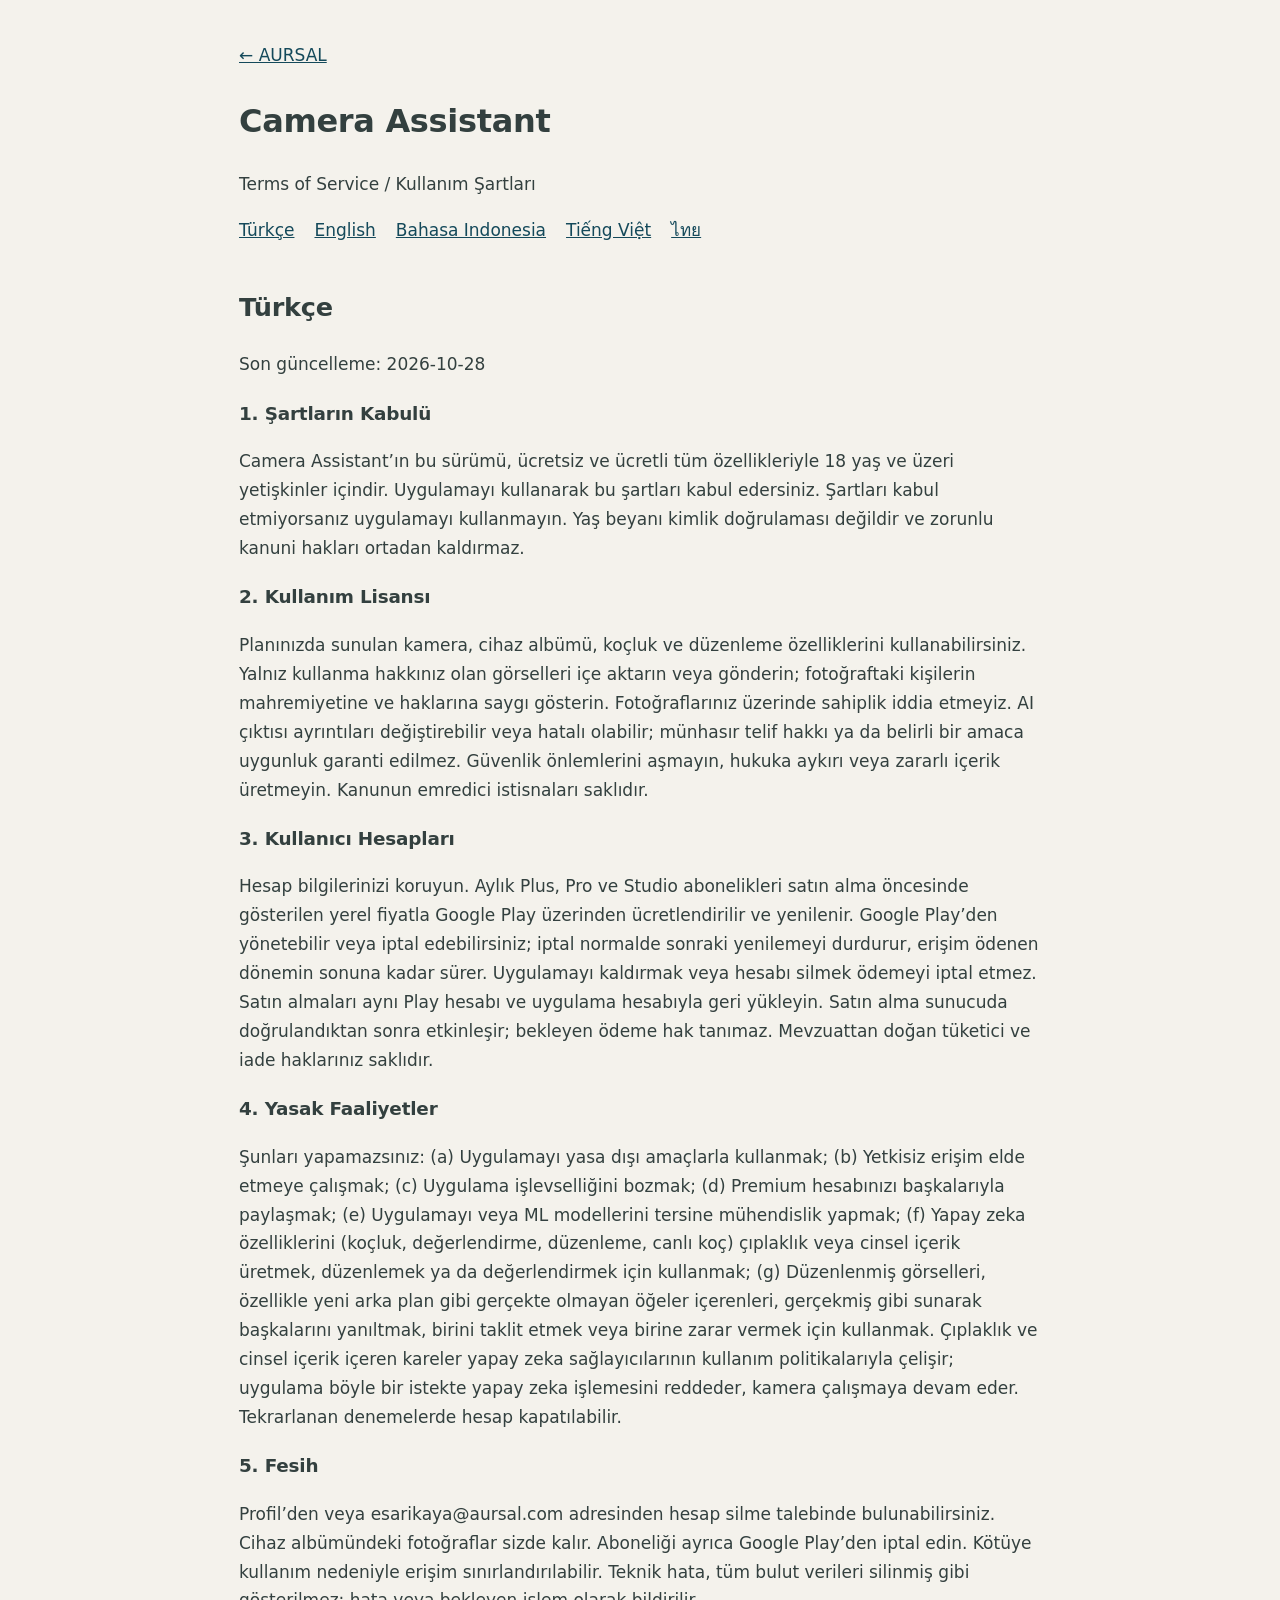
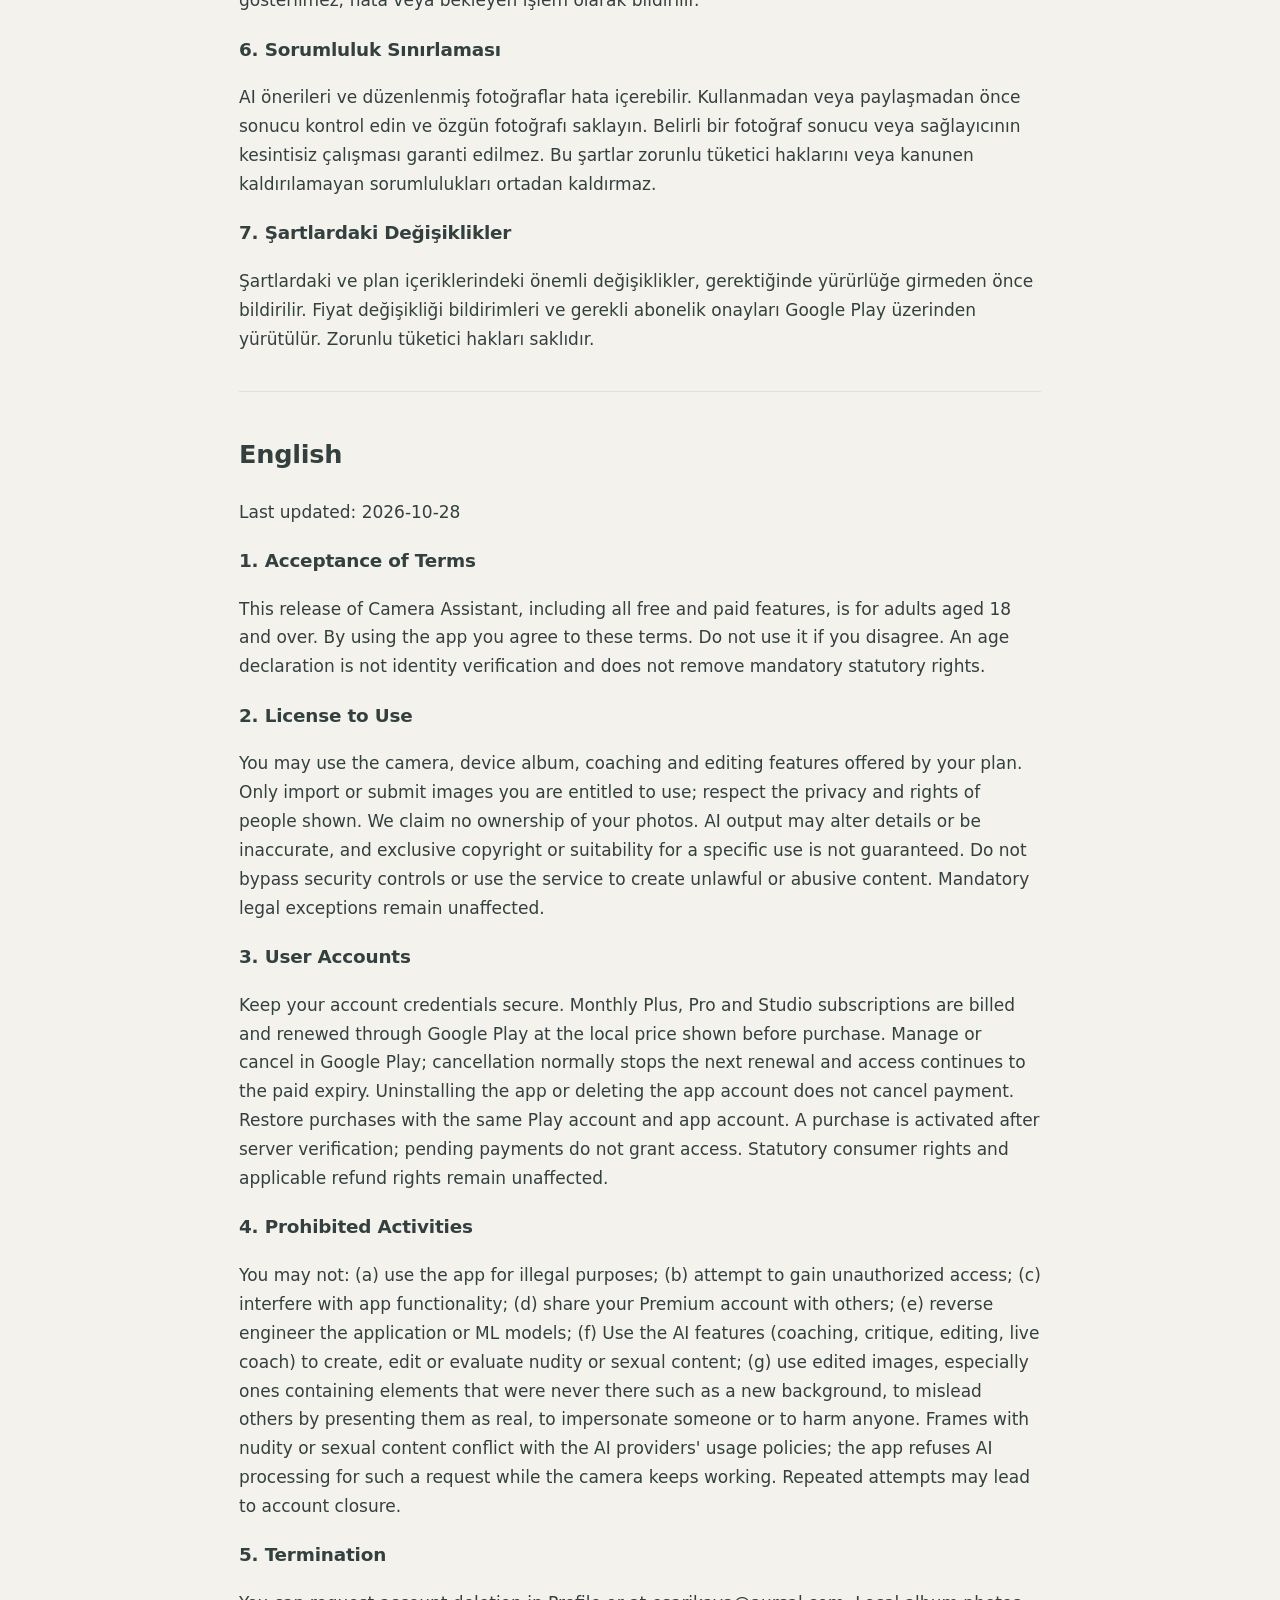
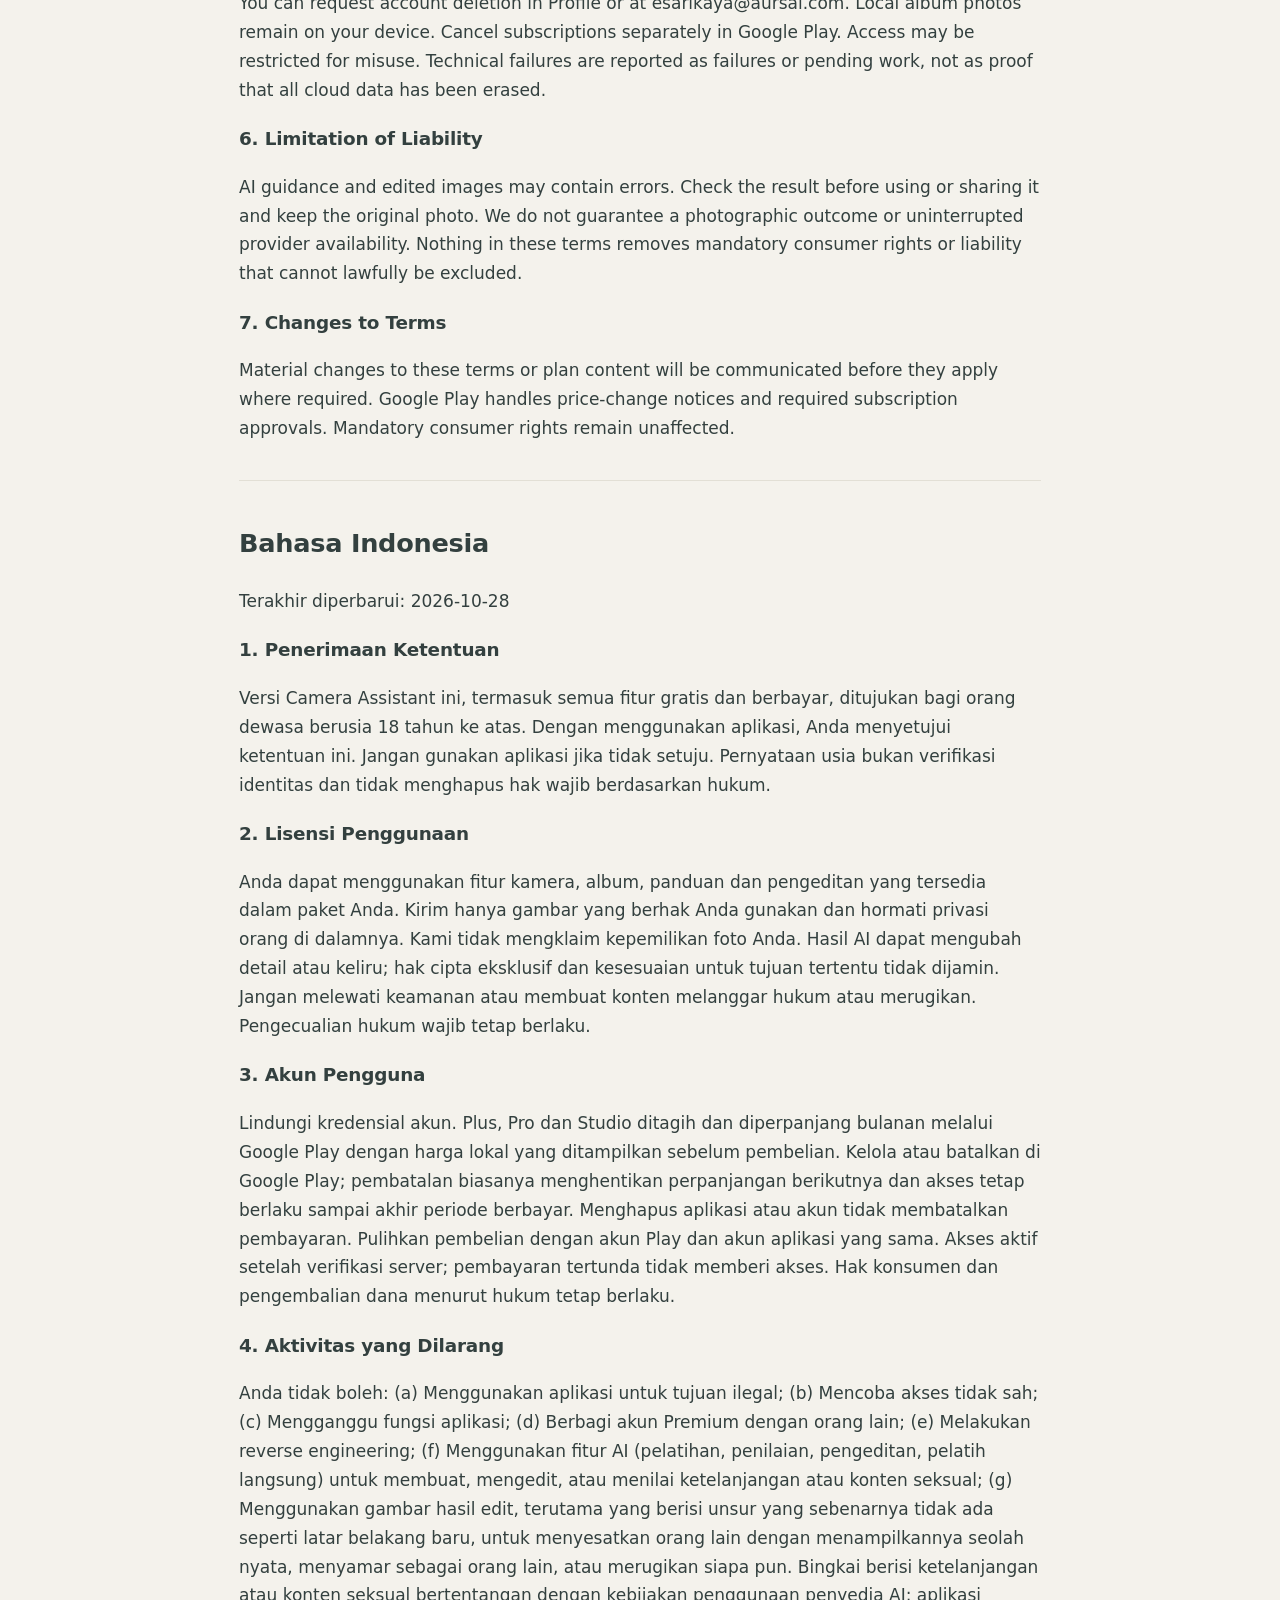
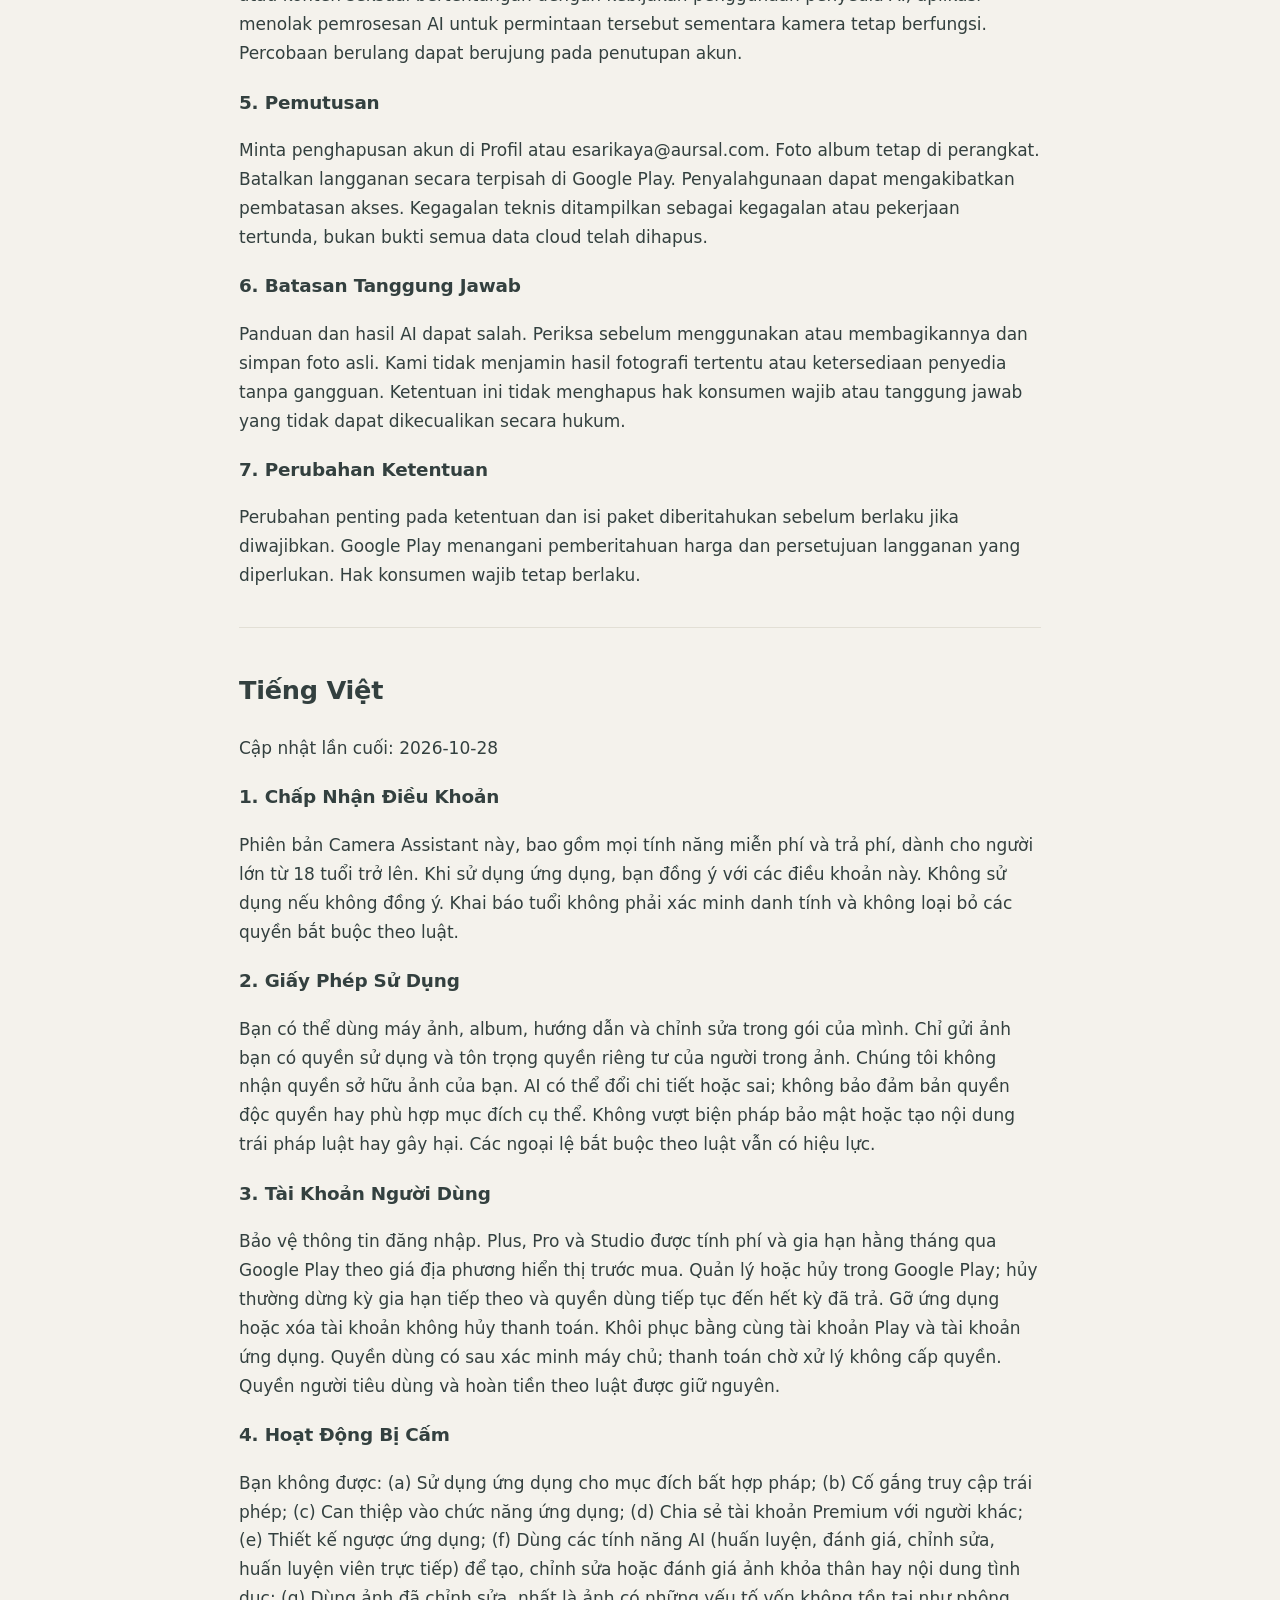
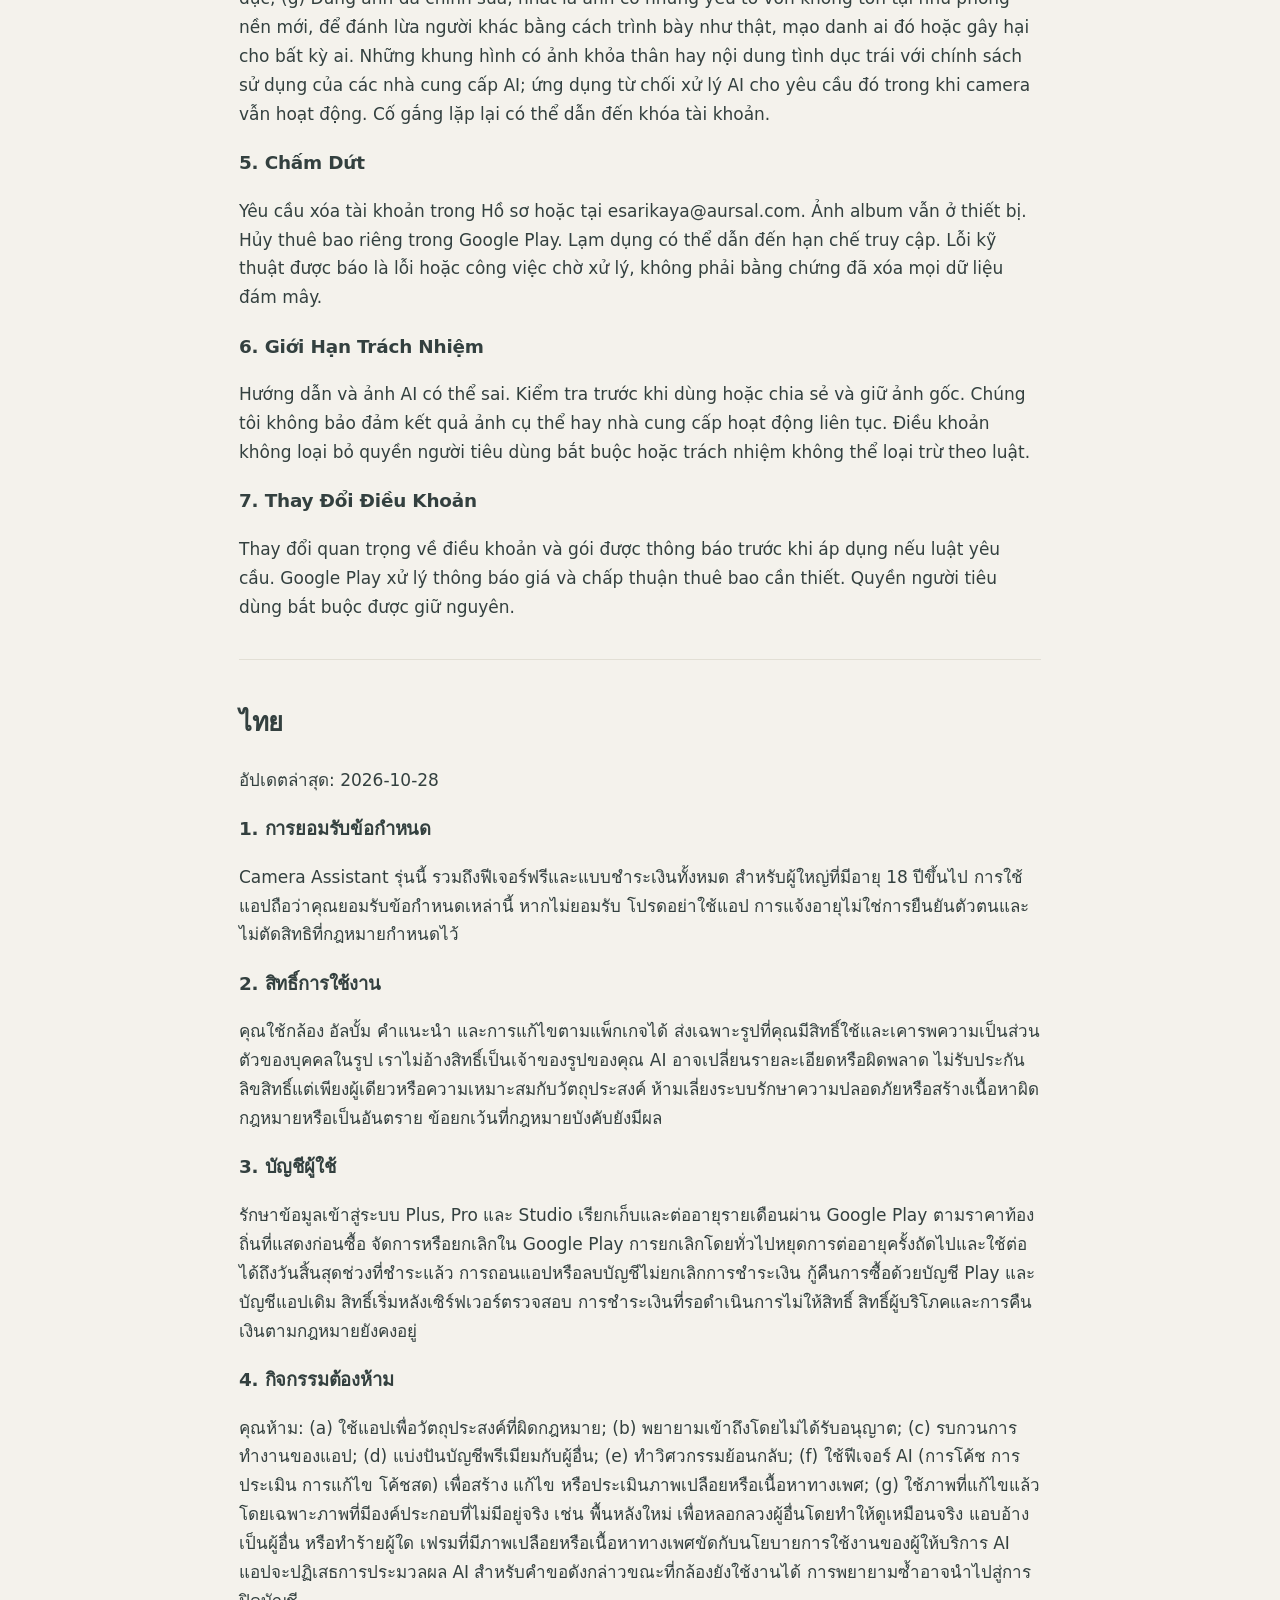
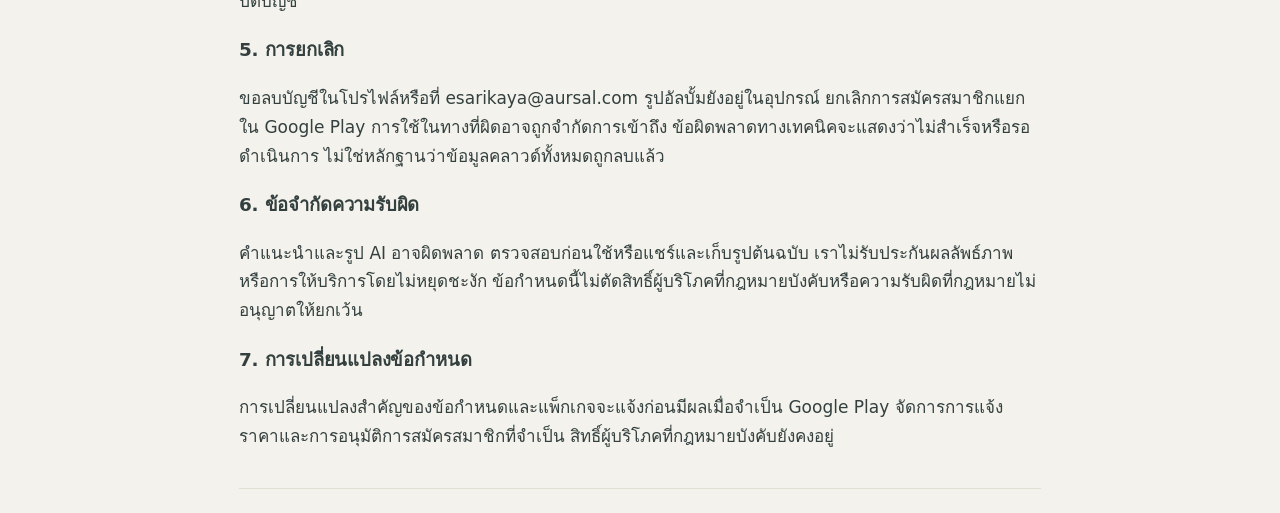
<file: kamera-asistani/kullanici-sozlesmesi.html>
<!doctype html><html lang="tr"><head><meta charset="utf-8">
<meta name="viewport" content="width=device-width, initial-scale=1">
<title>Kamera Asistanı — Kullanıcı Sözleşmesi</title>
<style>:root{--bg:#f8fafc;--fg:#1f2937;--accent:#155e75;--card:white;--border:#cbd5e1;--muted:#475569}*{box-sizing:border-box}body{margin:0;background:var(--bg);color:var(--fg);font:17px/1.7 system-ui,sans-serif}.wrap{max-width:850px;margin:auto;padding:24px}a{color:var(--accent)}nav{display:flex;flex-wrap:wrap;gap:20px}article{padding:20px 0;border-bottom:1px solid var(--border)}h1{font-size:2rem}h2{font-size:1.6rem}h3{font-size:1.15rem}p{white-space:pre-line;overflow-wrap:anywhere}html{scroll-behavior:smooth}@media(prefers-reduced-motion:reduce){html{scroll-behavior:auto}}
    /* aursal.com palette, applied over the tokens above (scripts/build_web.py) */
    :root {
      --fg:#33403f; --muted:#7a857f; --bg:#f4f2ec;
      --card:#fffefb; --accent:#14495a; --border:#e2dfd5;
    }
    @media (prefers-color-scheme: dark) {
      :root {
        --fg:#e6e6e6; --muted:#a0a4ab; --bg:#14181d;
        --card:#1b2026; --accent:#7fc4d8; --border:#2b3138;
      }
    }
    h1, h2, h3 { color: var(--fg); letter-spacing:-.01em; }
  </style></head><body><div class="wrap">
<p style="margin-bottom:1.5rem"><a href="https://aursal.com/">← AURSAL</a></p>
<h1>Camera Assistant</h1><p>Terms of Service / Kullanım Şartları</p>
<nav aria-label="Language"><a href="#tr" lang="tr">Türkçe</a> <a href="#en" lang="en">English</a> <a href="#id" lang="id">Bahasa Indonesia</a> <a href="#vi" lang="vi">Tiếng Việt</a> <a href="#th" lang="th">ไทย</a></nav>
<article id="tr" lang="tr"><h2>Türkçe</h2>
<p>Son güncelleme: 2026-10-28</p>
<section><h3>1. Şartların Kabulü</h3><p>Camera Assistant’ın bu sürümü, ücretsiz ve ücretli tüm özellikleriyle 18 yaş ve üzeri yetişkinler içindir. Uygulamayı kullanarak bu şartları kabul edersiniz. Şartları kabul etmiyorsanız uygulamayı kullanmayın. Yaş beyanı kimlik doğrulaması değildir ve zorunlu kanuni hakları ortadan kaldırmaz.</p></section>
<section><h3>2. Kullanım Lisansı</h3><p>Planınızda sunulan kamera, cihaz albümü, koçluk ve düzenleme özelliklerini kullanabilirsiniz. Yalnız kullanma hakkınız olan görselleri içe aktarın veya gönderin; fotoğraftaki kişilerin mahremiyetine ve haklarına saygı gösterin. Fotoğraflarınız üzerinde sahiplik iddia etmeyiz. AI çıktısı ayrıntıları değiştirebilir veya hatalı olabilir; münhasır telif hakkı ya da belirli bir amaca uygunluk garanti edilmez. Güvenlik önlemlerini aşmayın, hukuka aykırı veya zararlı içerik üretmeyin. Kanunun emredici istisnaları saklıdır.</p></section>
<section><h3>3. Kullanıcı Hesapları</h3><p>Hesap bilgilerinizi koruyun. Aylık Plus, Pro ve Studio abonelikleri satın alma öncesinde gösterilen yerel fiyatla Google Play üzerinden ücretlendirilir ve yenilenir. Google Play’den yönetebilir veya iptal edebilirsiniz; iptal normalde sonraki yenilemeyi durdurur, erişim ödenen dönemin sonuna kadar sürer. Uygulamayı kaldırmak veya hesabı silmek ödemeyi iptal etmez. Satın almaları aynı Play hesabı ve uygulama hesabıyla geri yükleyin. Satın alma sunucuda doğrulandıktan sonra etkinleşir; bekleyen ödeme hak tanımaz. Mevzuattan doğan tüketici ve iade haklarınız saklıdır.</p></section>
<section><h3>4. Yasak Faaliyetler</h3><p>Şunları yapamazsınız: (a) Uygulamayı yasa dışı amaçlarla kullanmak; (b) Yetkisiz erişim elde etmeye çalışmak; (c) Uygulama işlevselliğini bozmak; (d) Premium hesabınızı başkalarıyla paylaşmak; (e) Uygulamayı veya ML modellerini tersine mühendislik yapmak; (f) Yapay zeka özelliklerini (koçluk, değerlendirme, düzenleme, canlı koç) çıplaklık veya cinsel içerik üretmek, düzenlemek ya da değerlendirmek için kullanmak; (g) Düzenlenmiş görselleri, özellikle yeni arka plan gibi gerçekte olmayan öğeler içerenleri, gerçekmiş gibi sunarak başkalarını yanıltmak, birini taklit etmek veya birine zarar vermek için kullanmak. Çıplaklık ve cinsel içerik içeren kareler yapay zeka sağlayıcılarının kullanım politikalarıyla çelişir; uygulama böyle bir istekte yapay zeka işlemesini reddeder, kamera çalışmaya devam eder. Tekrarlanan denemelerde hesap kapatılabilir.</p></section>
<section><h3>5. Fesih</h3><p>Profil’den veya esarikaya@aursal.com adresinden hesap silme talebinde bulunabilirsiniz. Cihaz albümündeki fotoğraflar sizde kalır. Aboneliği ayrıca Google Play’den iptal edin. Kötüye kullanım nedeniyle erişim sınırlandırılabilir. Teknik hata, tüm bulut verileri silinmiş gibi gösterilmez; hata veya bekleyen işlem olarak bildirilir.</p></section>
<section><h3>6. Sorumluluk Sınırlaması</h3><p>AI önerileri ve düzenlenmiş fotoğraflar hata içerebilir. Kullanmadan veya paylaşmadan önce sonucu kontrol edin ve özgün fotoğrafı saklayın. Belirli bir fotoğraf sonucu veya sağlayıcının kesintisiz çalışması garanti edilmez. Bu şartlar zorunlu tüketici haklarını veya kanunen kaldırılamayan sorumlulukları ortadan kaldırmaz.</p></section>
<section><h3>7. Şartlardaki Değişiklikler</h3><p>Şartlardaki ve plan içeriklerindeki önemli değişiklikler, gerektiğinde yürürlüğe girmeden önce bildirilir. Fiyat değişikliği bildirimleri ve gerekli abonelik onayları Google Play üzerinden yürütülür. Zorunlu tüketici hakları saklıdır.</p></section>
</article>
<article id="en" lang="en"><h2>English</h2>
<p>Last updated: 2026-10-28</p>
<section><h3>1. Acceptance of Terms</h3><p>This release of Camera Assistant, including all free and paid features, is for adults aged 18 and over. By using the app you agree to these terms. Do not use it if you disagree. An age declaration is not identity verification and does not remove mandatory statutory rights.</p></section>
<section><h3>2. License to Use</h3><p>You may use the camera, device album, coaching and editing features offered by your plan. Only import or submit images you are entitled to use; respect the privacy and rights of people shown. We claim no ownership of your photos. AI output may alter details or be inaccurate, and exclusive copyright or suitability for a specific use is not guaranteed. Do not bypass security controls or use the service to create unlawful or abusive content. Mandatory legal exceptions remain unaffected.</p></section>
<section><h3>3. User Accounts</h3><p>Keep your account credentials secure. Monthly Plus, Pro and Studio subscriptions are billed and renewed through Google Play at the local price shown before purchase. Manage or cancel in Google Play; cancellation normally stops the next renewal and access continues to the paid expiry. Uninstalling the app or deleting the app account does not cancel payment. Restore purchases with the same Play account and app account. A purchase is activated after server verification; pending payments do not grant access. Statutory consumer rights and applicable refund rights remain unaffected.</p></section>
<section><h3>4. Prohibited Activities</h3><p>You may not: (a) use the app for illegal purposes; (b) attempt to gain unauthorized access; (c) interfere with app functionality; (d) share your Premium account with others; (e) reverse engineer the application or ML models; (f) Use the AI features (coaching, critique, editing, live coach) to create, edit or evaluate nudity or sexual content; (g) use edited images, especially ones containing elements that were never there such as a new background, to mislead others by presenting them as real, to impersonate someone or to harm anyone. Frames with nudity or sexual content conflict with the AI providers&#x27; usage policies; the app refuses AI processing for such a request while the camera keeps working. Repeated attempts may lead to account closure.</p></section>
<section><h3>5. Termination</h3><p>You can request account deletion in Profile or at esarikaya@aursal.com. Local album photos remain on your device. Cancel subscriptions separately in Google Play. Access may be restricted for misuse. Technical failures are reported as failures or pending work, not as proof that all cloud data has been erased.</p></section>
<section><h3>6. Limitation of Liability</h3><p>AI guidance and edited images may contain errors. Check the result before using or sharing it and keep the original photo. We do not guarantee a photographic outcome or uninterrupted provider availability. Nothing in these terms removes mandatory consumer rights or liability that cannot lawfully be excluded.</p></section>
<section><h3>7. Changes to Terms</h3><p>Material changes to these terms or plan content will be communicated before they apply where required. Google Play handles price-change notices and required subscription approvals. Mandatory consumer rights remain unaffected.</p></section>
</article>
<article id="id" lang="id"><h2>Bahasa Indonesia</h2>
<p>Terakhir diperbarui: 2026-10-28</p>
<section><h3>1. Penerimaan Ketentuan</h3><p>Versi Camera Assistant ini, termasuk semua fitur gratis dan berbayar, ditujukan bagi orang dewasa berusia 18 tahun ke atas. Dengan menggunakan aplikasi, Anda menyetujui ketentuan ini. Jangan gunakan aplikasi jika tidak setuju. Pernyataan usia bukan verifikasi identitas dan tidak menghapus hak wajib berdasarkan hukum.</p></section>
<section><h3>2. Lisensi Penggunaan</h3><p>Anda dapat menggunakan fitur kamera, album, panduan dan pengeditan yang tersedia dalam paket Anda. Kirim hanya gambar yang berhak Anda gunakan dan hormati privasi orang di dalamnya. Kami tidak mengklaim kepemilikan foto Anda. Hasil AI dapat mengubah detail atau keliru; hak cipta eksklusif dan kesesuaian untuk tujuan tertentu tidak dijamin. Jangan melewati keamanan atau membuat konten melanggar hukum atau merugikan. Pengecualian hukum wajib tetap berlaku.</p></section>
<section><h3>3. Akun Pengguna</h3><p>Lindungi kredensial akun. Plus, Pro dan Studio ditagih dan diperpanjang bulanan melalui Google Play dengan harga lokal yang ditampilkan sebelum pembelian. Kelola atau batalkan di Google Play; pembatalan biasanya menghentikan perpanjangan berikutnya dan akses tetap berlaku sampai akhir periode berbayar. Menghapus aplikasi atau akun tidak membatalkan pembayaran. Pulihkan pembelian dengan akun Play dan akun aplikasi yang sama. Akses aktif setelah verifikasi server; pembayaran tertunda tidak memberi akses. Hak konsumen dan pengembalian dana menurut hukum tetap berlaku.</p></section>
<section><h3>4. Aktivitas yang Dilarang</h3><p>Anda tidak boleh: (a) Menggunakan aplikasi untuk tujuan ilegal; (b) Mencoba akses tidak sah; (c) Mengganggu fungsi aplikasi; (d) Berbagi akun Premium dengan orang lain; (e) Melakukan reverse engineering; (f) Menggunakan fitur AI (pelatihan, penilaian, pengeditan, pelatih langsung) untuk membuat, mengedit, atau menilai ketelanjangan atau konten seksual; (g) Menggunakan gambar hasil edit, terutama yang berisi unsur yang sebenarnya tidak ada seperti latar belakang baru, untuk menyesatkan orang lain dengan menampilkannya seolah nyata, menyamar sebagai orang lain, atau merugikan siapa pun. Bingkai berisi ketelanjangan atau konten seksual bertentangan dengan kebijakan penggunaan penyedia AI; aplikasi menolak pemrosesan AI untuk permintaan tersebut sementara kamera tetap berfungsi. Percobaan berulang dapat berujung pada penutupan akun.</p></section>
<section><h3>5. Pemutusan</h3><p>Minta penghapusan akun di Profil atau esarikaya@aursal.com. Foto album tetap di perangkat. Batalkan langganan secara terpisah di Google Play. Penyalahgunaan dapat mengakibatkan pembatasan akses. Kegagalan teknis ditampilkan sebagai kegagalan atau pekerjaan tertunda, bukan bukti semua data cloud telah dihapus.</p></section>
<section><h3>6. Batasan Tanggung Jawab</h3><p>Panduan dan hasil AI dapat salah. Periksa sebelum menggunakan atau membagikannya dan simpan foto asli. Kami tidak menjamin hasil fotografi tertentu atau ketersediaan penyedia tanpa gangguan. Ketentuan ini tidak menghapus hak konsumen wajib atau tanggung jawab yang tidak dapat dikecualikan secara hukum.</p></section>
<section><h3>7. Perubahan Ketentuan</h3><p>Perubahan penting pada ketentuan dan isi paket diberitahukan sebelum berlaku jika diwajibkan. Google Play menangani pemberitahuan harga dan persetujuan langganan yang diperlukan. Hak konsumen wajib tetap berlaku.</p></section>
</article>
<article id="vi" lang="vi"><h2>Tiếng Việt</h2>
<p>Cập nhật lần cuối: 2026-10-28</p>
<section><h3>1. Chấp Nhận Điều Khoản</h3><p>Phiên bản Camera Assistant này, bao gồm mọi tính năng miễn phí và trả phí, dành cho người lớn từ 18 tuổi trở lên. Khi sử dụng ứng dụng, bạn đồng ý với các điều khoản này. Không sử dụng nếu không đồng ý. Khai báo tuổi không phải xác minh danh tính và không loại bỏ các quyền bắt buộc theo luật.</p></section>
<section><h3>2. Giấy Phép Sử Dụng</h3><p>Bạn có thể dùng máy ảnh, album, hướng dẫn và chỉnh sửa trong gói của mình. Chỉ gửi ảnh bạn có quyền sử dụng và tôn trọng quyền riêng tư của người trong ảnh. Chúng tôi không nhận quyền sở hữu ảnh của bạn. AI có thể đổi chi tiết hoặc sai; không bảo đảm bản quyền độc quyền hay phù hợp mục đích cụ thể. Không vượt biện pháp bảo mật hoặc tạo nội dung trái pháp luật hay gây hại. Các ngoại lệ bắt buộc theo luật vẫn có hiệu lực.</p></section>
<section><h3>3. Tài Khoản Người Dùng</h3><p>Bảo vệ thông tin đăng nhập. Plus, Pro và Studio được tính phí và gia hạn hằng tháng qua Google Play theo giá địa phương hiển thị trước mua. Quản lý hoặc hủy trong Google Play; hủy thường dừng kỳ gia hạn tiếp theo và quyền dùng tiếp tục đến hết kỳ đã trả. Gỡ ứng dụng hoặc xóa tài khoản không hủy thanh toán. Khôi phục bằng cùng tài khoản Play và tài khoản ứng dụng. Quyền dùng có sau xác minh máy chủ; thanh toán chờ xử lý không cấp quyền. Quyền người tiêu dùng và hoàn tiền theo luật được giữ nguyên.</p></section>
<section><h3>4. Hoạt Động Bị Cấm</h3><p>Bạn không được: (a) Sử dụng ứng dụng cho mục đích bất hợp pháp; (b) Cố gắng truy cập trái phép; (c) Can thiệp vào chức năng ứng dụng; (d) Chia sẻ tài khoản Premium với người khác; (e) Thiết kế ngược ứng dụng; (f) Dùng các tính năng AI (huấn luyện, đánh giá, chỉnh sửa, huấn luyện viên trực tiếp) để tạo, chỉnh sửa hoặc đánh giá ảnh khỏa thân hay nội dung tình dục; (g) Dùng ảnh đã chỉnh sửa, nhất là ảnh có những yếu tố vốn không tồn tại như phông nền mới, để đánh lừa người khác bằng cách trình bày như thật, mạo danh ai đó hoặc gây hại cho bất kỳ ai. Những khung hình có ảnh khỏa thân hay nội dung tình dục trái với chính sách sử dụng của các nhà cung cấp AI; ứng dụng từ chối xử lý AI cho yêu cầu đó trong khi camera vẫn hoạt động. Cố gắng lặp lại có thể dẫn đến khóa tài khoản.</p></section>
<section><h3>5. Chấm Dứt</h3><p>Yêu cầu xóa tài khoản trong Hồ sơ hoặc tại esarikaya@aursal.com. Ảnh album vẫn ở thiết bị. Hủy thuê bao riêng trong Google Play. Lạm dụng có thể dẫn đến hạn chế truy cập. Lỗi kỹ thuật được báo là lỗi hoặc công việc chờ xử lý, không phải bằng chứng đã xóa mọi dữ liệu đám mây.</p></section>
<section><h3>6. Giới Hạn Trách Nhiệm</h3><p>Hướng dẫn và ảnh AI có thể sai. Kiểm tra trước khi dùng hoặc chia sẻ và giữ ảnh gốc. Chúng tôi không bảo đảm kết quả ảnh cụ thể hay nhà cung cấp hoạt động liên tục. Điều khoản không loại bỏ quyền người tiêu dùng bắt buộc hoặc trách nhiệm không thể loại trừ theo luật.</p></section>
<section><h3>7. Thay Đổi Điều Khoản</h3><p>Thay đổi quan trọng về điều khoản và gói được thông báo trước khi áp dụng nếu luật yêu cầu. Google Play xử lý thông báo giá và chấp thuận thuê bao cần thiết. Quyền người tiêu dùng bắt buộc được giữ nguyên.</p></section>
</article>
<article id="th" lang="th"><h2>ไทย</h2>
<p>อัปเดตล่าสุด: 2026-10-28</p>
<section><h3>1. การยอมรับข้อกำหนด</h3><p>Camera Assistant รุ่นนี้ รวมถึงฟีเจอร์ฟรีและแบบชำระเงินทั้งหมด สำหรับผู้ใหญ่ที่มีอายุ 18 ปีขึ้นไป การใช้แอปถือว่าคุณยอมรับข้อกำหนดเหล่านี้ หากไม่ยอมรับ โปรดอย่าใช้แอป การแจ้งอายุไม่ใช่การยืนยันตัวตนและไม่ตัดสิทธิที่กฎหมายกำหนดไว้</p></section>
<section><h3>2. สิทธิ์การใช้งาน</h3><p>คุณใช้กล้อง อัลบั้ม คำแนะนำ และการแก้ไขตามแพ็กเกจได้ ส่งเฉพาะรูปที่คุณมีสิทธิ์ใช้และเคารพความเป็นส่วนตัวของบุคคลในรูป เราไม่อ้างสิทธิ์เป็นเจ้าของรูปของคุณ AI อาจเปลี่ยนรายละเอียดหรือผิดพลาด ไม่รับประกันลิขสิทธิ์แต่เพียงผู้เดียวหรือความเหมาะสมกับวัตถุประสงค์ ห้ามเลี่ยงระบบรักษาความปลอดภัยหรือสร้างเนื้อหาผิดกฎหมายหรือเป็นอันตราย ข้อยกเว้นที่กฎหมายบังคับยังมีผล</p></section>
<section><h3>3. บัญชีผู้ใช้</h3><p>รักษาข้อมูลเข้าสู่ระบบ Plus, Pro และ Studio เรียกเก็บและต่ออายุรายเดือนผ่าน Google Play ตามราคาท้องถิ่นที่แสดงก่อนซื้อ จัดการหรือยกเลิกใน Google Play การยกเลิกโดยทั่วไปหยุดการต่ออายุครั้งถัดไปและใช้ต่อได้ถึงวันสิ้นสุดช่วงที่ชำระแล้ว การถอนแอปหรือลบบัญชีไม่ยกเลิกการชำระเงิน กู้คืนการซื้อด้วยบัญชี Play และบัญชีแอปเดิม สิทธิ์เริ่มหลังเซิร์ฟเวอร์ตรวจสอบ การชำระเงินที่รอดำเนินการไม่ให้สิทธิ์ สิทธิ์ผู้บริโภคและการคืนเงินตามกฎหมายยังคงอยู่</p></section>
<section><h3>4. กิจกรรมต้องห้าม</h3><p>คุณห้าม: (a) ใช้แอปเพื่อวัตถุประสงค์ที่ผิดกฎหมาย; (b) พยายามเข้าถึงโดยไม่ได้รับอนุญาต; (c) รบกวนการทำงานของแอป; (d) แบ่งปันบัญชีพรีเมียมกับผู้อื่น; (e) ทำวิศวกรรมย้อนกลับ; (f) ใช้ฟีเจอร์ AI (การโค้ช การประเมิน การแก้ไข โค้ชสด) เพื่อสร้าง แก้ไข หรือประเมินภาพเปลือยหรือเนื้อหาทางเพศ; (g) ใช้ภาพที่แก้ไขแล้ว โดยเฉพาะภาพที่มีองค์ประกอบที่ไม่มีอยู่จริง เช่น พื้นหลังใหม่ เพื่อหลอกลวงผู้อื่นโดยทำให้ดูเหมือนจริง แอบอ้างเป็นผู้อื่น หรือทำร้ายผู้ใด เฟรมที่มีภาพเปลือยหรือเนื้อหาทางเพศขัดกับนโยบายการใช้งานของผู้ให้บริการ AI แอปจะปฏิเสธการประมวลผล AI สำหรับคำขอดังกล่าวขณะที่กล้องยังใช้งานได้ การพยายามซ้ำอาจนำไปสู่การปิดบัญชี</p></section>
<section><h3>5. การยกเลิก</h3><p>ขอลบบัญชีในโปรไฟล์หรือที่ esarikaya@aursal.com รูปอัลบั้มยังอยู่ในอุปกรณ์ ยกเลิกการสมัครสมาชิกแยกใน Google Play การใช้ในทางที่ผิดอาจถูกจำกัดการเข้าถึง ข้อผิดพลาดทางเทคนิคจะแสดงว่าไม่สำเร็จหรือรอดำเนินการ ไม่ใช่หลักฐานว่าข้อมูลคลาวด์ทั้งหมดถูกลบแล้ว</p></section>
<section><h3>6. ข้อจำกัดความรับผิด</h3><p>คำแนะนำและรูป AI อาจผิดพลาด ตรวจสอบก่อนใช้หรือแชร์และเก็บรูปต้นฉบับ เราไม่รับประกันผลลัพธ์ภาพหรือการให้บริการโดยไม่หยุดชะงัก ข้อกำหนดนี้ไม่ตัดสิทธิ์ผู้บริโภคที่กฎหมายบังคับหรือความรับผิดที่กฎหมายไม่อนุญาตให้ยกเว้น</p></section>
<section><h3>7. การเปลี่ยนแปลงข้อกำหนด</h3><p>การเปลี่ยนแปลงสำคัญของข้อกำหนดและแพ็กเกจจะแจ้งก่อนมีผลเมื่อจำเป็น Google Play จัดการการแจ้งราคาและการอนุมัติการสมัครสมาชิกที่จำเป็น สิทธิ์ผู้บริโภคที่กฎหมายบังคับยังคงอยู่</p></section>
</article>
</div></body></html>
</file>
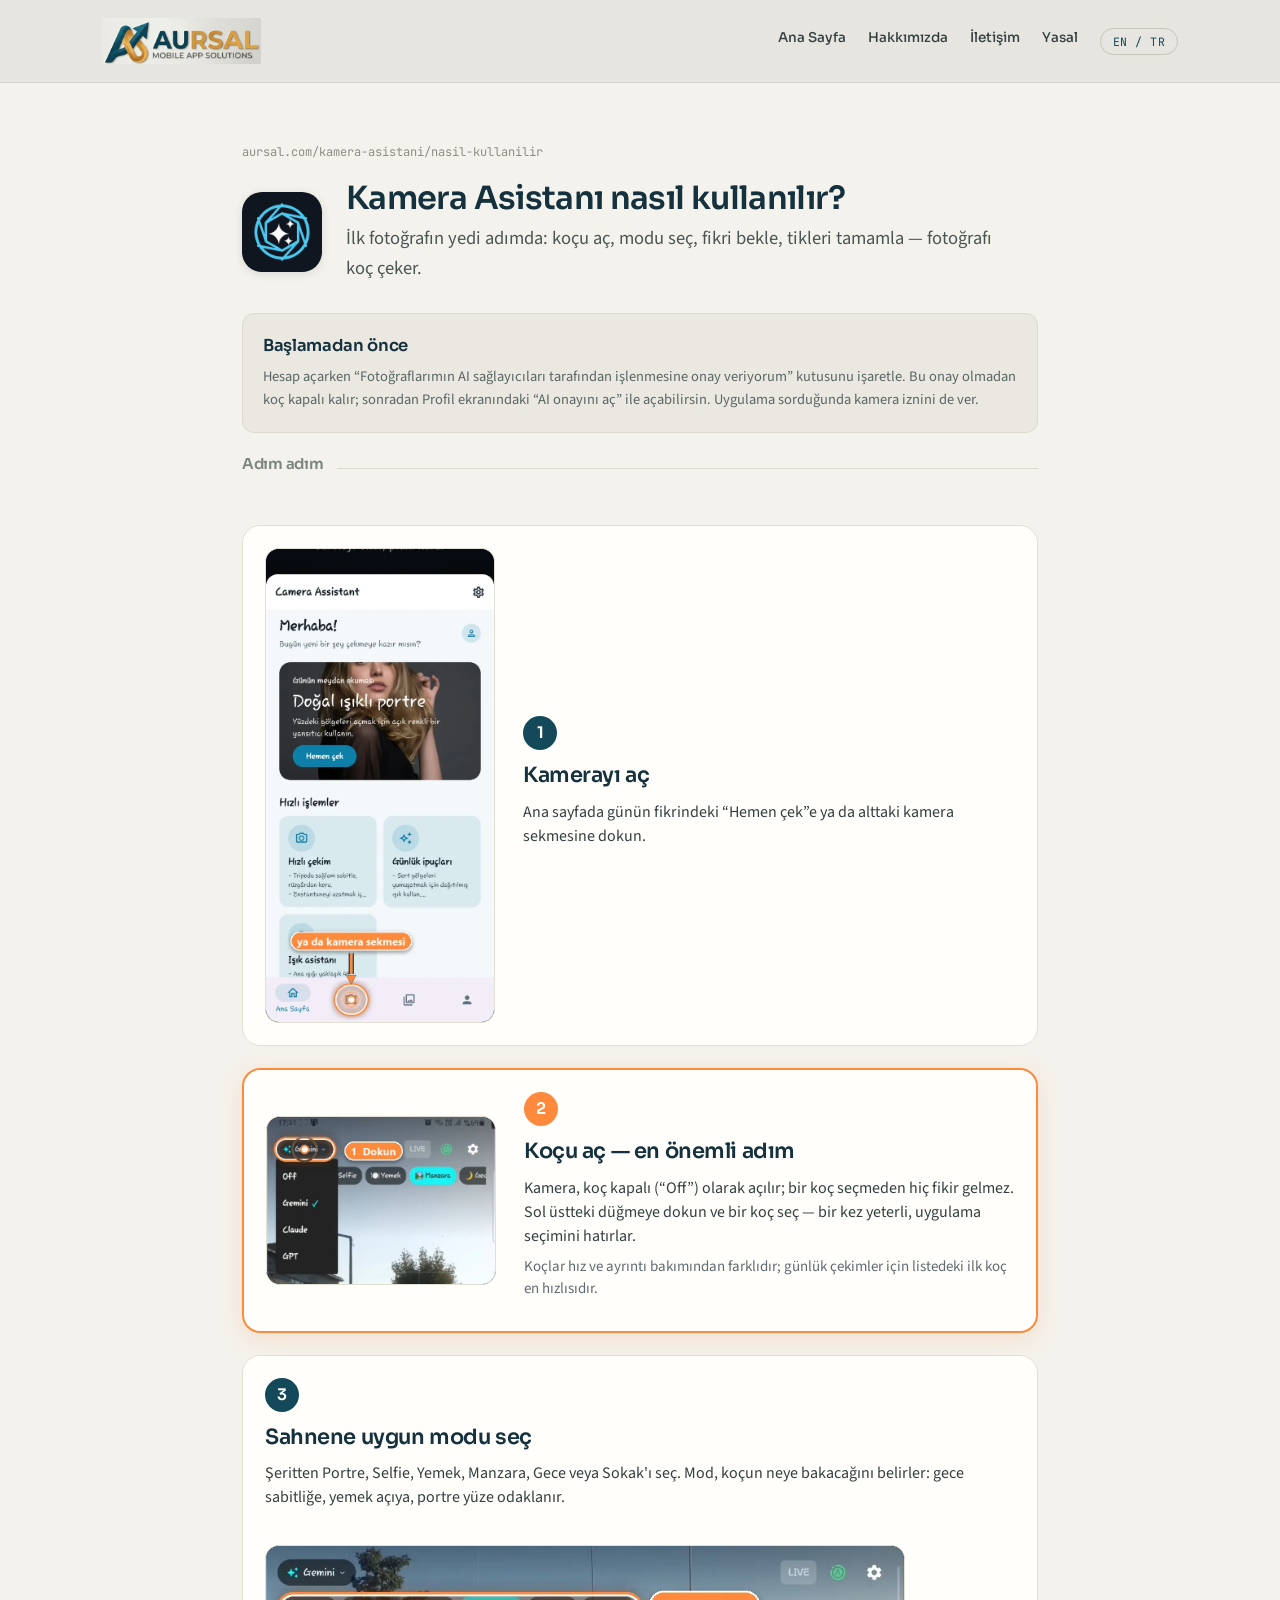
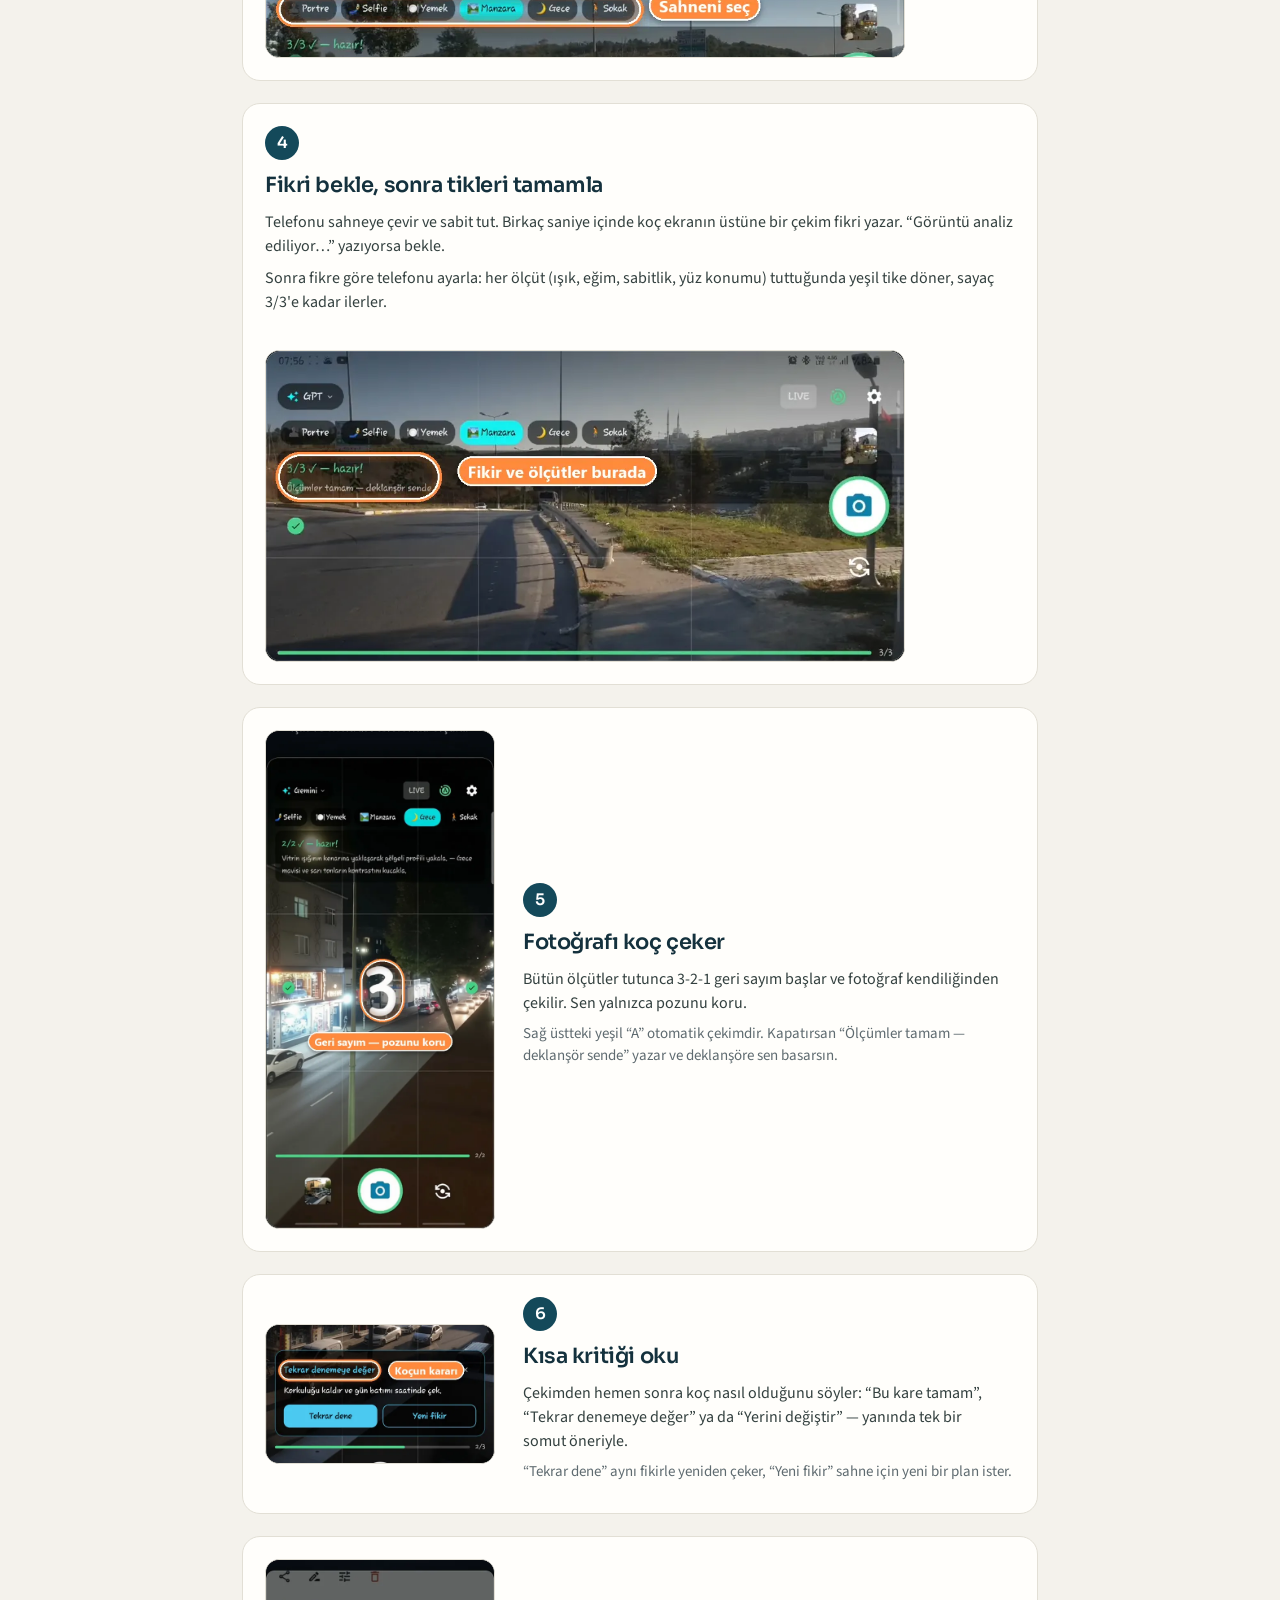
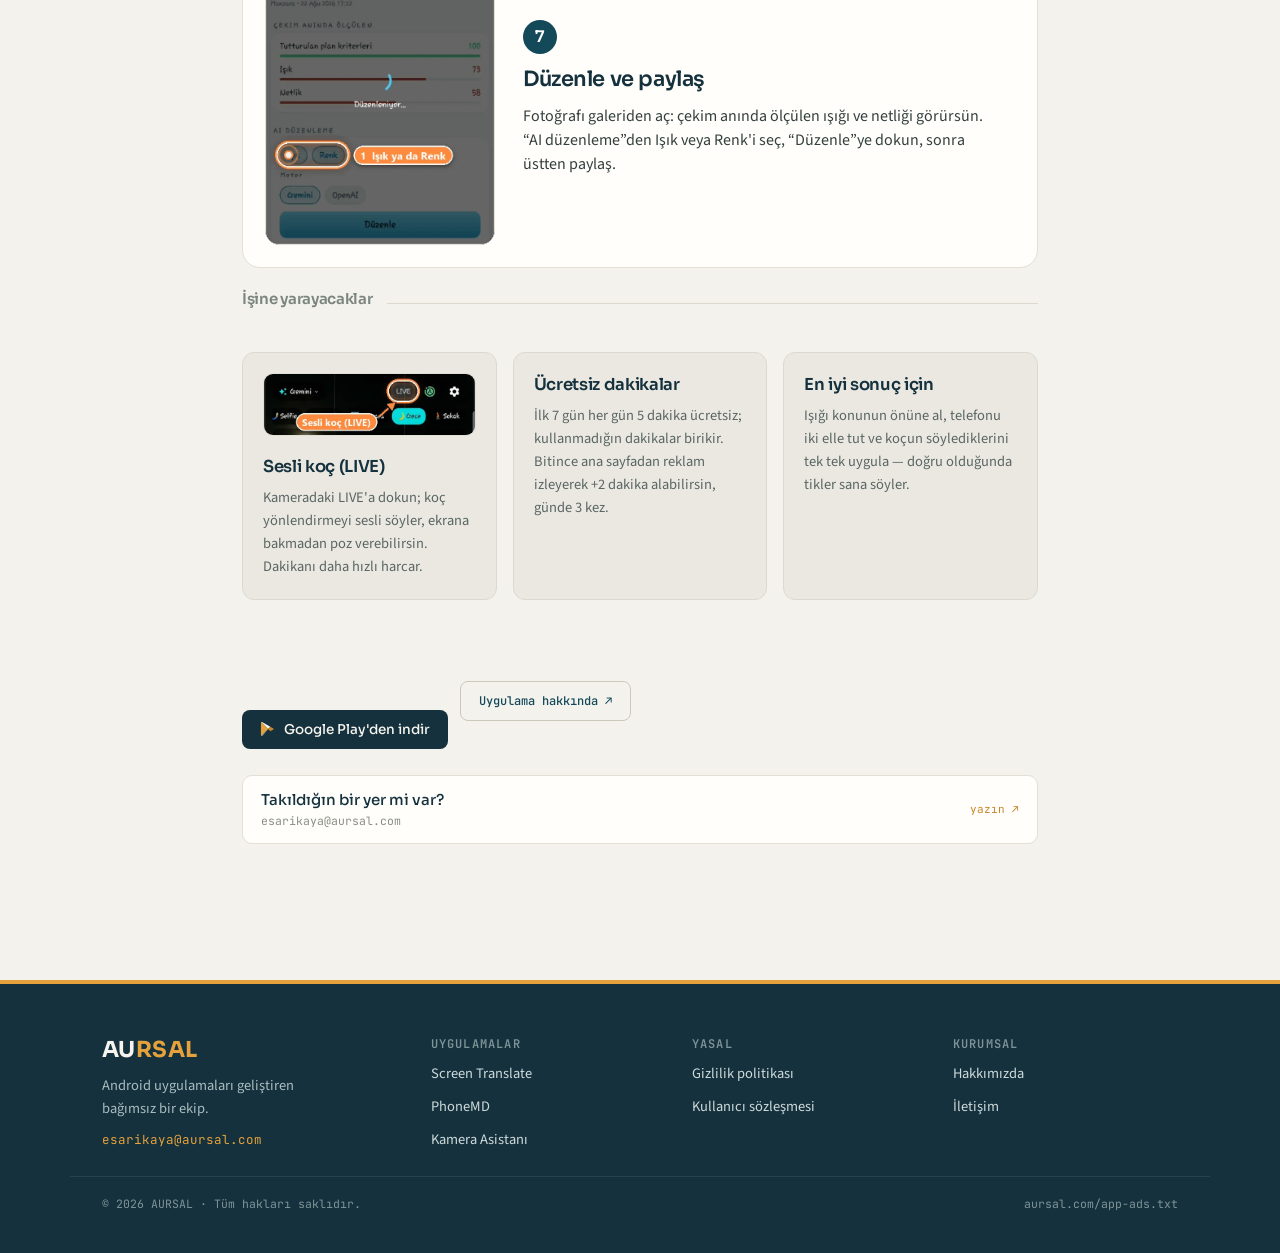
<file: kamera-asistani/nasil-kullanilir.html>
<!DOCTYPE html>
<html lang="tr">
<head>
<meta charset="utf-8">
<meta name="viewport" content="width=device-width, initial-scale=1">
<title>Kamera Asistanı nasıl kullanılır · AURSAL</title>
<meta name="description" content="Kamera Asistanı ile ilk fotoğrafın 6 adımda: modu seç, fikri bekle, tikleri tamamla, koç çeksin, kritiği oku, düzenle.">
<link rel="icon" href="../assets/icon-cameraassistant.webp">
<link rel="preconnect" href="https://fonts.googleapis.com">
<link rel="preconnect" href="https://fonts.gstatic.com" crossorigin>
<link href="https://fonts.googleapis.com/css2?family=Sora:wght@400;500;600;700&family=Source+Sans+3:wght@400;600&family=JetBrains+Mono:wght@400;500&display=swap" rel="stylesheet">
<link rel="stylesheet" href="../style.css">
<style>
  .hero{display:flex;gap:24px;align-items:center}
  .hero .icon.big{width:80px;height:80px;border-radius:20px;background-size:cover;flex:none}
  .hero h1{font-size:32px;font-weight:600;line-height:1.1;margin-bottom:8px}
  .gsteps{display:flex;flex-direction:column;gap:22px;margin-top:8px}
  .gstep{display:grid;grid-template-columns:230px 1fr;gap:28px;align-items:center;padding:22px;border:1px solid #e2dfd5;border-radius:18px;background:#fffefb}
  .gstep.wide{grid-template-columns:1fr}
  .gstep img{width:100%;height:auto;border-radius:14px;border:1px solid #e2dfd5;background:#11181f}
  .gstep.wide img{max-width:640px}
  .gstep .num{display:inline-flex;width:34px;height:34px;border-radius:50%;align-items:center;justify-content:center;background:#14495a;color:#fff;font-weight:600;font-family:Sora,sans-serif;margin-bottom:10px}
  .gstep h3{font-size:21px;font-weight:600;margin-bottom:8px}
  .gstep p{margin-bottom:8px}
  .gstep .hint{font-size:15px;color:#5f6b70}
  .gstep.key{border:2px solid #ff8a3d;box-shadow:0 6px 24px rgba(255,138,61,.18)}
  .gstep.key .num{background:#ff8a3d}
  .tips{display:grid;grid-template-columns:repeat(3,1fr);gap:16px}
  .tile .tipimg{display:block;width:100%;height:auto;border-radius:10px;border:1px solid #e2dfd5;margin-bottom:12px}
  @media (max-width:760px){
    .gstep{grid-template-columns:1fr;gap:16px;padding:16px}
    .gstep img{max-width:260px}
    .gstep.wide img{max-width:100%}
    .tips{grid-template-columns:1fr}
    .hero{flex-direction:column;align-items:flex-start}
  }
</style>
</head>
<body>
<header>
  <div class="wrap head">
    <a class="brand" href="../index.html"><img src="../assets/aursal-logo.png" alt="AURSAL"></a>
    <nav>
      <a href="../index.html"><span class="i18n" data-en="Home">Ana Sayfa</span></a>
      <a href="../hakkimizda.html"><span class="i18n" data-en="About">Hakkımızda</span></a>
      <a href="../iletisim.html"><span class="i18n" data-en="Contact">İletişim</span></a>
      <a href="../yasal.html"><span class="i18n" data-en="Legal">Yasal</span></a>
      <button id="lang" type="button">EN / TR</button>
    </nav>
  </div>
</header>
<main>
  <section class="wrap narrow">
    <code class="path">aursal.com/kamera-asistani/nasil-kullanilir</code>
    <div class="hero">
      <span class="icon big" style="background-image:url(../assets/icon-cameraassistant.webp)"></span>
      <div>
        <h1><span class="i18n" data-en="How to use Camera Assistant">Kamera Asistanı nasıl kullanılır?</span></h1>
        <p class="lead"><span class="i18n" data-en="Your first photo in seven steps: turn the coach on, pick a mode, wait for the idea, complete the checks — the coach takes the shot.">İlk fotoğrafın yedi adımda: koçu aç, modu seç, fikri bekle, tikleri tamamla — fotoğrafı koç çeker.</span></p>
      </div>
    </div>

    <div class="tile note">
      <h3><span class="i18n" data-en="Before you start">Başlamadan önce</span></h3>
      <p><span class="i18n" data-en="When you create your account, tick “I consent to my photos being processed by AI providers”. Without it the coach stays off — you can turn it on later in your Profile with “Turn on AI consent”. Allow camera access when the app asks.">Hesap açarken “Fotoğraflarımın AI sağlayıcıları tarafından işlenmesine onay veriyorum” kutusunu işaretle. Bu onay olmadan koç kapalı kalır; sonradan Profil ekranındaki “AI onayını aç” ile açabilirsin. Uygulama sorduğunda kamera iznini de ver.</span></p>
    </div>

    <div class="shead"><h2><span class="i18n" data-en="Step by step">Adım adım</span></h2><i></i></div>
    <div class="gsteps">

      <div class="gstep">
        <img src="img/rehber/1-kamerayi-ac.webp" alt="" loading="lazy">
        <div>
          <span class="num">1</span>
          <h3><span class="i18n" data-en="Open the camera">Kamerayı aç</span></h3>
          <p><span class="i18n" data-en="On the home screen tap “Shoot now” on the idea of the day, or the camera tab at the bottom.">Ana sayfada günün fikrindeki “Hemen çek”e ya da alttaki kamera sekmesine dokun.</span></p>
        </div>
      </div>

      <div class="gstep key">
        <img src="img/rehber/2-kocu-ac.webp" alt="" loading="lazy">
        <div>
          <span class="num">2</span>
          <h3><span class="i18n" data-en="Turn the coach on — the most important step">Koçu aç — en önemli adım</span></h3>
          <p><span class="i18n" data-en="The camera opens with the coach Off: no idea comes until you pick one. Tap the button at the top left and choose a coach — once is enough, the app remembers it.">Kamera, koç kapalı (“Off”) olarak açılır; bir koç seçmeden hiç fikir gelmez. Sol üstteki düğmeye dokun ve bir koç seç — bir kez yeterli, uygulama seçimini hatırlar.</span></p>
          <p class="hint"><span class="i18n" data-en="The coaches differ in speed and detail; the first in the list is the quickest for everyday shots.">Koçlar hız ve ayrıntı bakımından farklıdır; günlük çekimler için listedeki ilk koç en hızlısıdır.</span></p>
        </div>
      </div>

      <div class="gstep wide">
        <div>
          <span class="num">3</span>
          <h3><span class="i18n" data-en="Pick the mode that fits the scene">Sahnene uygun modu seç</span></h3>
          <p><span class="i18n" data-en="Choose Portrait, Selfie, Food, Landscape, Night or Street from the strip. The mode tells the coach what to look at: night cares about a steady hand, food about the angle, portrait about the face.">Şeritten Portre, Selfie, Yemek, Manzara, Gece veya Sokak'ı seç. Mod, koçun neye bakacağını belirler: gece sabitliğe, yemek açıya, portre yüze odaklanır.</span></p>
        </div>
        <img src="img/rehber/3-mod-sec.webp" alt="" loading="lazy">
      </div>

      <div class="gstep wide">
        <div>
          <span class="num">4</span>
          <h3><span class="i18n" data-en="Wait for the idea, then complete the checks">Fikri bekle, sonra tikleri tamamla</span></h3>
          <p><span class="i18n" data-en="Point the phone at the scene and hold it still. Within a few seconds the coach writes a shot idea at the top. While you see “Analysing the image…”, keep waiting.">Telefonu sahneye çevir ve sabit tut. Birkaç saniye içinde koç ekranın üstüne bir çekim fikri yazar. “Görüntü analiz ediliyor…” yazıyorsa bekle.</span></p>
          <p><span class="i18n" data-en="Then follow the idea: each check (light, tilt, steadiness, face position) turns into a green tick when it is met, and the counter climbs to 3/3.">Sonra fikre göre telefonu ayarla: her ölçüt (ışık, eğim, sabitlik, yüz konumu) tuttuğunda yeşil tike döner, sayaç 3/3'e kadar ilerler.</span></p>
        </div>
        <img src="img/rehber/4-fikri-bekle.webp" alt="" loading="lazy">
      </div>

      <div class="gstep">
        <img src="img/rehber/5-koc-ceker.webp" alt="" loading="lazy">
        <div>
          <span class="num">5</span>
          <h3><span class="i18n" data-en="The coach takes the shot">Fotoğrafı koç çeker</span></h3>
          <p><span class="i18n" data-en="When every check is met, a 3-2-1 countdown starts and the photo is taken by itself. Just hold the pose.">Bütün ölçütler tutunca 3-2-1 geri sayım başlar ve fotoğraf kendiliğinden çekilir. Sen yalnızca pozunu koru.</span></p>
          <p class="hint"><span class="i18n" data-en="The green “A” at the top right is auto-capture. Turn it off and you will see “Checks done — the shutter is yours”; then you press the button yourself.">Sağ üstteki yeşil “A” otomatik çekimdir. Kapatırsan “Ölçümler tamam — deklanşör sende” yazar ve deklanşöre sen basarsın.</span></p>
        </div>
      </div>

      <div class="gstep">
        <img src="img/rehber/6-kritik.webp" alt="" loading="lazy">
        <div>
          <span class="num">6</span>
          <h3><span class="i18n" data-en="Read the short critique">Kısa kritiği oku</span></h3>
          <p><span class="i18n" data-en="Right after the shot the coach tells you how it went: “This frame works”, “Worth another try” or “Change your spot”, with one concrete tip.">Çekimden hemen sonra koç nasıl olduğunu söyler: “Bu kare tamam”, “Tekrar denemeye değer” ya da “Yerini değiştir” — yanında tek bir somut öneriyle.</span></p>
          <p class="hint"><span class="i18n" data-en="“Try again” shoots the same idea once more; “New idea” asks for a fresh plan for the scene.">“Tekrar dene” aynı fikirle yeniden çeker, “Yeni fikir” sahne için yeni bir plan ister.</span></p>
        </div>
      </div>

      <div class="gstep">
        <img src="img/rehber/7-duzenle.webp" alt="" loading="lazy">
        <div>
          <span class="num">7</span>
          <h3><span class="i18n" data-en="Edit and share">Düzenle ve paylaş</span></h3>
          <p><span class="i18n" data-en="Open the photo from the gallery: you see the light and sharpness measured at the moment of the shot. Under “AI editing” pick Light or Colour, tap “Edit”, then share from the top.">Fotoğrafı galeriden aç: çekim anında ölçülen ışığı ve netliği görürsün. “AI düzenleme”den Işık veya Renk'i seç, “Düzenle”ye dokun, sonra üstten paylaş.</span></p>
        </div>
      </div>
    </div>

    <div class="shead"><h2><span class="i18n" data-en="Good to know">İşine yarayacaklar</span></h2><i></i></div>
    <div class="tips">
      <div class="tile"><img class="tipimg" src="img/rehber/ipucu-sesli-koc.webp" alt="" loading="lazy"><h3><span class="i18n" data-en="Voice coach (LIVE)">Sesli koç (LIVE)</span></h3><p><span class="i18n" data-en="Tap LIVE in the camera and the coach speaks the directions, so you can pose without looking at the screen. It uses your minutes faster.">Kameradaki LIVE'a dokun; koç yönlendirmeyi sesli söyler, ekrana bakmadan poz verebilirsin. Dakikanı daha hızlı harcar.</span></p></div>
      <div class="tile"><h3><span class="i18n" data-en="Free minutes">Ücretsiz dakikalar</span></h3><p><span class="i18n" data-en="5 free minutes of coaching a day for your first 7 days, and unused minutes roll over. When they run out, watch an ad on the home screen for +2 minutes, up to 3 times a day.">İlk 7 gün her gün 5 dakika ücretsiz; kullanmadığın dakikalar birikir. Bitince ana sayfadan reklam izleyerek +2 dakika alabilirsin, günde 3 kez.</span></p></div>
      <div class="tile"><h3><span class="i18n" data-en="For the best result">En iyi sonuç için</span></h3><p><span class="i18n" data-en="Keep the light in front of the subject, hold the phone with both hands, and follow one instruction at a time — the ticks will tell you when it is right.">Işığı konunun önüne al, telefonu iki elle tut ve koçun söylediklerini tek tek uygula — doğru olduğunda tikler sana söyler.</span></p></div>
    </div>

    <div class="cta" style="margin-top:28px;display:flex;gap:12px;align-items:center;flex-wrap:wrap">
      <a class="btn dark" href="https://play.google.com/store/apps/details?id=com.esarikaya.cameraassistant&amp;referrer=utm_source%3Daursal.com%26utm_medium%3Dguide" target="_blank" rel="noopener"><svg width="15" height="16" viewBox="0 0 512 512" aria-hidden="true"><path fill="#e5a13b" d="M47 21c-9 5-15 15-15 29v412c0 14 6 24 15 29l232-235z"/><path fill="#f6f4ee" d="M279 256 47 21c3-2 7-3 11-3 8 0 17 3 27 9l268 152z"/><path fill="#c8862a" d="M279 256 353 179l90 51c31 18 31 36 0 54l-90 51z"/><path fill="#8fb8c4" d="M279 256 85 485c-10 6-19 9-27 9-4 0-8-1-11-3z"/></svg><span class="i18n" data-en="Get it on Google Play">Google Play'den indir</span></a>
      <a class="btn ghost" href="index.html"><span class="i18n" data-en="About the app ↗">Uygulama hakkında ↗</span></a>
    </div>

    <div class="lgroup">
      <a class="doc" href="mailto:esarikaya@aursal.com"><span><strong><span class="i18n" data-en="Stuck somewhere?">Takıldığın bir yer mi var?</span></strong><code>esarikaya@aursal.com</code></span><span class="go"><span class="i18n" data-en="write ↗">yazın ↗</span></span></a>
    </div>
  </section>
</main>
<footer>
  <div class="wrap fcols">
    <div>
      <span class="wordmark">AU<em>RSAL</em></span>
      <p><span class="i18n" data-en="An independent team building Android apps.">Android uygulamaları geliştiren bağımsız bir ekip.</span></p>
      <a class="mail" href="mailto:esarikaya@aursal.com">esarikaya@aursal.com</a>
    </div>
    <div>
      <h4><span class="i18n" data-en="Apps">Uygulamalar</span></h4>
      <a href="https://screentranslate.com/">Screen Translate</a>
      <a href="https://phonemd.net/">PhoneMD</a>
      <a href="index.html">Kamera Asistanı</a>
    </div>
    <div>
      <h4><span class="i18n" data-en="Legal">Yasal</span></h4>
      <a href="../yasal.html"><span class="i18n" data-en="Privacy policy">Gizlilik politikası</span></a>
      <a href="../yasal.html"><span class="i18n" data-en="Terms of use">Kullanıcı sözleşmesi</span></a>
    </div>
    <div>
      <h4><span class="i18n" data-en="Company">Kurumsal</span></h4>
      <a href="../hakkimizda.html"><span class="i18n" data-en="About">Hakkımızda</span></a>
      <a href="../iletisim.html"><span class="i18n" data-en="Contact">İletişim</span></a>
    </div>
  </div>
  <div class="wrap fbot">
    <span>© 2026 AURSAL · <span class="i18n" data-en="All rights reserved.">Tüm hakları saklıdır.</span></span>
    <code>aursal.com/app-ads.txt</code>
  </div>
</footer>
<script src="../site.js"></script>
</body>
</html>
</file>
<file: style.css>
*,*::before,*::after{box-sizing:border-box}
body{margin:0;background:#f4f2ec;color:#33403f;font:400 16px/1.5 'Source Sans 3',system-ui,sans-serif;-webkit-font-smoothing:antialiased}
h1,h2,h3,h4{font-family:'Sora',system-ui,sans-serif;color:#14313d;margin:0;letter-spacing:-.02em}
p{margin:0;text-wrap:pretty}
a{color:#14495a;text-decoration:none}
a:hover{color:#c8862a}
code{font-family:'JetBrains Mono',monospace}
.wrap{max-width:1140px;margin:0 auto;padding:0 32px}
.wrap.narrow{max-width:860px;padding:60px 32px 80px;display:flex;flex-direction:column;gap:20px}
header{background:#e6e5e0;border-bottom:1px solid #d5d3ca}
.head{display:flex;align-items:center;gap:28px;padding-top:18px;padding-bottom:18px}
.brand img{height:46px;display:block}
header nav{display:flex;align-items:center;gap:22px;margin-left:auto;flex-wrap:wrap}
header nav a{font:500 13.5px 'Sora',sans-serif;color:#33403f;padding-bottom:5px;border-bottom:2px solid transparent}
header nav a.on{border-bottom-color:#e5a13b}
#lang{font:400 11.5px 'JetBrains Mono',monospace;letter-spacing:.04em;color:#14495a;background:none;border:1px solid #c7c4b9;border-radius:999px;padding:5px 12px;cursor:pointer}
#lang:hover{border-color:#14495a}
main section.wrap{padding-top:56px}
.shead{display:flex;align-items:baseline;gap:14px;margin-bottom:22px}
.shead h2{font-size:15px;font-weight:600;color:#7a857f}
.shead i{flex:1;height:1px;background:#ddd9ce}
.grid2{display:grid;grid-template-columns:repeat(2,1fr);gap:20px}
.grid2.tight{gap:16px}
.card{background:#fffefb;border:1px solid #e2dfd5;border-radius:16px;padding:28px;display:flex;flex-direction:column;gap:18px}
.card:hover{border-color:#c9c5b8}
.chead{display:flex;align-items:flex-start;gap:16px}
.icon{width:64px;height:64px;flex:0 0 auto;border-radius:15px;background:#f2f0ea center/cover no-repeat;box-shadow:0 2px 10px rgba(20,49,61,.12)}
.icon.sm{width:46px;height:46px;border-radius:11px;opacity:.55;filter:grayscale(.35);box-shadow:none}
.icon.xs{width:32px;height:32px;border-radius:8px;box-shadow:none}
.ctitle{display:flex;flex-direction:column;gap:4px}
.ctitle h3{font-size:23px;font-weight:600}
.ctitle code{font-size:11.5px;color:#8a8f84}
.badge{font:600 11px/1 'Sora',sans-serif;letter-spacing:.08em;text-transform:uppercase;border-radius:999px;padding:6px 11px}
.badge.live{margin-left:auto;color:#1c6b4e;background:#e2f0e6}
.badge.next{color:#8a6a1f;background:#f2e6cd;font-size:10.5px}
.card p{font-size:15.5px;line-height:1.6;color:#4a5654}
.chips{display:flex;flex-wrap:wrap;gap:8px}
.chips>span{white-space:nowrap;font-size:12.5px;color:#5d6a67;background:#f2f0ea;border:1px solid #e4e1d6;border-radius:6px;padding:4px 9px}
.cta{display:flex;gap:10px;align-items:center;flex-wrap:wrap;margin-top:auto;padding-top:6px}
.btn{display:inline-flex;align-items:center;gap:9px;border-radius:8px;padding:11px 18px;font:500 13.5px 'Sora',sans-serif}
.btn.dark{background:#14313d;color:#f6f4ee}
.btn.dark:hover{background:#0b262f;color:#f6f4ee}
.btn.ghost{border:1px solid #ccc8bb;font-family:'JetBrains Mono',monospace;font-size:12px;color:#14495a}
.btn.ghost:hover{border-color:#14495a}
.card.soon{background:#efede6;border-style:dashed;border-color:#cdc9bd;flex-direction:row;gap:16px;padding:24px}
.card.soon>div{display:flex;flex-direction:column;gap:7px}
.srow{display:flex;align-items:center;gap:10px}
.srow h3{font-size:17px;font-weight:600;color:#5d6a67}
.card.soon p{font-size:14.5px;line-height:1.55;color:#6c7773}
.dark{background:#14313d;color:#dfe6e6;margin-top:56px}
.dark .grid3{display:grid;grid-template-columns:repeat(3,1fr);gap:40px;padding-top:56px;padding-bottom:56px}
.dark .no{font:400 12px 'JetBrains Mono',monospace;color:#e5a13b}
.dark h3{font-size:18px;font-weight:600;color:#f6f4ee;margin:10px 0}
.dark p{font-size:14.5px;line-height:1.6;color:#a9bcbf}
.path{font-size:12px;color:#8a8f84}
.narrow h1{font-size:42px;font-weight:600;line-height:1.08}
.lead{font-size:18.5px;line-height:1.6;color:#4a5654}
.body{font-size:16.5px;line-height:1.7;color:#5a6664}
.sub{font-size:15px;font-weight:600;color:#7a857f;margin-top:10px}
.rows{margin:8px 0 0;display:flex;flex-direction:column}
.rows>div{display:grid;grid-template-columns:170px 1fr;gap:22px;padding:17px 0;border-top:1px solid #ddd9ce}
.rows.compact>div{padding:11px 0;border-top:none;border-bottom:1px solid #ddd9ce}
dt{font:600 14.5px 'Sora',sans-serif;color:#14313d}
dd{margin:0;font-size:15.5px;line-height:1.62;color:#5a6664}
dd code{font-size:12.5px;color:#14495a}
.mailcard{display:flex;align-items:center;justify-content:space-between;gap:20px;background:#fffefb;border:1px solid #e2dfd5;border-radius:14px;padding:22px 26px}
.mailcard:hover{border-color:#14495a}
.mailcard>span{display:flex;flex-direction:column;gap:5px}
.mailcard code{font-size:12px;color:#8a8f84;letter-spacing:.06em;text-transform:uppercase}
.mailcard strong{font:600 23px 'Sora',sans-serif;color:#14313d}
.arrow{font-family:'Sora',sans-serif;color:#c8862a}
.tile{background:#eae8e1;border:1px solid #ddd9ce;border-radius:12px;padding:20px;display:flex;flex-direction:column;gap:7px}
.tile h3{font-size:16.5px;font-weight:600}
.tile p{font-size:14.5px;line-height:1.58;color:#5a6664}
.tile.note{margin-top:10px}
.lgroup{display:flex;flex-direction:column;gap:12px;margin-top:6px}
.lhead{display:flex;align-items:center;gap:12px}
.lhead h2{font-size:20px;font-weight:600}
.doc{display:grid;grid-template-columns:1fr auto;gap:16px;align-items:center;background:#fffefb;border:1px solid #e2dfd5;border-radius:10px;padding:14px 18px}
.doc:hover{border-color:#14495a}
.doc>span{display:flex;flex-direction:column;gap:3px;min-width:0}
.doc strong{font:500 15px 'Sora',sans-serif;color:#14313d}
.doc code{font-size:11.5px;color:#8a8f84;overflow-wrap:anywhere}
.doc .go{font-family:'JetBrains Mono',monospace;font-size:11px;color:#c8862a;white-space:nowrap}
footer{background:#14313d;color:#a9bcbf;border-top:4px solid #e5a13b;margin-top:56px}
.fcols{display:grid;grid-template-columns:1.3fr 1fr 1fr 1fr;gap:36px;padding-top:52px;padding-bottom:26px}
.fcols>div{display:flex;flex-direction:column;gap:11px}
.wordmark{font:700 22px 'Sora',sans-serif;letter-spacing:.02em;color:#f6f4ee}
.wordmark em{font-style:normal;color:#e5a13b}
footer p{font-size:14.5px;line-height:1.6;max-width:32ch}
footer h4{font:600 12px 'JetBrains Mono',monospace;letter-spacing:.1em;text-transform:uppercase;color:#7f9498}
footer a{font-size:14.5px;color:#cfdadb}
footer a:hover{color:#e5a13b}
footer .mail{font-family:'JetBrains Mono',monospace;font-size:12.5px;color:#e5a13b}
.fbot{display:flex;gap:22px;align-items:center;flex-wrap:wrap;border-top:1px solid #24444f;padding-top:18px;padding-bottom:40px}
.fbot span,.fbot code{font-size:11.5px;color:#7f9498;font-family:'JetBrains Mono',monospace}
.fbot code{margin-left:auto}
@media (max-width:900px){
  .grid2,.dark .grid3,.fcols{grid-template-columns:1fr}
  .rows>div{grid-template-columns:1fr;gap:6px}
  .narrow h1{font-size:32px}
  .head{flex-wrap:wrap;gap:14px}
  .wrap{padding:0 20px}
  .wrap.narrow{padding:40px 20px 60px}
}
</file>
